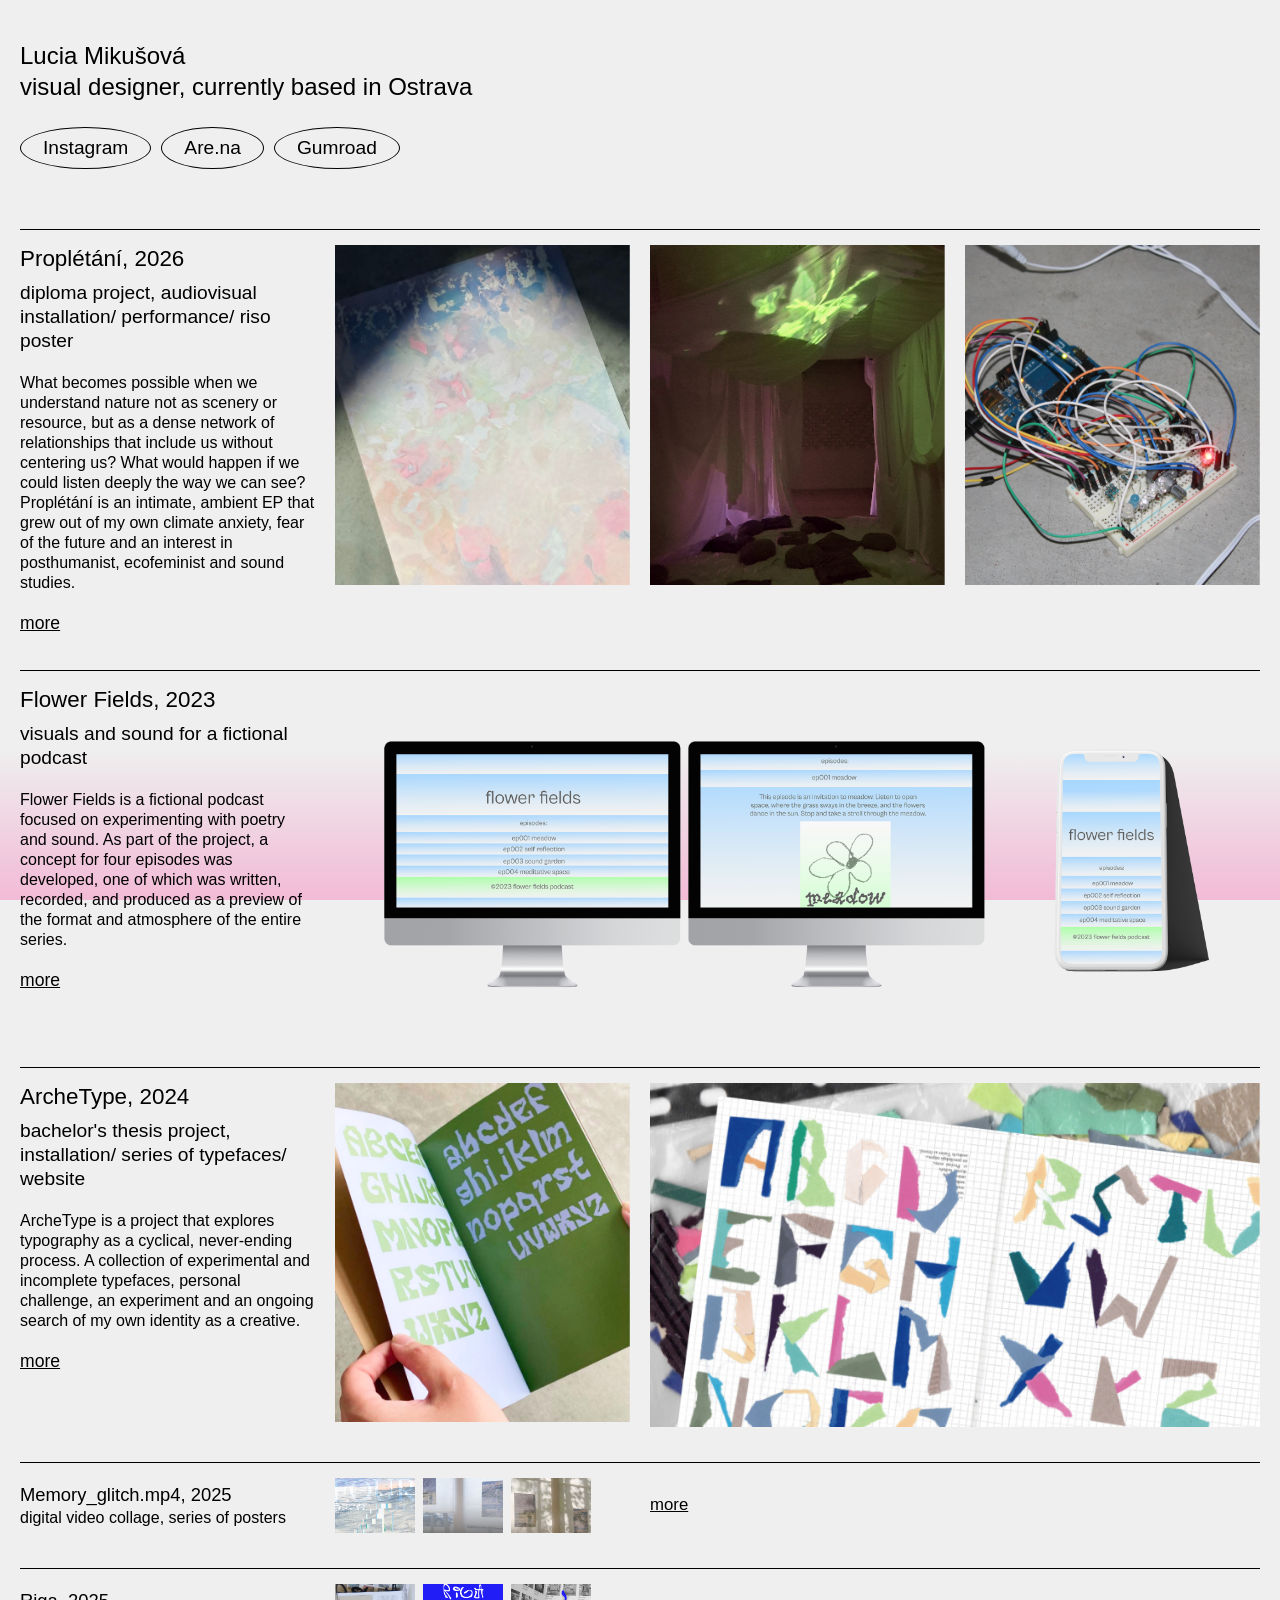
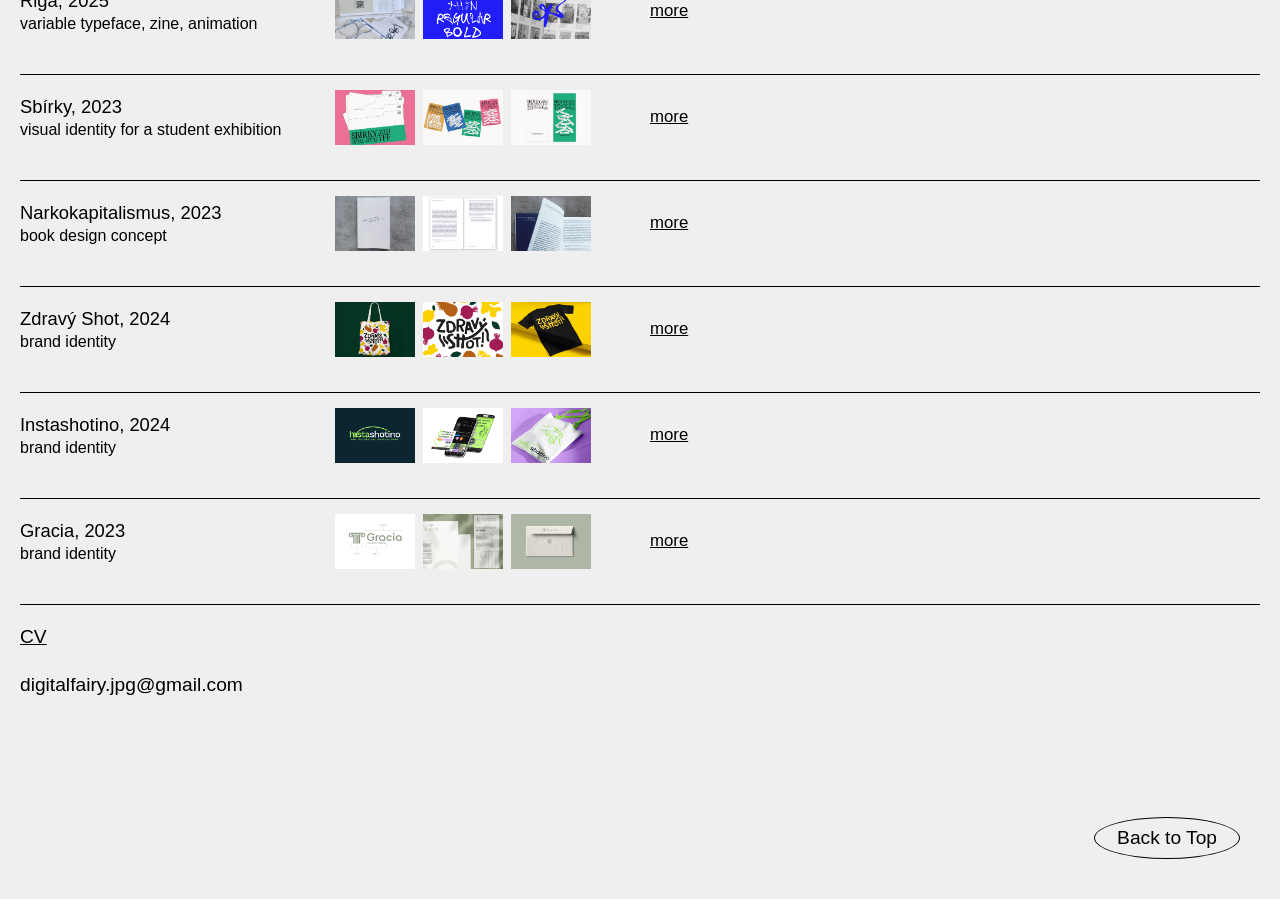
<file: index.html>
﻿<!DOCTYPE html>
<html lang="cs">
<head>
    <meta charset="UTF-8">
    <meta http-equiv="X-UA-Compatible" content="IE=edge">
    <meta name="viewport" content="width=device-width, initial-scale=1.0">
    <title>Lucia Mikušová</title>
    <link rel="stylesheet" href="style.css">

    <style>
        /* JEDNOBAREVNÝ AMBIENTNÍ PRUH NA SPODNÍ HRANĚ */
        .bottom-ambient-glow {
            position: fixed;
            bottom: 0;
            left: 0;
            width: 100%;
            height: 150px; /* Výška záře */
            pointer-events: none;
            z-index: -1;
            
            /* Pouze JEDNA barva, která se čistě vpíjí do šedého pozadí webu */
            background: linear-gradient(to top, 
                rgba(255, 0, 127, 0.22) 0%, 
                transparent 100%
            );
            
            /* Filtrování mění tuto jednu barvu (z růžové na modrou atd.) podle pozice scrollu */
            filter: hue-rotate(calc(var(--scroll, 0) * 360deg));
            transition: filter 0.1s linear;
        }
    </style>
</head>
<body>

    <!-- Jednobarevný zářící pruh -->
    <div class="bottom-ambient-glow"></div>

    <div class="wrapper" id="top">

        <div class="row bio-row">
            <div class="col-6 description">
                <p class="bio-text">
                    Lucia Mikušová 
                    <br />
                    visual designer, currently based in Ostrava
                    <br />
                </p>
                <p class="bio-links">
                    <a target="_blank" href="https://www.instagram.com/digitalfairy.jpg/?hl=en">Instagram</a>
                    <a target="_blank" href="https://www.are.na/lucia-mikusova/channels">Are.na</a>
                    <a href="https://digitalfairyjpg.gumroad.com/">Gumroad</a>
                </p>
            </div>
        </div>

        <hr class="grid-line" />
        <div class="row">
            <div class="col-3 description">
                <h1>Proplétání, 2026</h1>
                <p class="project-meta">
                    diploma project, audiovisual installation/ performance/ riso poster
                </p>
                <br />
                <p class="project-status">
                    What becomes possible when we understand nature not as scenery 
                    or resource, but as a dense network of relationships that include 
                    us without centering us? What would happen if we could listen deeply 
                    the way we can see?  Proplétání is an intimate, ambient EP that 
                    grew out of my own climate anxiety, fear of the future and an interest 
                    in posthumanist, ecofeminist and sound studies.
                </p>
                <br />
                <a href="propletani.html" target="_blank" class="project-link">more</a>
            </div>
            <div class="col-3 pics">
                <img src="Media/propletani_01.png" alt="Proplétání - Foto 1" />
            </div>
            <div class="col-3 pics">
                <img src="Media/propletani_02.png" alt="Proplétání - Foto 2" />
            </div>
            <div class="col-3 pics">
                <img src="Media/propletani_03.png" alt="Proplétání - Foto 3" />
            </div>
        </div>

        <hr class="grid-line" />
        <div class="row">
            <div class="col-3 description">
                <h1>Flower Fields, 2023</h1>
                <p class="project-meta">
                    visuals and sound for a fictional podcast
                </p>
                <br />
                <p class="project-status">
                    Flower Fields is a fictional podcast focused on experimenting 
                    with poetry and sound. As part of the project, a concept for four 
                    episodes was developed, one of which was written, recorded, 
                    and produced as a preview of the format and atmosphere 
                    of the entire series. 
                </p>
                <br />
                <a href="flowerfields.html" target="_blank" class="project-link">more</a>
            </div>
            <div class="col-9 pics">
                <img src="Media/flowerfields_01.png" alt="ArcheType - Velká fotka" />
            </div>
        </div>

        <hr class="grid-line" />
        <div class="row">
            <div class="col-3 description">
                <h1>ArcheType, 2024</h1>
                <p class="project-meta">
                    bachelor's thesis project, installation/ series of typefaces/ website
                </p>
                <br />
                <p class="project-status">
                   ArcheType is a project that explores typography as a cyclical, 
                    never-ending process. A collection of experimental and incomplete 
                    typefaces, personal challenge, an experiment and an ongoing search 
                    of my own identity as a creative.
                </p>
                <br />
                <a href="archetype.html" target="_blank" class="project-link">more</a>
            </div>
            <div class="col-3 pics">
                <img src="Media/archetype_01.png" alt="Flower Fields - Foto 1" />
            </div>
            <div class="col-6 pics">
                <img src="Media/archetype_02.png" alt="Flower Fields - Foto 2" />
            </div>
        </div>

    </div>

    <hr class="grid-line" />
    <div class="row archive-row">
        <div class="col-3 archive-meta">
            <h2>Memory_glitch.mp4, 2025</h2>
            <p class="project-meta">digital video collage, series of posters</p>
        </div>
        <div class="col-3 archive-pics">
            <img src="Media/four_01.png" alt="" />
            <img src="Media/four_02.png" alt="" />
            <img src="Media/four_03.png" alt="" />
        </div>
        <div class="col-3 archive-link">
            <a href="memoryglitch.html" target="_blank">more</a>
        </div>
    </div>

    <hr class="grid-line" />
    <div class="row archive-row">
        <div class="col-3 archive-meta">
            <h2>Riga, 2025</h2>
            <p class="project-meta">variable typeface, zine, animation </p>
        </div>
        <div class="col-3 archive-pics">
            <img src="Media/riga_01.png" alt="" />
            <img src="Media/riga_02.png" alt="" />
            <img src="Media/riga_09.png" alt="" />
        </div>
        <div class="col-3 archive-link">
            <a href="riga.html" target="_blank">more</a>
        </div>
    </div>

    <hr class="grid-line" />
    <div class="row archive-row">
        <div class="col-3 archive-meta">
            <h2>Sbírky, 2023</h2>
            <p class="project-meta">visual identity for a student exhibition</p>
        </div>
        <div class="col-3 archive-pics">
            <img src="Media/sbirky_01.png" alt="" />
            <img src="Media/sbirky_02.png" alt="" />
            <img src="Media/sbirky_03.png" alt="" />
        </div>
        <div class="col-3 archive-link">
            <a href="sbirky.html" target="_blank">more</a>
        </div>
    </div>

    <hr class="grid-line" />
    <div class="row archive-row">
        <div class="col-3 archive-meta">
            <h2>Narkokapitalismus, 2023</h2>
            <p class="project-meta">book design concept</p>
        </div>
        <div class="col-3 archive-pics">
            <img src="Media/narkokapitalismus_01.png" alt="" />
            <img src="Media/narkokapitalismus_05.png" alt="" />
            <img src="Media/narkokapitalismus_04.png" alt="" />
        </div>
        <div class="col-3 archive-link">
            <a href="narkokapitalismus.html" target="_blank">more</a>
        </div>
    </div>

    <hr class="grid-line" />
    <div class="row archive-row">
        <div class="col-3 archive-meta">
            <h2>Zdravý Shot, 2024</h2>
            <p class="project-meta">brand identity</p>
        </div>
        <div class="col-3 archive-pics">
            <img src="Media/zdravyshot_01.png" alt="" />
            <img src="Media/zdravyshot_02.png" alt="" />
            <img src="Media/zdravyshot_03.png" alt="" />
        </div>
        <div class="col-3 archive-link">
            <a href="zdravyshot.html" target="_blank">more</a>
        </div>
    </div>

    <hr class="grid-line" />
    <div class="row archive-row">
        <div class="col-3 archive-meta">
            <h2>Instashotino, 2024</h2>
            <p class="project-meta">brand identity</p>
        </div>
        <div class="col-3 archive-pics">
            <img src="Media/instashotino_01.png" alt="" />
            <img src="Media/instashotino_05.png" alt="" />
            <img src="Media/instashotino_07.png" alt="" />
        </div>
        <div class="col-3 archive-link">
            <a href="instashotino.html" target="_blank">more</a>
        </div>
    </div>

    <hr class="grid-line" />
    <div class="row archive-row">
        <div class="col-3 archive-meta">
            <h2>Gracia, 2023</h2>
            <p class="project-meta">brand identity</p>
        </div>
        <div class="col-3 archive-pics">
            <img src="Media/gracia_01.png" alt="" />
            <img src="Media/gracia_06.png" alt="" />
            <img src="Media/gracia_04.png" alt="" />
        </div>
        <div class="col-3 archive-link">
            <a href="gracia.html" target="_blank">more</a>
        </div>
    </div>

    <hr class="grid-line" />
    <div class="row cv-row">
        <div class="col-3 description">
            <p>
                <a href="CV.html" target="_blank" class="cv-link">CV</a>
                <br /><br />
                <span class="email-text">digitalfairy.jpg@gmail.com</span>
            </p>
        </div>
    </div>

    <div style="display: flex; justify-content: flex-end; padding: 40px 20px 20px 0; clear: both;">
        <a href="#top" class="back-to-top" style="position: static !important; float: none !important;">Back to Top</a>
    </div>

    <!-- JAVASCRIPT -->
    <script>
        window.addEventListener('scroll', () => {
            const maxScroll = document.documentElement.scrollHeight - window.innerHeight;
            if (maxScroll <= 0) return;
            const scrollPercent = window.scrollY / maxScroll;
            document.documentElement.style.setProperty('--scroll', scrollPercent);
        });
    </script>

</body>
</html>
</file>
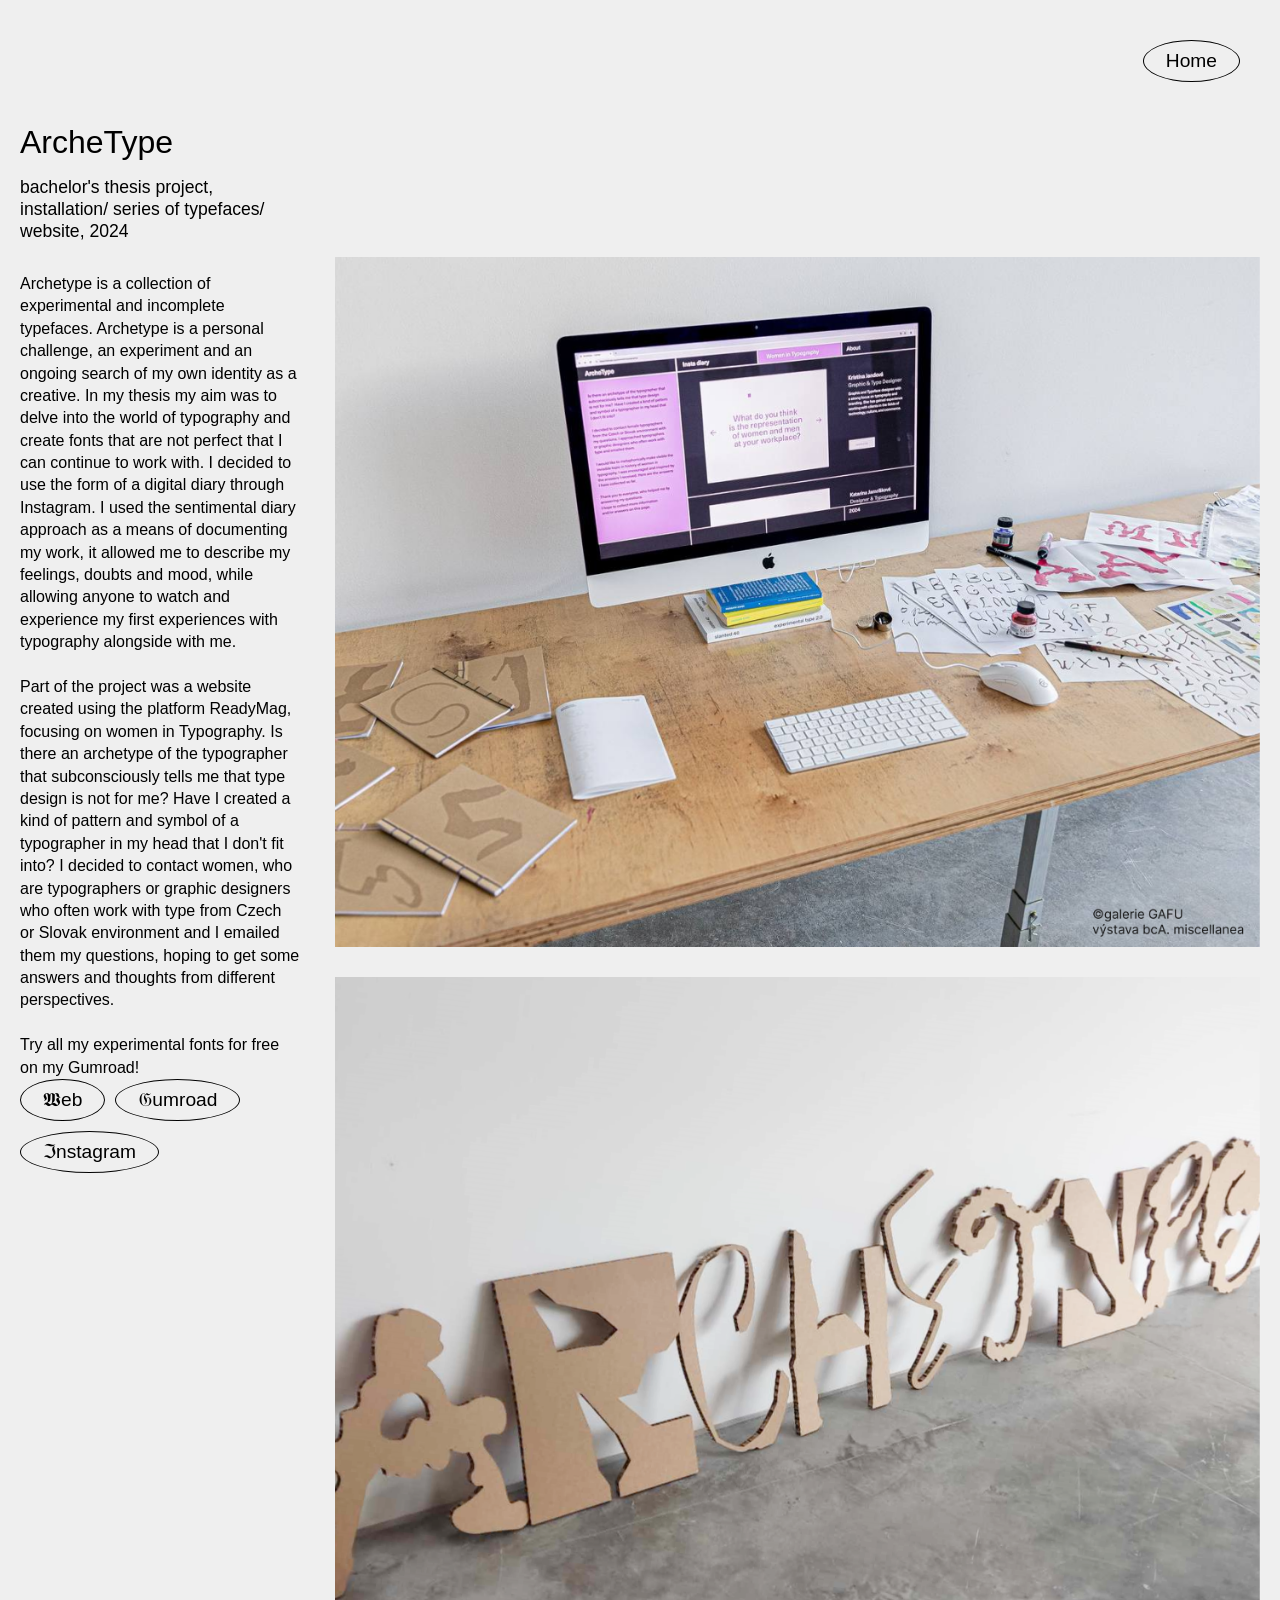
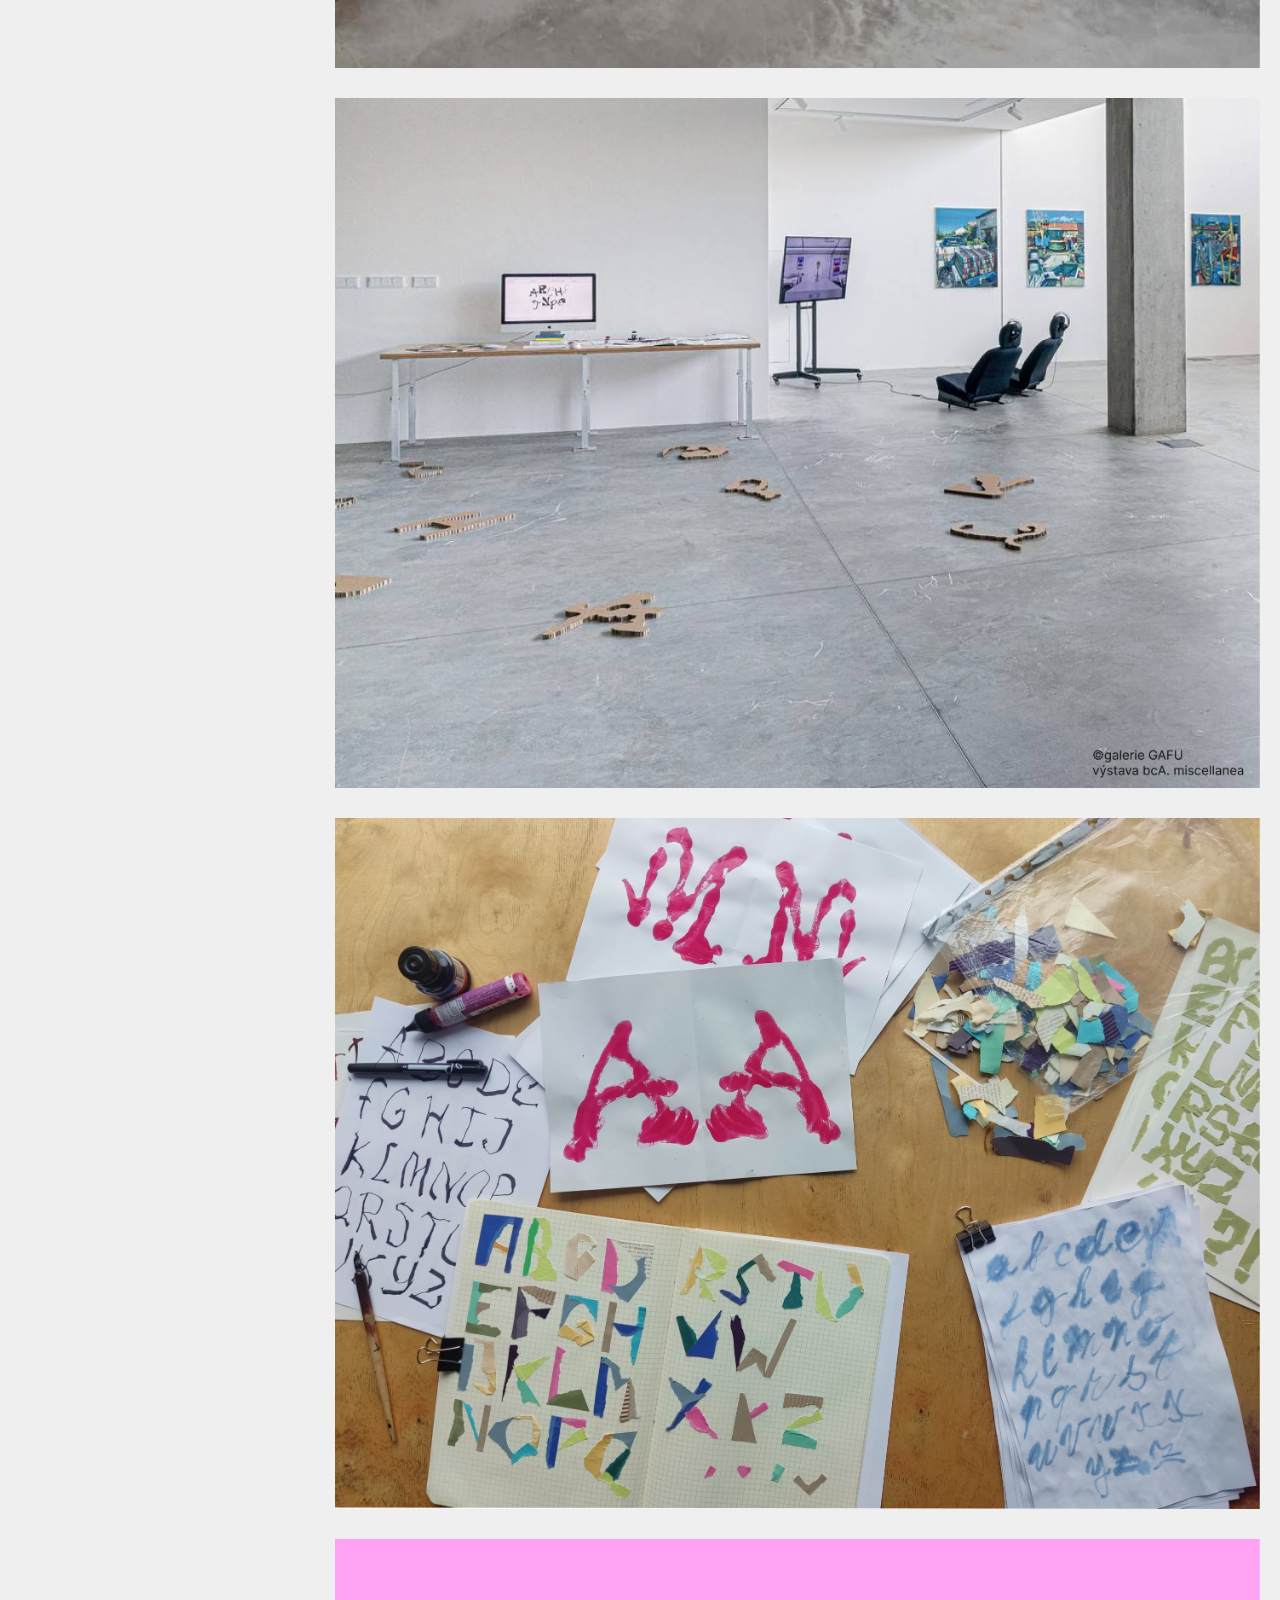
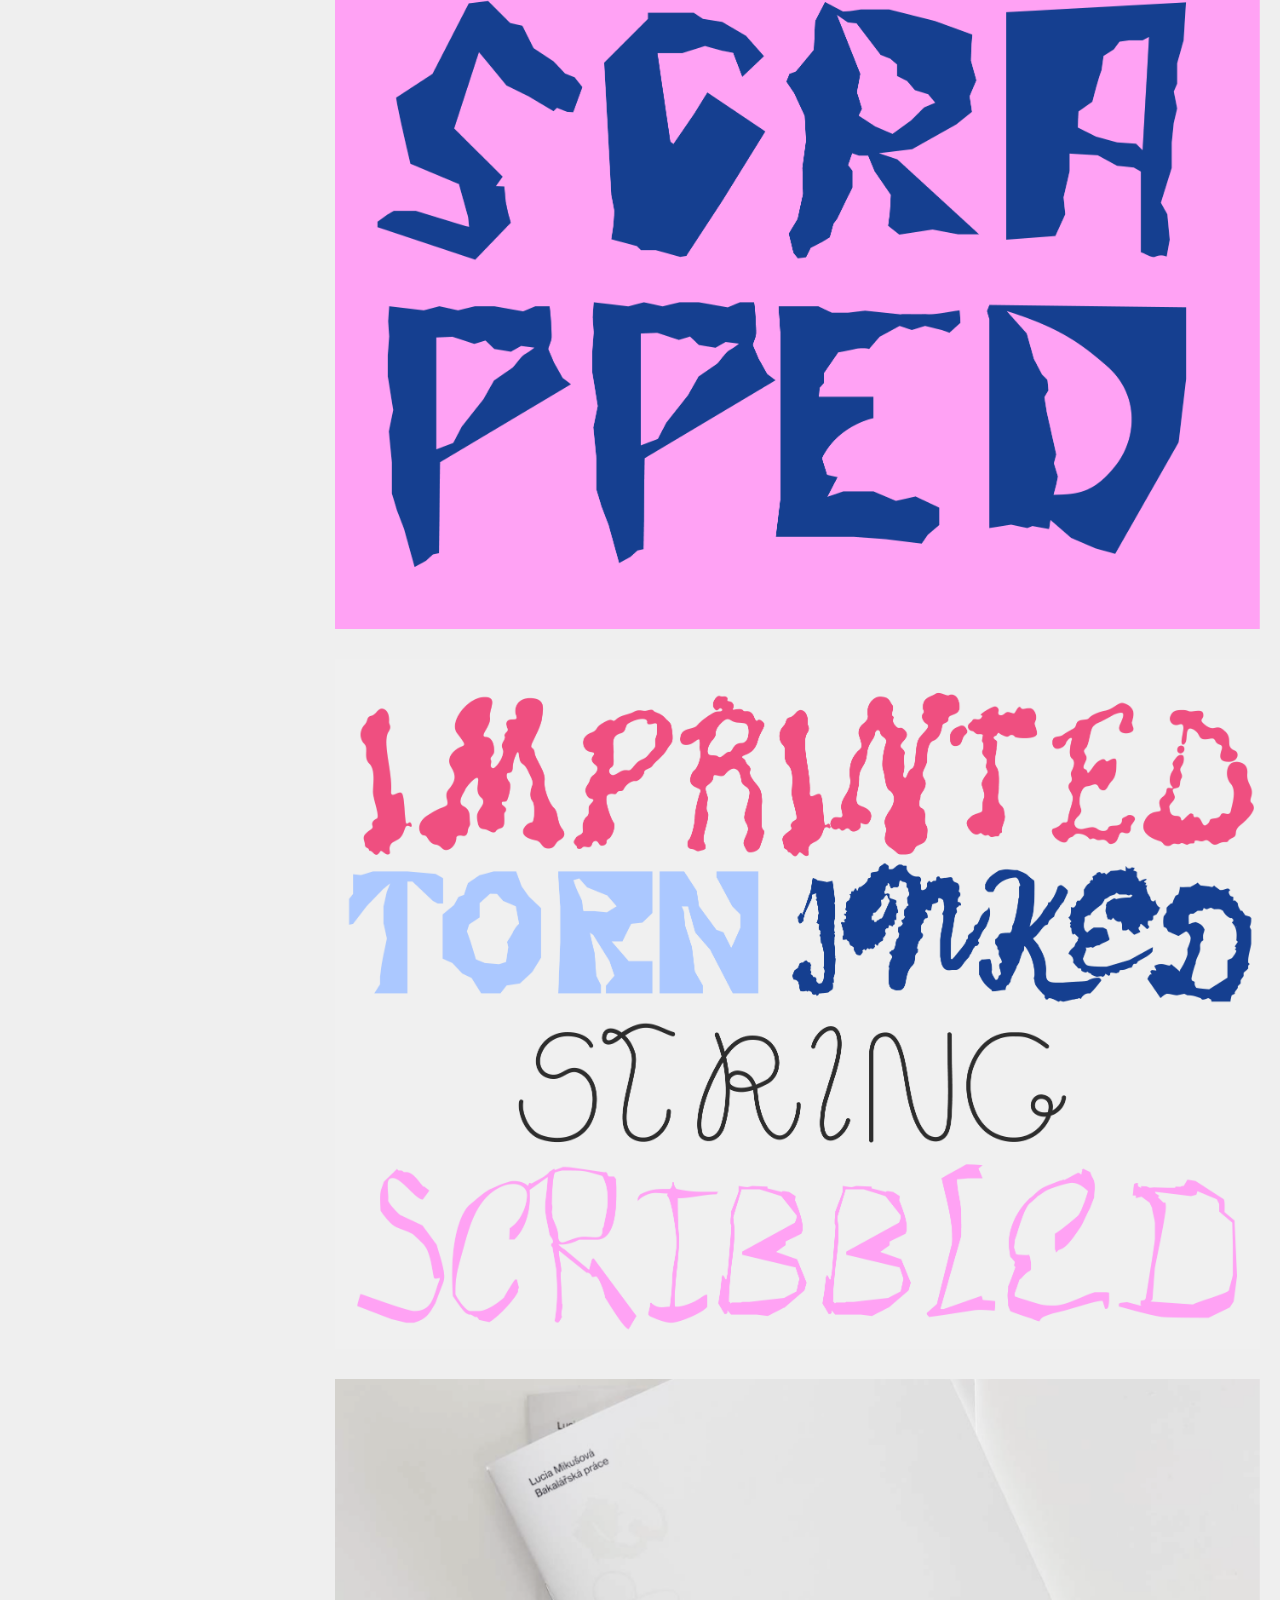
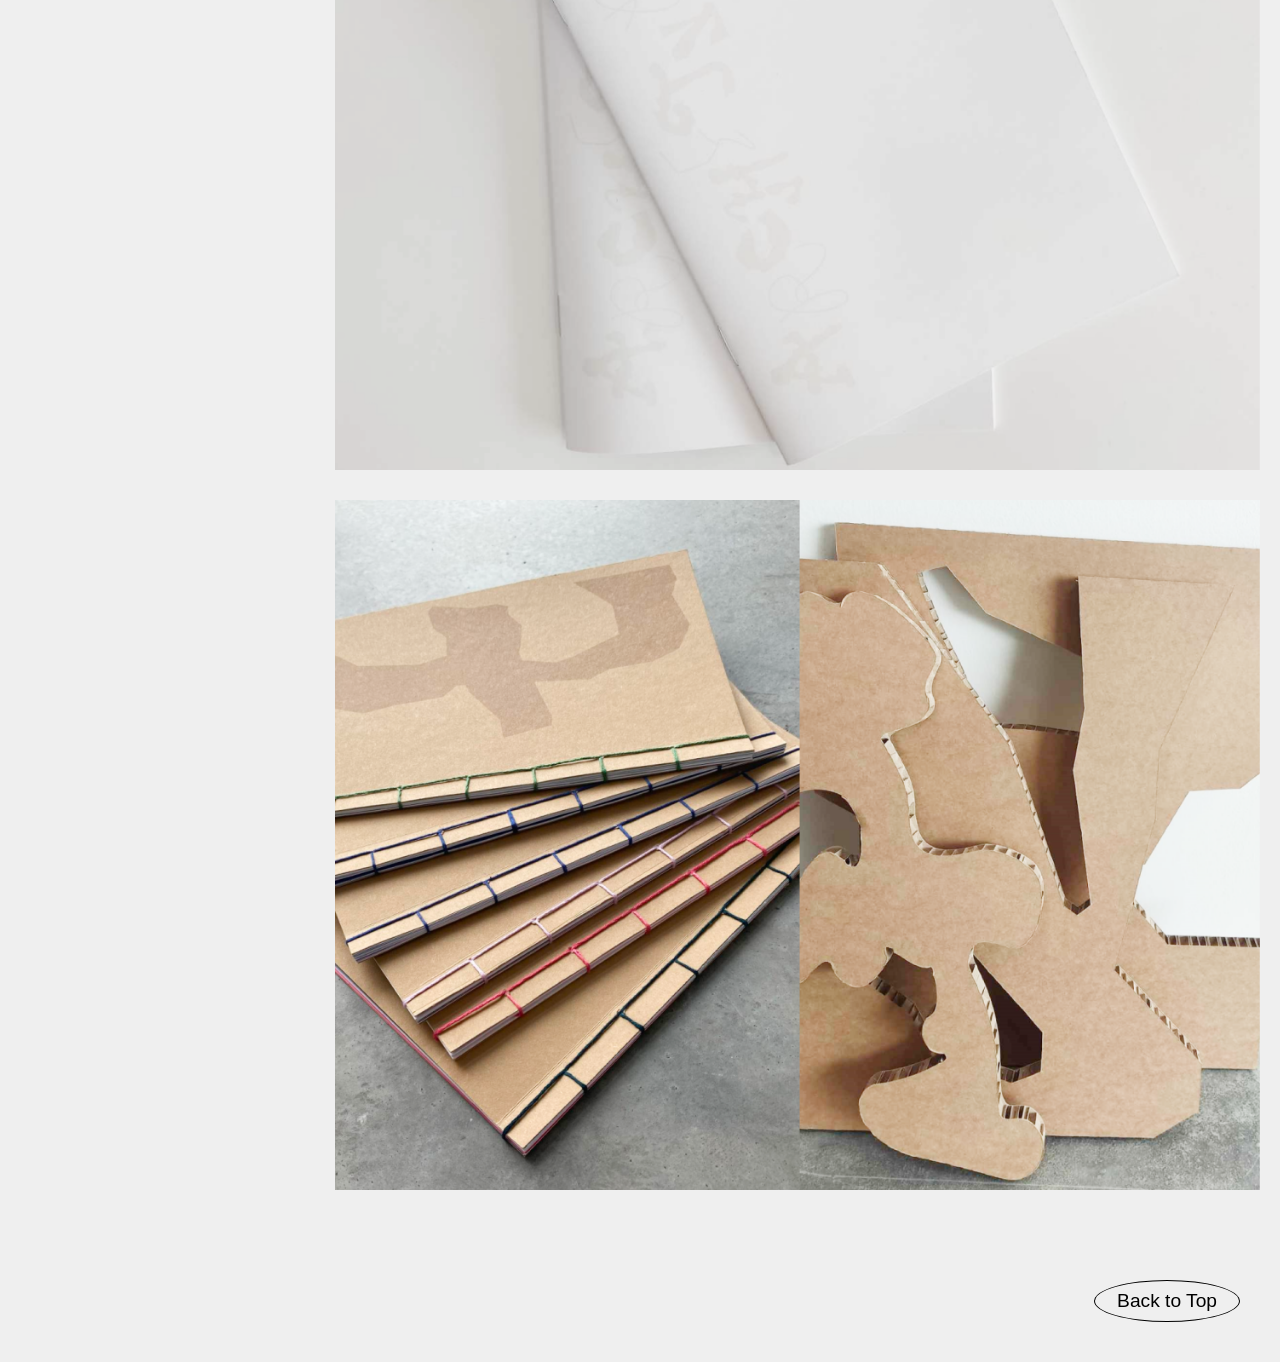
<file: archetype.html>
﻿<!DOCTYPE html>
<html lang="cs">
<head>
    <meta charset="UTF-8">
    <meta http-equiv="X-UA-Compatible" content="IE=edge">
    <meta name="viewport" content="width=device-width, initial-scale=1.0">
    <title>ArcheType — Detail Projektu</title>
    <link rel="stylesheet" href="style.css">

    <style>
        body {
            margin: 0;
        }

        /* MATEMATICKY PŘESNÉ ZAROVNÁNÍ S ODSTAVCEM */
        .subpage-pics {
            padding-top: 155px !important; /* Aktualizováno na 155px pro dokonalé lícování */
        }

        /* Na mobilech padá vše pod sebe, takže horní mezeru u fotek zrušíme */
        @media (max-width: 800px) {
            .subpage-pics {
                padding-top: 10px !important;
            }
        }
    </style>
</head>
<body>

    <div style="display: flex; justify-content: flex-end; padding: 20px 20px 0 0; clear: both;">
        <a href="index.html" class="back-to-top" style="position: static !important; float: none !important;">Home</a>
    </div>

    <div class="wrapper" id="top" style="padding-top: 20px;">

        <div class="row" style="align-items: flex-start;">

            <div class="col-3 description" style="padding-top: 20px; padding-right: 25px;">
                <h1 style="font-size: 2rem; margin-bottom: 15px; font-weight: normal;">ArcheType</h1>

                <p class="project-meta" style="font-size: 1.1rem; margin-bottom: 30px; color: #000000;">
                    bachelor's thesis project, installation/ series of typefaces/ website, 2024
                </p>

                <p class="project-status" style="font-size: 1.1rem; line-height: 1.4; color: #000000;">
                    Archetype is a collection of experimental and incomplete typefaces. 
                    Archetype is a personal challenge, an experiment and an ongoing 
                    search of my own identity as a creative. In my thesis my aim was
                    to delve into the world of typography and create fonts that are 
                    not perfect that I can continue to work with. I decided to use
                    the form of a digital diary through Instagram. I used the sentimental 
                    diary approach as a means of documenting my work, it allowed me to 
                    describe my feelings, doubts and mood, while allowing anyone to watch 
                    and experience my first experiences with typography alongside with me.
                    <br /><br />
                    Part of the project was a website created using the platform ReadyMag, 
                    focusing on women in Typography. Is there an archetype of the typographer 
                    that subconsciously tells me that type design is not for me?  Have I created 
                    a kind of pattern and symbol of a typographer in my head that I don't fit into? 
                    I decided to contact women, who are typographers or graphic designers who often work with type from 
                    Czech or Slovak environment and I emailed them my questions, hoping to get some answers and thoughts 
                    from different perspectives. 
                    <br /><br />
                    Try all my experimental fonts for free on my Gumroad!
                </p>

                <p class="bio-links">
                    <a target="_blank" href="https://readymag.website/luciamikusova/ArcheType/">𝖂eb</a>
                    <a target="_blank" href="https://digitalfairyjpg.gumroad.com/?section=WfBFa6hey_EYH9PYxFQn9Q%3D%3D">𝔊umroad</a>
                    <a target="_blank" href="https://www.instagram.com/exp.type/?hl=en">ℑnstagram</a>
                </p>
            </div>

            <div class="col-9 pics subpage-pics">
                <img src="Media/archetype_03.png" alt="Proplétání - Detail 1" style="aspect-ratio: 2894 / 2160; object-fit: cover; margin-bottom: 30px; width: 100%; height: auto;" />
                <img src="Media/archetype_04.png" alt="Proplétání - Detail 2" style="aspect-ratio: 2894 / 2160; object-fit: cover; margin-bottom: 30px; width: 100%; height: auto;" />
                <img src="Media/archetype_05.png" alt="Proplétání - Detail 3" style="aspect-ratio: 2894 / 2160; object-fit: cover; margin-bottom: 30px; width: 100%; height: auto;" />
                <img src="Media/archetype_06.png" alt="Proplétání - Detail 3" style="aspect-ratio: 2894 / 2160; object-fit: cover; margin-bottom: 30px; width: 100%; height: auto;" />
                <img src="Media/archetype_07.png" alt="Proplétání - Detail 3" style="aspect-ratio: 2894 / 2160; object-fit: cover; margin-bottom: 30px; width: 100%; height: auto;" />
                <img src="Media/archetype_08.png" alt="Proplétání - Detail 3" style="aspect-ratio: 2894 / 2160; object-fit: cover; margin-bottom: 30px; width: 100%; height: auto;" />
                <img src="Media/archetype_09.png" alt="Proplétání - Detail 3" style="aspect-ratio: 2894 / 2160; object-fit: cover; margin-bottom: 30px; width: 100%; height: auto;" />
                <img src="Media/archetype_10.png" alt="Proplétání - Detail 3" style="aspect-ratio: 2894 / 2160; object-fit: cover; margin-bottom: 30px; width: 100%; height: auto;" />
            </div>

        </div>

    </div>

    <div style="display: flex; justify-content: flex-end; padding: 40px 20px 20px 0; clear: both;">
        <a href="#top" class="back-to-top" style="position: static !important; float: none !important;">Back to Top</a>
    </div>

</body>
</html>
</file>
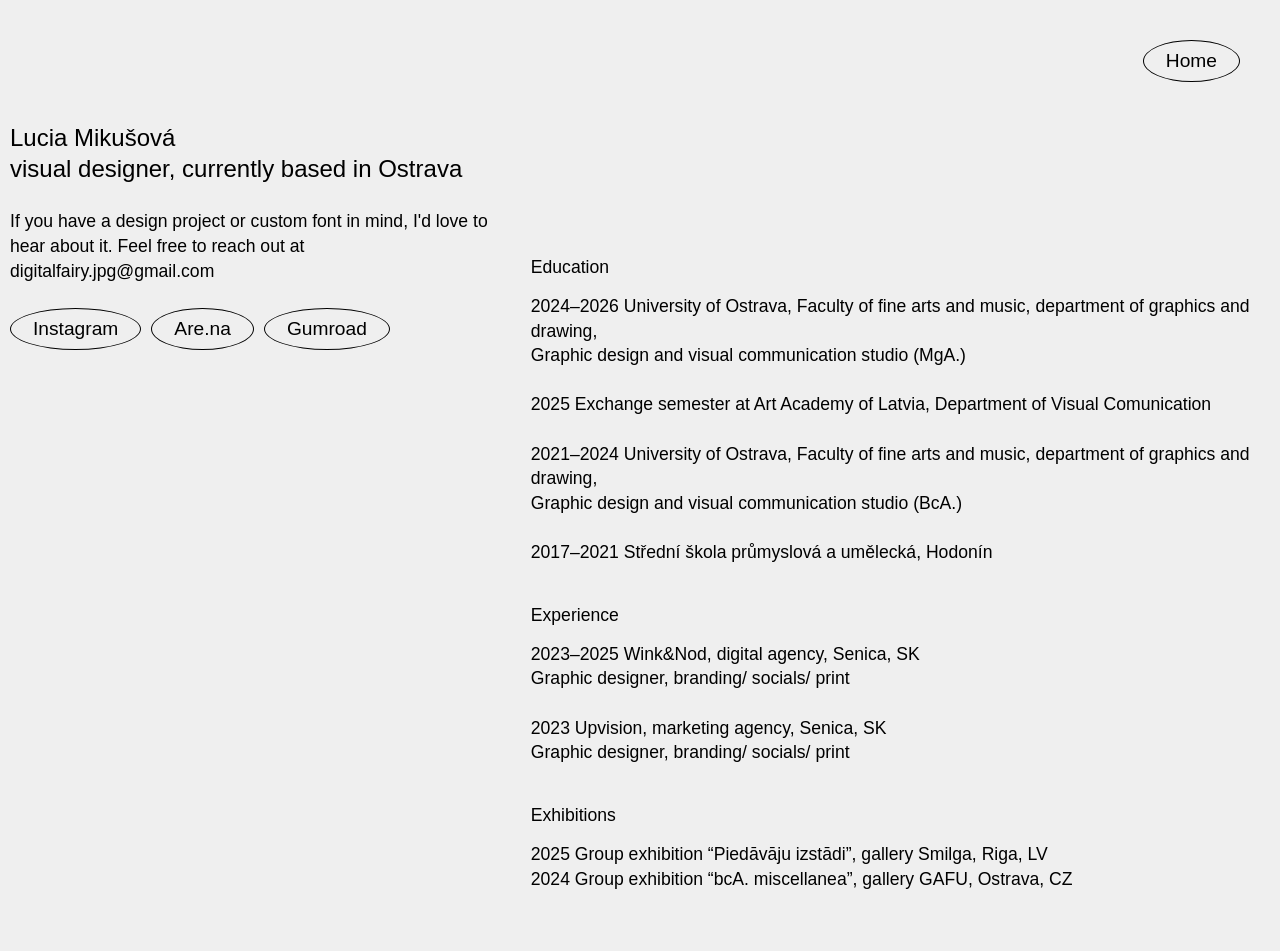
<file: CV.html>
﻿<!DOCTYPE html>
<html lang="cs">
<head>
    <meta charset="UTF-8">
    <meta http-equiv="X-UA-Compatible" content="IE=edge">
    <meta name="viewport" content="width=device-width, initial-scale=1.0">
    <title>Lucia Mikušová — CV</title>
    <link rel="stylesheet" href="style.css">

    <style>
        /* NASTAVENÍ PROSTORU PRO SLOUPCE PŘESNĚ PODLE OBRÁZKU */
        .col-left-cv {
            flex: 0 0 42% !important;
            max-width: 42% !important;
            padding-top: 20px;
            padding-right: 25px;
            text-align: left;
        }

        .col-right-cv {
            flex: 0 0 58% !important;
            max-width: 58% !important;
            padding-top: 155px !important; /* Přesný vertikální odskok textu dolů */
            text-align: left;
        }

        /* ŘÁDEK PRO ODKAZY - drží je striktně v jedné lince vedle sebe */
        .bio-links-inline {
            display: flex !important;
            gap: 10px !important;
            flex-wrap: nowrap !important; 
            margin-top: 25px;
        }

        /* RESPONSIVITA PRO MOBILY */
        @media (max-width: 800px) {
            .col-left-cv, .col-right-cv {
                flex: 0 0 100% !important;
                max-width: 100% !important;
            }
            .col-right-cv {
                padding-top: 40px !important;
            }
            .bio-links-inline {
                flex-wrap: wrap !important;
            }
        }
    </style>
</head>
<body>

    <!-- TLAČÍTKO HOME -->
    <div style="display: flex; justify-content: flex-end; padding: 20px 20px 0 20px; clear: both;">
        <a href="index.html" class="back-to-top" style="position: static !important;">Home</a>
    </div>

    <!-- WRAPPER -->
    <div class="wrapper" id="top" style="padding-top: 20px;">
        <div class="row" style="align-items: flex-start; display: flex; width: 100%;">

            <!-- LEVÝ PANEL (Jméno a bio převzato z indexu pro stejnou velikost) -->
            <div class="col-left-cv">
                
                <!-- Použití původní třídy z indexu pro identické zvětšení jména a popisku -->
                <p class="bio-text" style="color: #000000;">
                    Lucia Mikušová 
                    <br />
                    visual designer, currently based in Ostrava
                </p>

                <p style="font-size: 1.1rem; margin-top: 25px; margin-bottom: 0; color: #000000; line-height: 1.4;">
                   If you have a design project or custom font in mind, I'd love to hear about it. Feel free to reach out at digitalfairy.jpg@gmail.com
                </p>

                <!-- Tlačítka seřazená v jedné lince -->
                <div class="bio-links-inline bio-links">
                    <a target="_blank" href="https://www.instagram.com/digitalfairy.jpg/?hl=en">Instagram</a>
                    <a target="_blank" href="https://www.are.na/lucia-mikusova/channels">Are.na</a>
                    <a href="https://digitalfairyjpg.gumroad.com/">Gumroad</a>
                </div>
            </div>

            <!-- PRAVÝ PANEL (Obsah CV) -->
            <div class="col-right-cv">

                <div style="margin-bottom: 40px;">
                    <h2 style="font-size: 1.1rem; margin-bottom: 15px; font-weight: normal; color: #000000;">Education</h2>
                    <p style="font-size: 1.1rem; line-height: 1.4; color: #000000;">
                        2024–2026 University of Ostrava, Faculty of fine arts and music, department of graphics and drawing, 
                        <br />
                        Graphic design and visual communication studio (MgA.)
                        <br /><br />
                        2025 Exchange semester at Art Academy of Latvia, Department of Visual Comunication
                        <br /><br />
                        2021–2024 University of Ostrava, Faculty of fine arts and music, department of graphics and drawing, 
                        <br />
                        Graphic design and visual communication studio (BcA.)
                        <br /><br />
                        2017–2021 Střední škola průmyslová a umělecká, Hodonín
                    </p>
                </div>

                <div style="margin-bottom: 40px;">
                    <h2 style="font-size: 1.1rem; margin-bottom: 15px; font-weight: normal; color: #000000;">Experience</h2>
                    <p style="font-size: 1.1rem; line-height: 1.4; color: #000000;">
                        2023–2025 Wink&Nod, digital agency, Senica, SK
                        <br />
                        Graphic designer, branding/ socials/ print
                        <br /><br />
                        2023 Upvision, marketing agency, Senica, SK 
                        <br />
                        Graphic designer, branding/ socials/ print
                    </p>
                </div>

                <div style="margin-bottom: 40px;">
                    <h2 style="font-size: 1.1rem; margin-bottom: 15px; font-weight: normal; color: #000000;">Exhibitions</h2>
                    <p style="font-size: 1.1rem; line-height: 1.4; color: #000000;">
                        2025 Group exhibition “Piedāvāju izstādi”, gallery Smilga, Riga, LV
                        <br />
                        2024 Group exhibition “bcA. miscellanea”, gallery GAFU, Ostrava, CZ
                    </p>
                </div>

            </div> <!-- /col-right-cv -->
        </div> <!-- /row -->
    </div> <!-- /wrapper -->

</body>
</html>
</file>
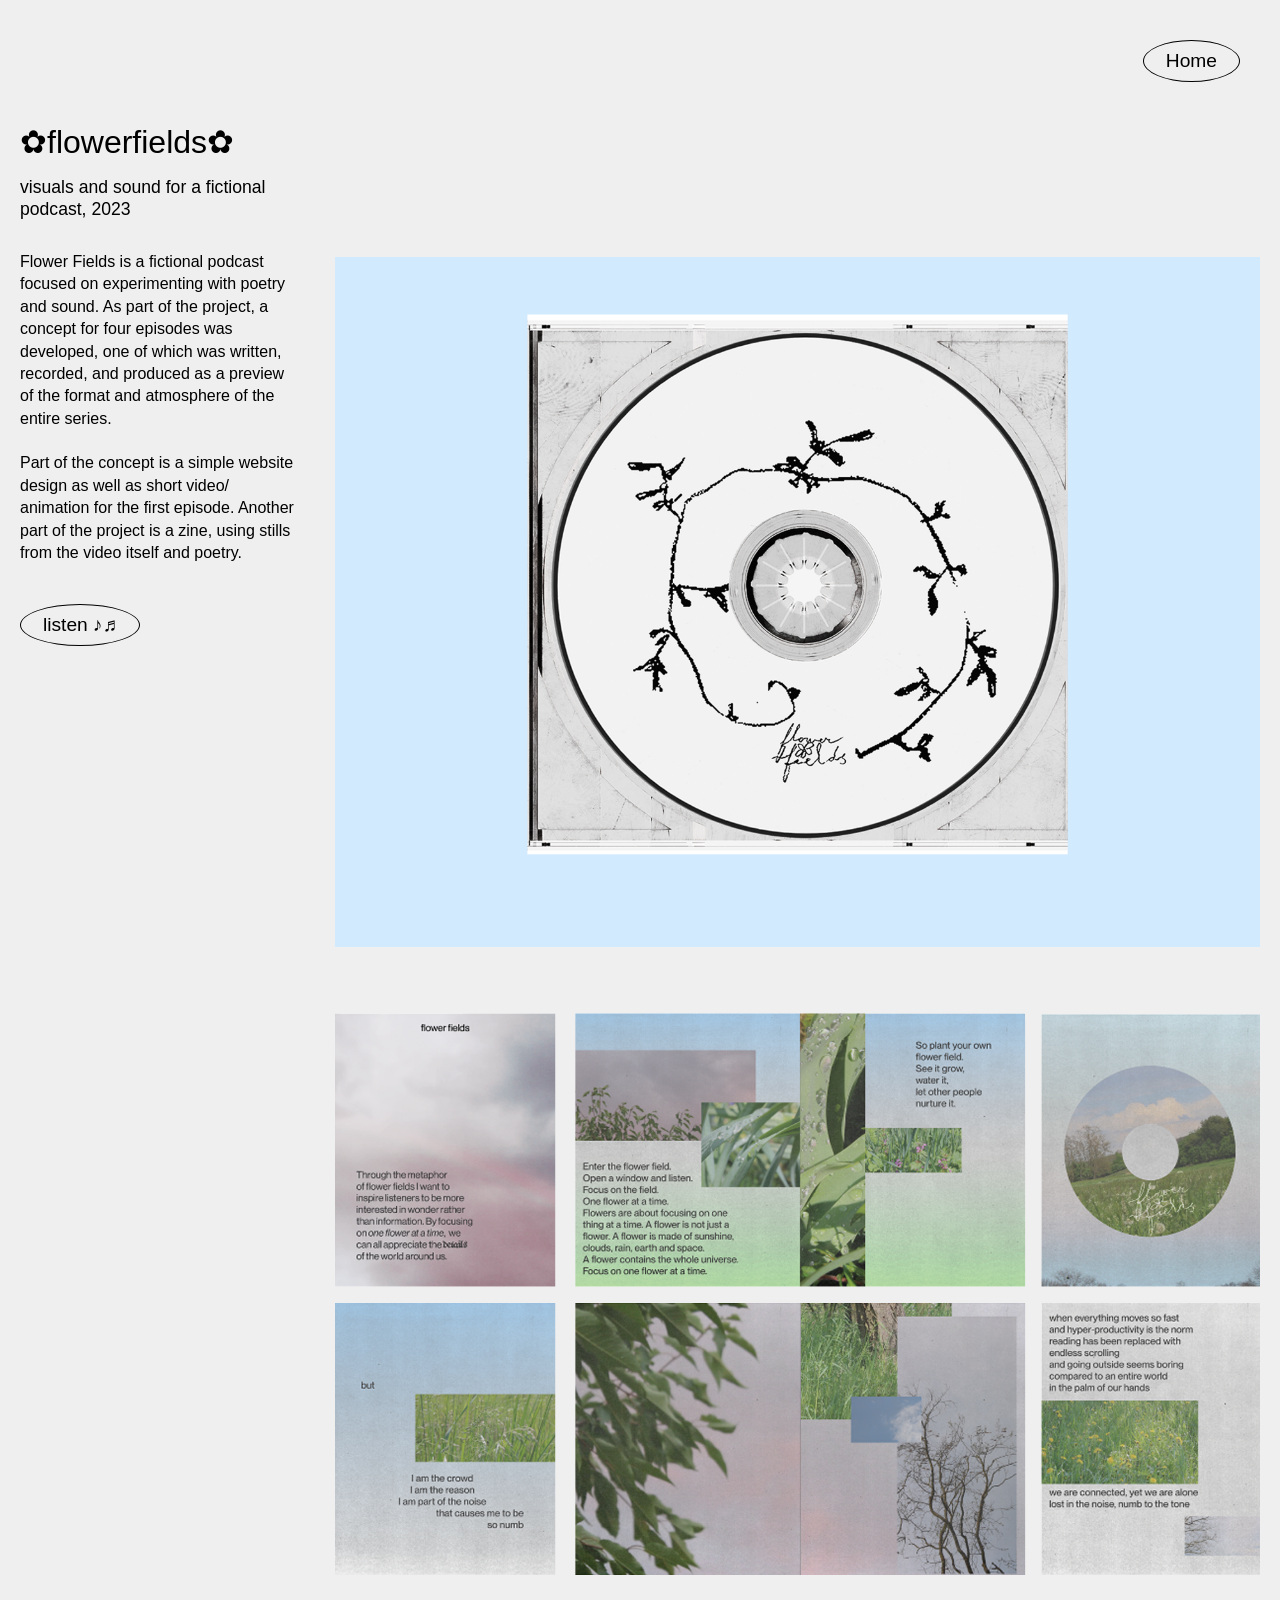
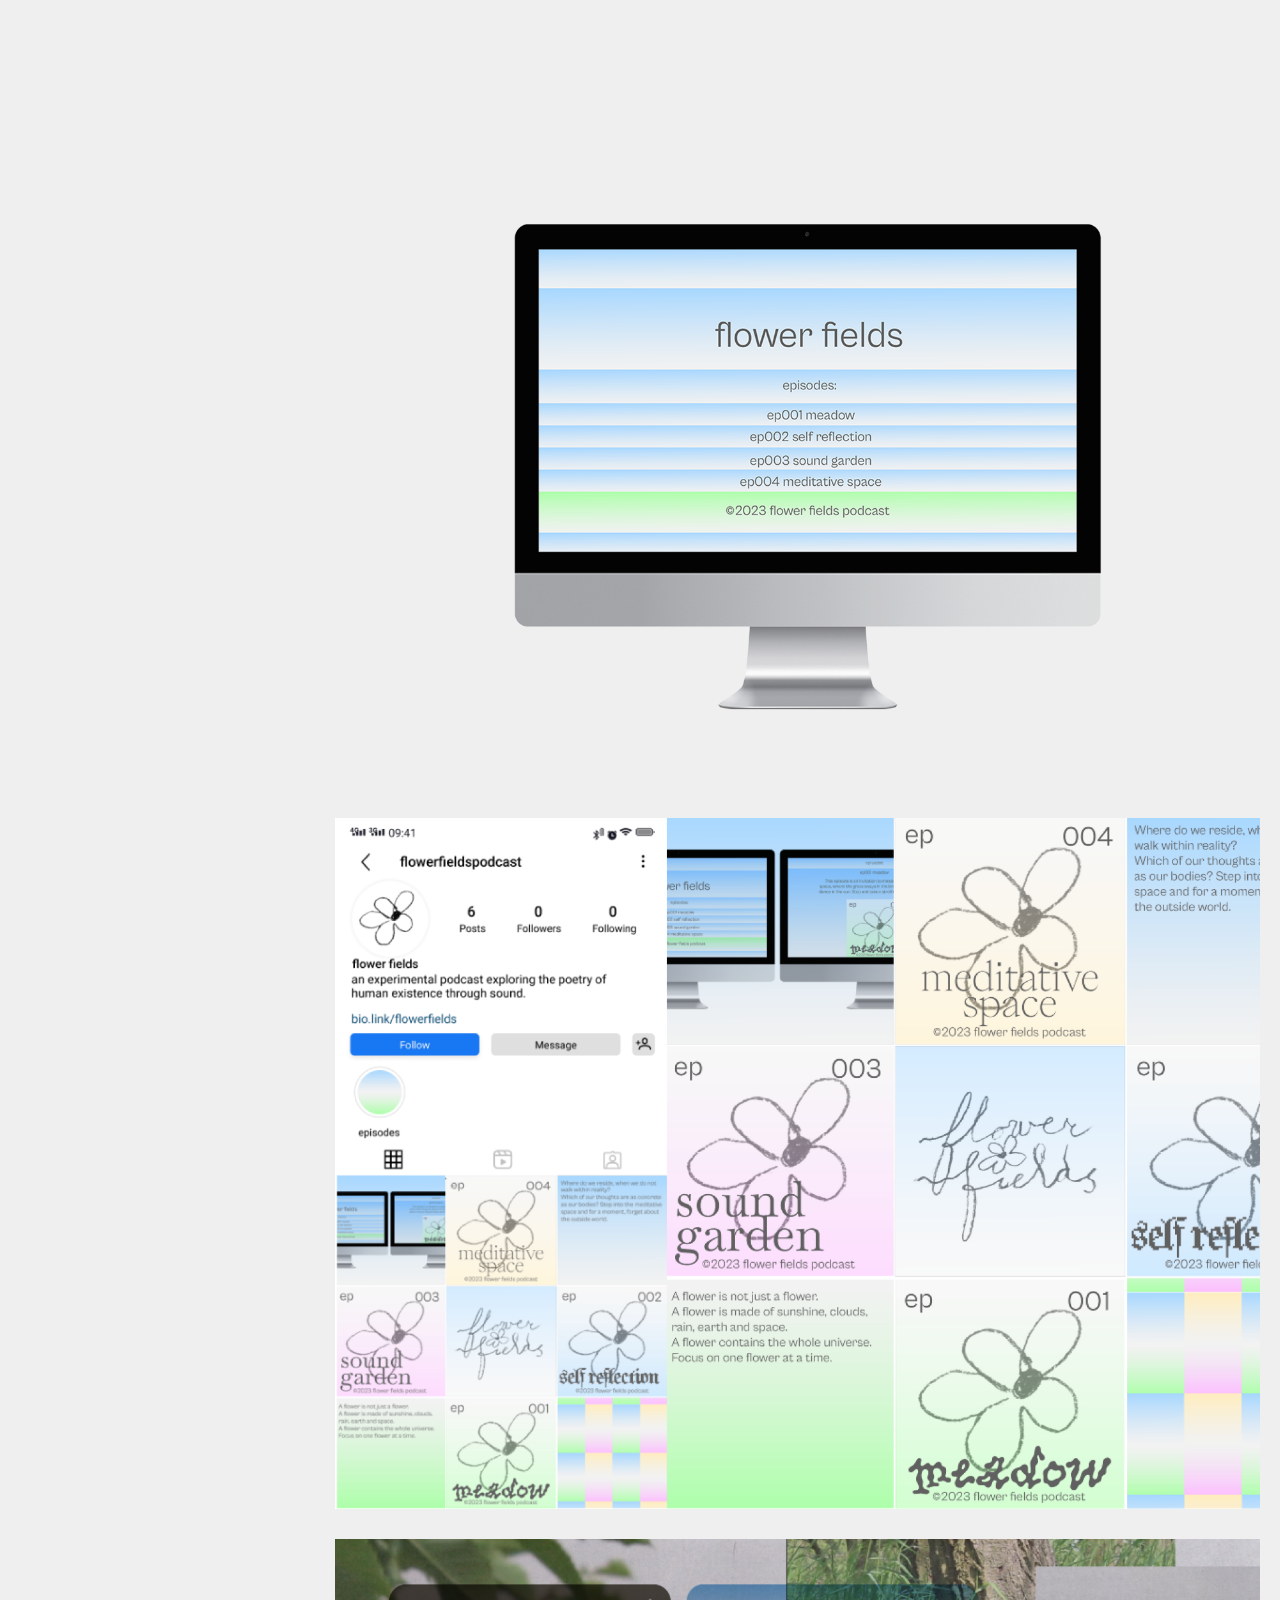
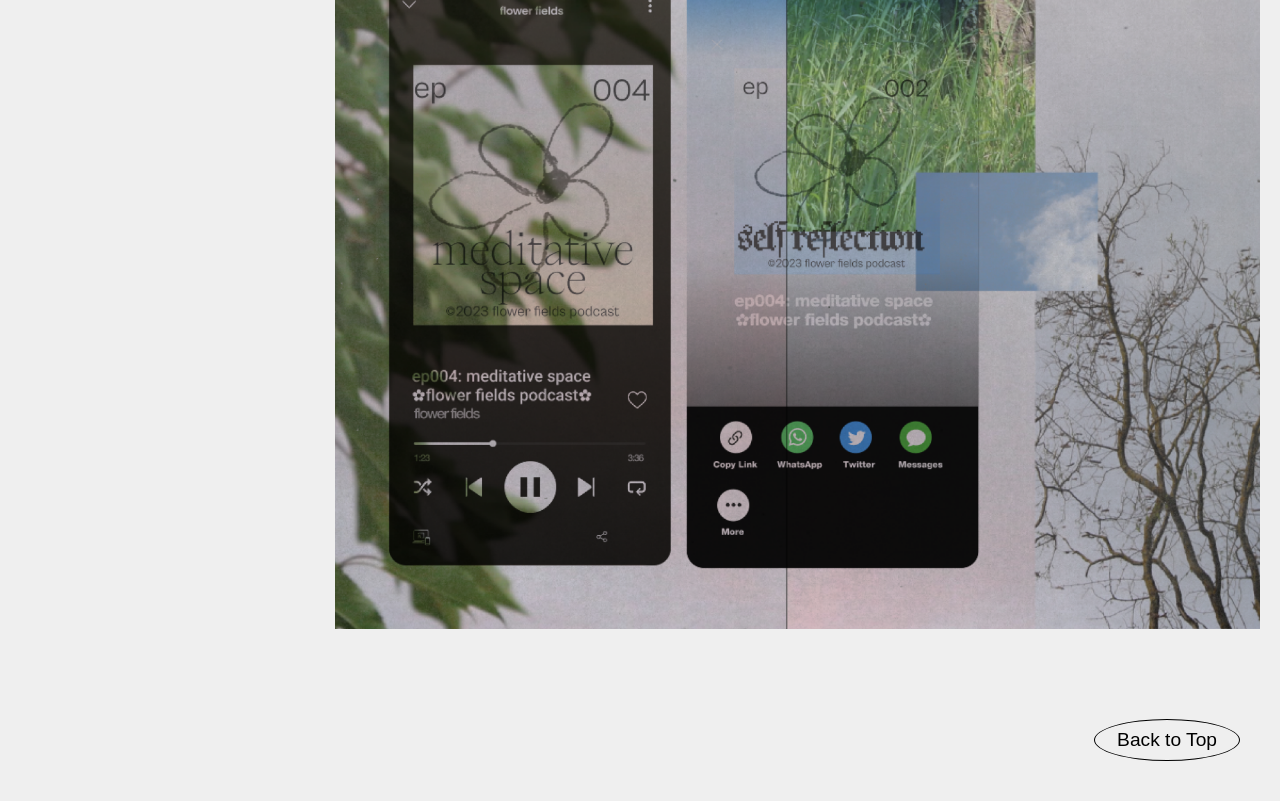
<file: flowerfields.html>
﻿<!DOCTYPE html>
<html lang="cs">
<head>
    <meta charset="UTF-8">
    <meta http-equiv="X-UA-Compatible" content="IE=edge">
    <meta name="viewport" content="width=device-width, initial-scale=1.0">
    <title>Flower Fields — Detail Projektu</title>
    <link rel="stylesheet" href="style.css">

    <style>
        body {
            margin: 0;
        }

        /* MATEMATICKY PŘESNÉ ZAROVNÁNÍ S ODSTAVCEM */
        .subpage-pics {
            padding-top: 155px !important; 
        }

        @media (max-width: 800px) {
            .subpage-pics {
                padding-top: 10px !important;
            }
        }
    </style>
</head>
<body>

    <div style="display: flex; justify-content: flex-end; padding: 20px 20px 0 0; clear: both;">
        <a href="index.html" class="back-to-top" style="position: static !important; float: none !important;">Home</a>
    </div>

    <div class="wrapper" id="top" style="padding-top: 20px;">

        <div class="row" style="align-items: flex-start;">

            <div class="col-3 description" style="padding-top: 20px; padding-right: 25px;">
                <h1 style="font-size: 2rem; margin-bottom: 15px; font-weight: normal;">✿flowerfields✿</h1>

                <p class="project-meta" style="font-size: 1.1rem; margin-bottom: 30px; color: #000000;">
                    visuals and sound for a fictional podcast, 2023
                </p>

                <p class="project-status" style="font-size: 1.1rem; line-height: 1.4; color: #000000;">
                    Flower Fields is a fictional podcast focused on experimenting 
                    with poetry and sound. As part of the project, a concept for four 
                    episodes was developed, one of which was written, recorded, 
                    and produced as a preview of the format and atmosphere 
                    of the entire series. 
                    <br /><br />
                    Part of the concept is a simple website design as well as short 
                    video/ animation for the first episode. Another part of the project
                    is a zine, using stills from the video itself and poetry.
                </p>
                <br /><br />

                <p class="bio-links">
                    <a target="_blank" href="https://www.youtube.com/watch?v=Ip647RpjulA">listen ♪♬</a>
                </p>
            </div>

            <div class="col-9 pics subpage-pics">
                <img src="Media/flowerfields_03.png" alt="Proplétání - Detail 1" style="aspect-ratio: 2894 / 2160; object-fit: cover; margin-bottom: 30px; width: 100%; height: auto;" />
                <img src="Media/flowerfields_02.png" alt="Proplétání - Detail 2" style="aspect-ratio: 2894 / 2160; object-fit: cover; margin-bottom: 30px; width: 100%; height: auto;" />
                <img src="Media/flowerfields_04.png" alt="Proplétání - Detail 3" style="aspect-ratio: 2894 / 2160; object-fit: cover; margin-bottom: 30px; width: 100%; height: auto;" />
                <img src="Media/flowerfields_05.png" alt="Proplétání - Detail 3" style="aspect-ratio: 2894 / 2160; object-fit: cover; margin-bottom: 30px; width: 100%; height: auto;" />
                <img src="Media/flowerfields_06.png" alt="Proplétání - Detail 3" style="aspect-ratio: 2894 / 2160; object-fit: cover; margin-bottom: 30px; width: 100%; height: auto;" />
            </div>

        </div>

    </div> 

    <div style="display: flex; justify-content: flex-end; padding: 40px 20px 20px 0; clear: both;">
        <a href="#top" class="back-to-top" style="position: static !important; float: none !important;">Back to Top</a>
    </div>

</body>
</html>
</file>
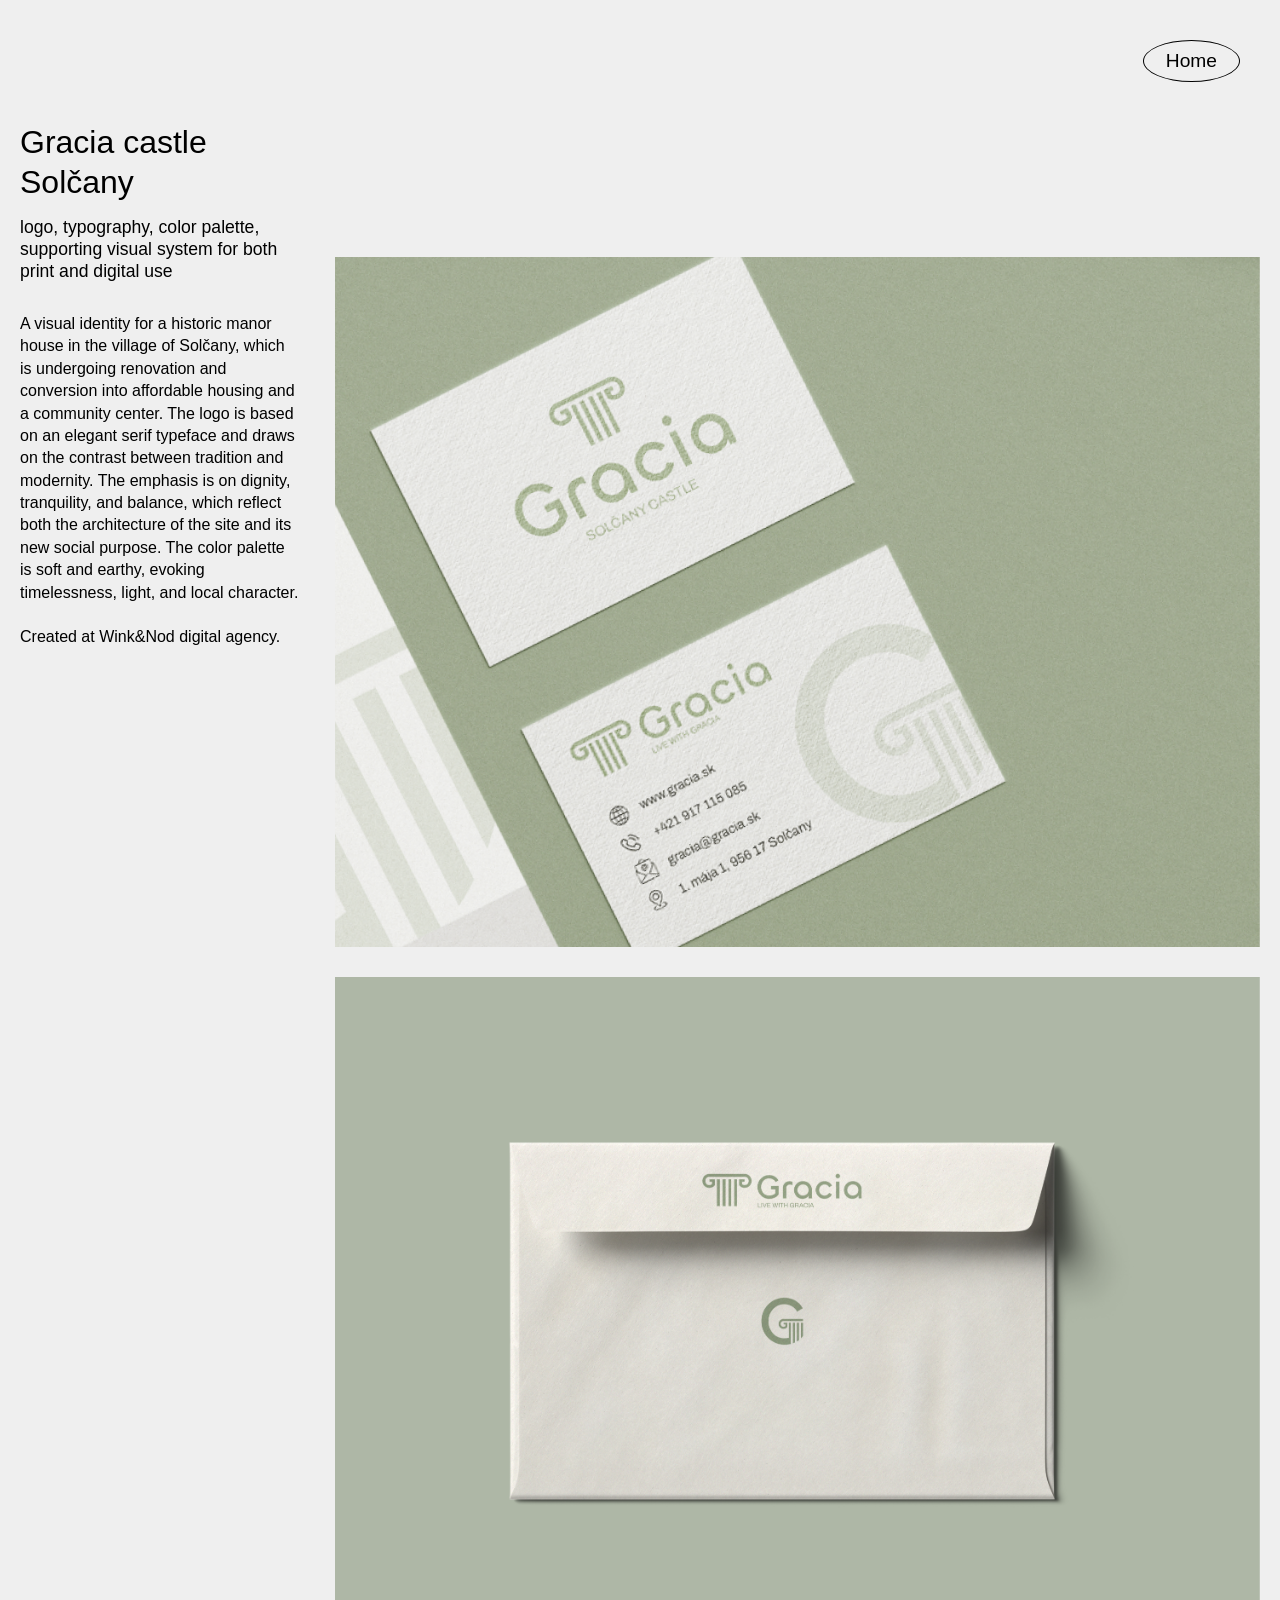
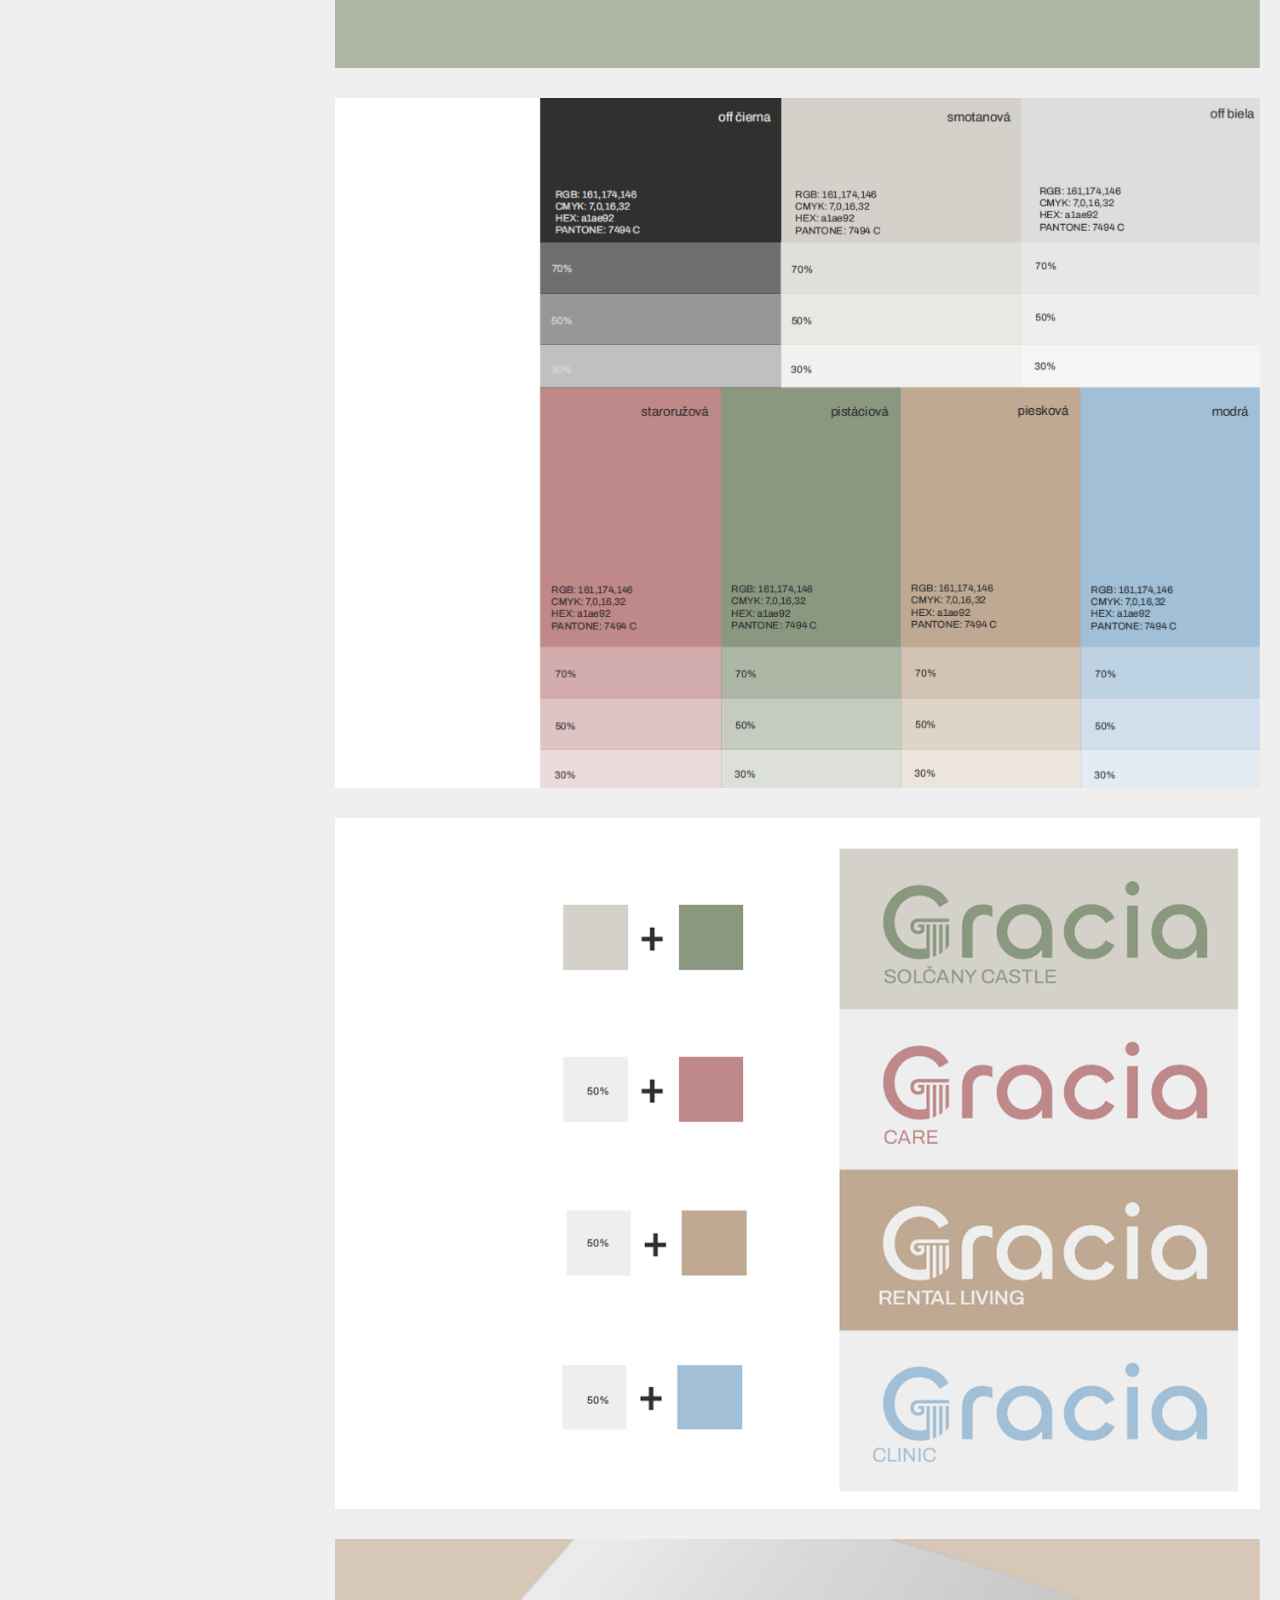
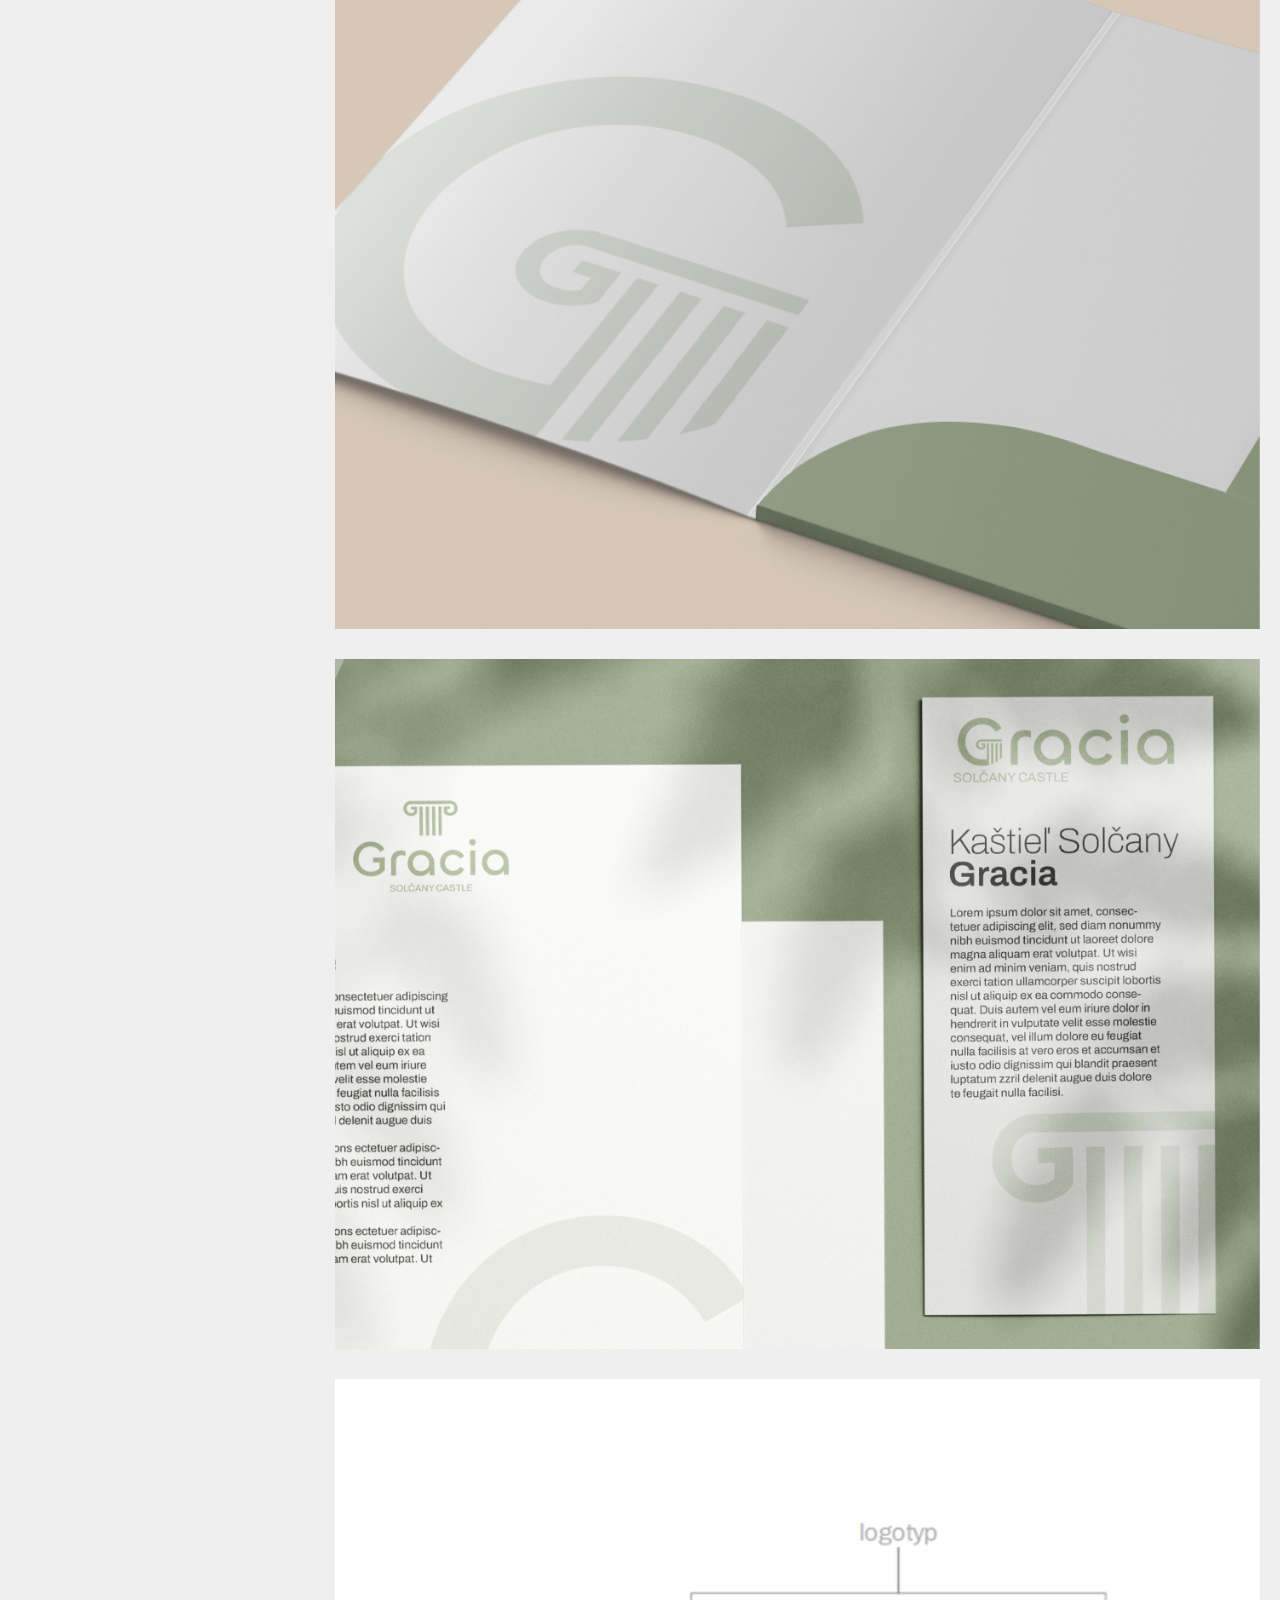
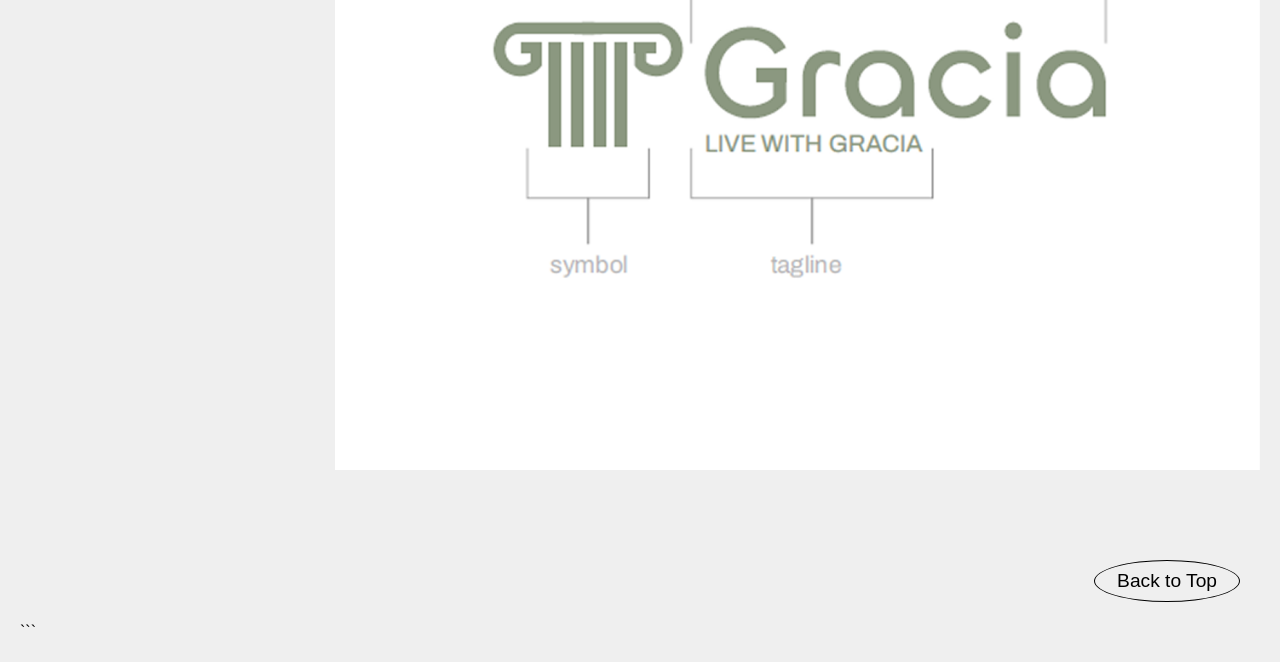
<file: gracia.html>
﻿
<!DOCTYPE html>
<html lang="cs">
<head>
    <meta charset="UTF-8">
    <meta http-equiv="X-UA-Compatible" content="IE=edge">
    <meta name="viewport" content="width=device-width, initial-scale=1.0">
    <title>Gracia castle Solčany — Detail Projektu</title>
    <link rel="stylesheet" href="style.css">

    <style>
        body {
            margin: 0;
        }

        /* MATEMATICKY PŘESNÉ ZAROVNÁNÍ S ODSTAVCEM */
        .subpage-pics {
            padding-top: 155px !important; /* Aktualizováno na 155px pro dokonalé lícování */
        }

        /* Na mobilech padá vše pod sebe, takže horní mezeru u fotek zrušíme */
        @media (max-width: 800px) {
            .subpage-pics {
                padding-top: 10px !important;
            }
        }
    </style>
</head>
<body>

    <!-- HOME TLAČÍTKO: Bezpečně vpravo nahoře bez levitace přes text -->
    <div style="display: flex; justify-content: flex-end; padding: 20px 20px 0 0; clear: both;">
        <a href="index.html" class="back-to-top" style="position: static !important; float: none !important;">Home</a>
    </div>

    <div class="wrapper" id="top" style="padding-top: 20px;">

        <div class="row" style="align-items: flex-start;">

            <div class="col-3 description" style="padding-top: 20px; padding-right: 25px;">
                <h1 style="font-size: 2rem; margin-bottom: 15px; font-weight: normal;">Gracia castle Solčany</h1>

                <p class="project-meta" style="font-size: 1.1rem; margin-bottom: 30px; color: #000000;">
                    logo, typography, color palette, supporting visual system for both print and digital use
                </p>

                <p class="project-status" style="font-size: 1.1rem; line-height: 1.4; color: #000000;">
                    A visual identity for a historic manor house in the village of Solčany, which is 
                    undergoing renovation and conversion into affordable housing and a community center.
                    The logo is based on an elegant serif typeface and draws on the contrast between tradition and modernity. 
                    The emphasis is on dignity, tranquility, and balance, which reflect both the architecture of 
                    the site and its new social purpose. The color palette is soft and earthy, evoking timelessness, light, and local character.
                    <br /><br />
                    Created at Wink&Nod digital agency.
                </p>
            </div>

            <div class="col-9 pics subpage-pics">
                <img src="Media/gracia_07.png" alt="Proplétání - Detail 1" style="aspect-ratio: 2894 / 2160; object-fit: cover; margin-bottom: 30px; width: 100%; height: auto;" />
                <img src="Media/gracia_04.png" alt="Proplétání - Detail 2" style="aspect-ratio: 2894 / 2160; object-fit: cover; margin-bottom: 30px; width: 100%; height: auto;" />
                <img src="Media/gracia_02.png" alt="Proplétání - Detail 3" style="aspect-ratio: 2894 / 2160; object-fit: cover; margin-bottom: 30px; width: 100%; height: auto;" />
                <img src="Media/gracia_03.png" alt="Proplétání - Detail 3" style="aspect-ratio: 2894 / 2160; object-fit: cover; margin-bottom: 30px; width: 100%; height: auto;" />
                <img src="Media/gracia_05.png" alt="Proplétání - Detail 3" style="aspect-ratio: 2894 / 2160; object-fit: cover; margin-bottom: 30px; width: 100%; height: auto;" />
                <img src="Media/gracia_06.png" alt="Proplétání - Detail 3" style="aspect-ratio: 2894 / 2160; object-fit: cover; margin-bottom: 30px; width: 100%; height: auto;" />
                <img src="Media/gracia_01.png" alt="Proplétání - Detail 3" style="aspect-ratio: 2894 / 2160; object-fit: cover; margin-bottom: 30px; width: 100%; height: auto;" />
            </div>

        </div>

    </div>

    <!-- BACK TO TOP TLAČÍTKO: Bezpečně až pod fotkami vpravo dole bez levitace -->
    <div style="display: flex; justify-content: flex-end; padding: 40px 20px 20px 0; clear: both;">
        <a href="#top" class="back-to-top" style="position: static !important; float: none !important;">Back to Top</a>
    </div>

</body>
</html>

```
</file>
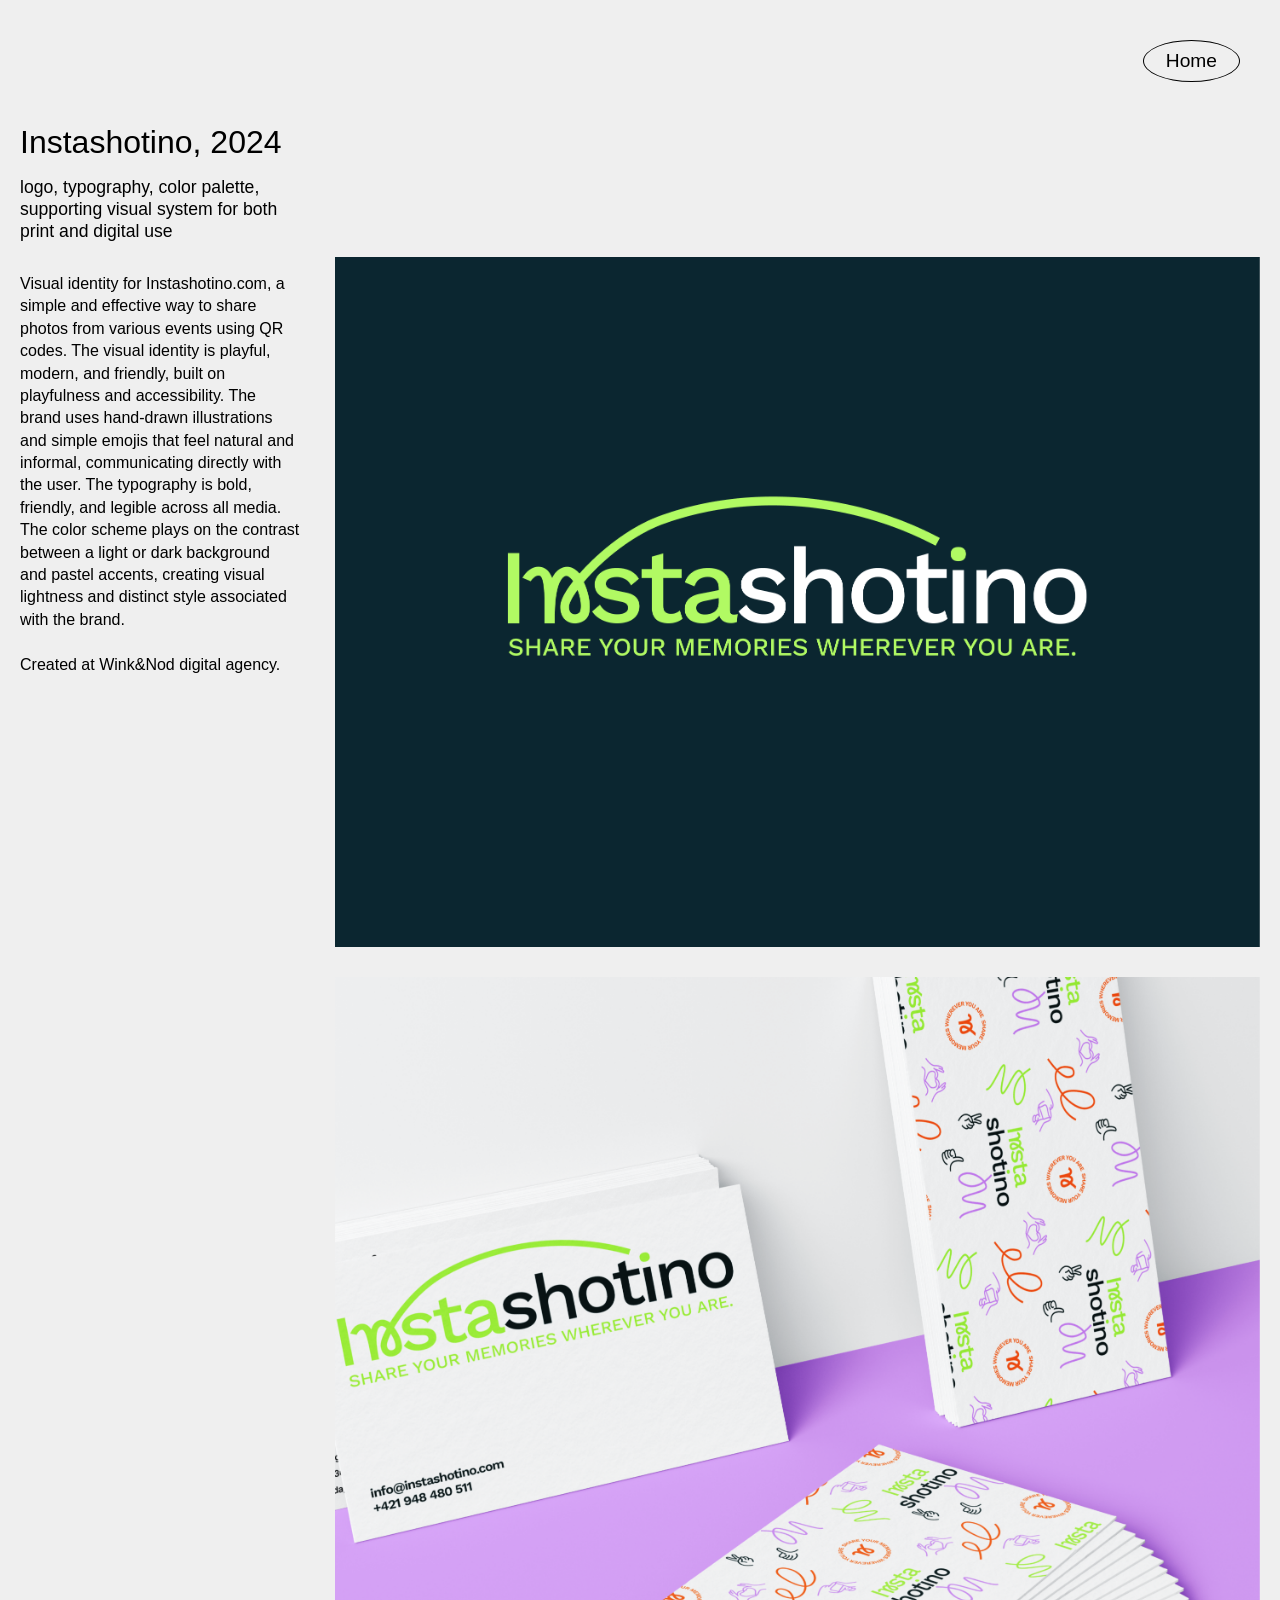
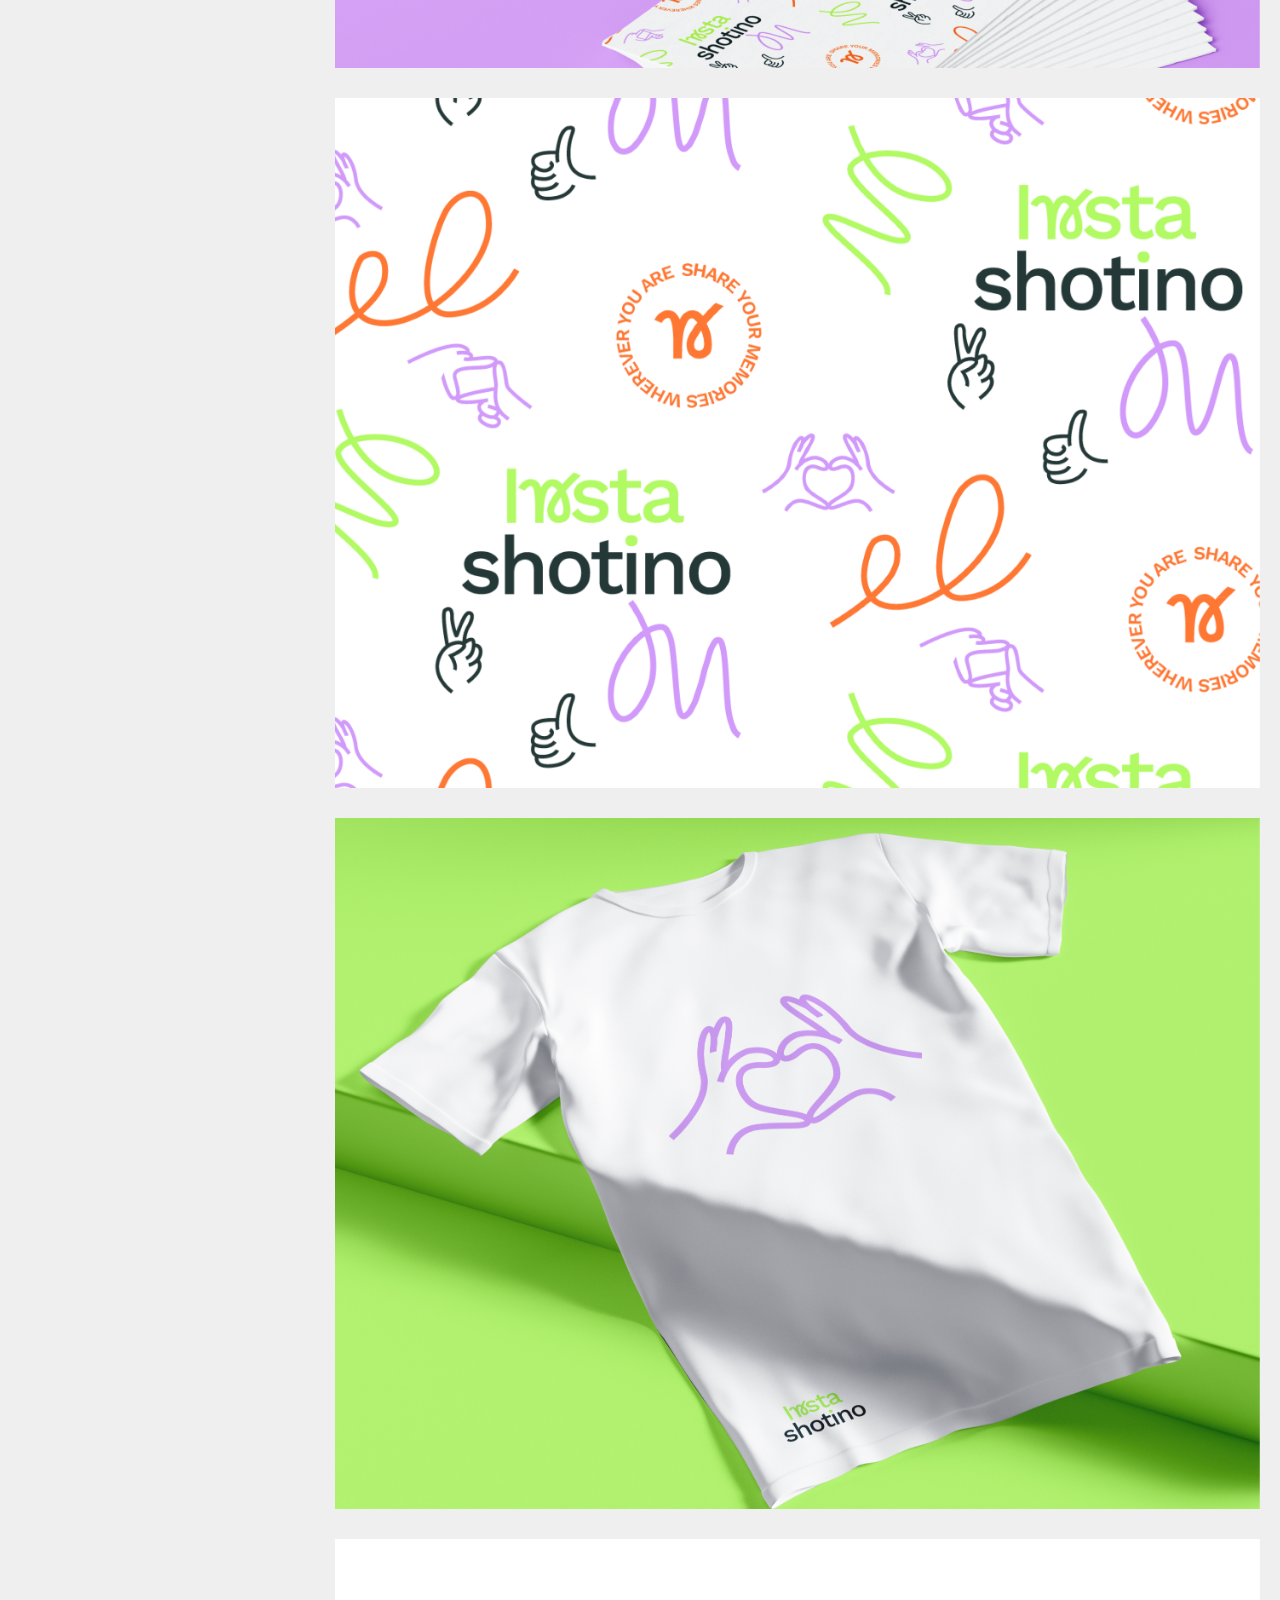
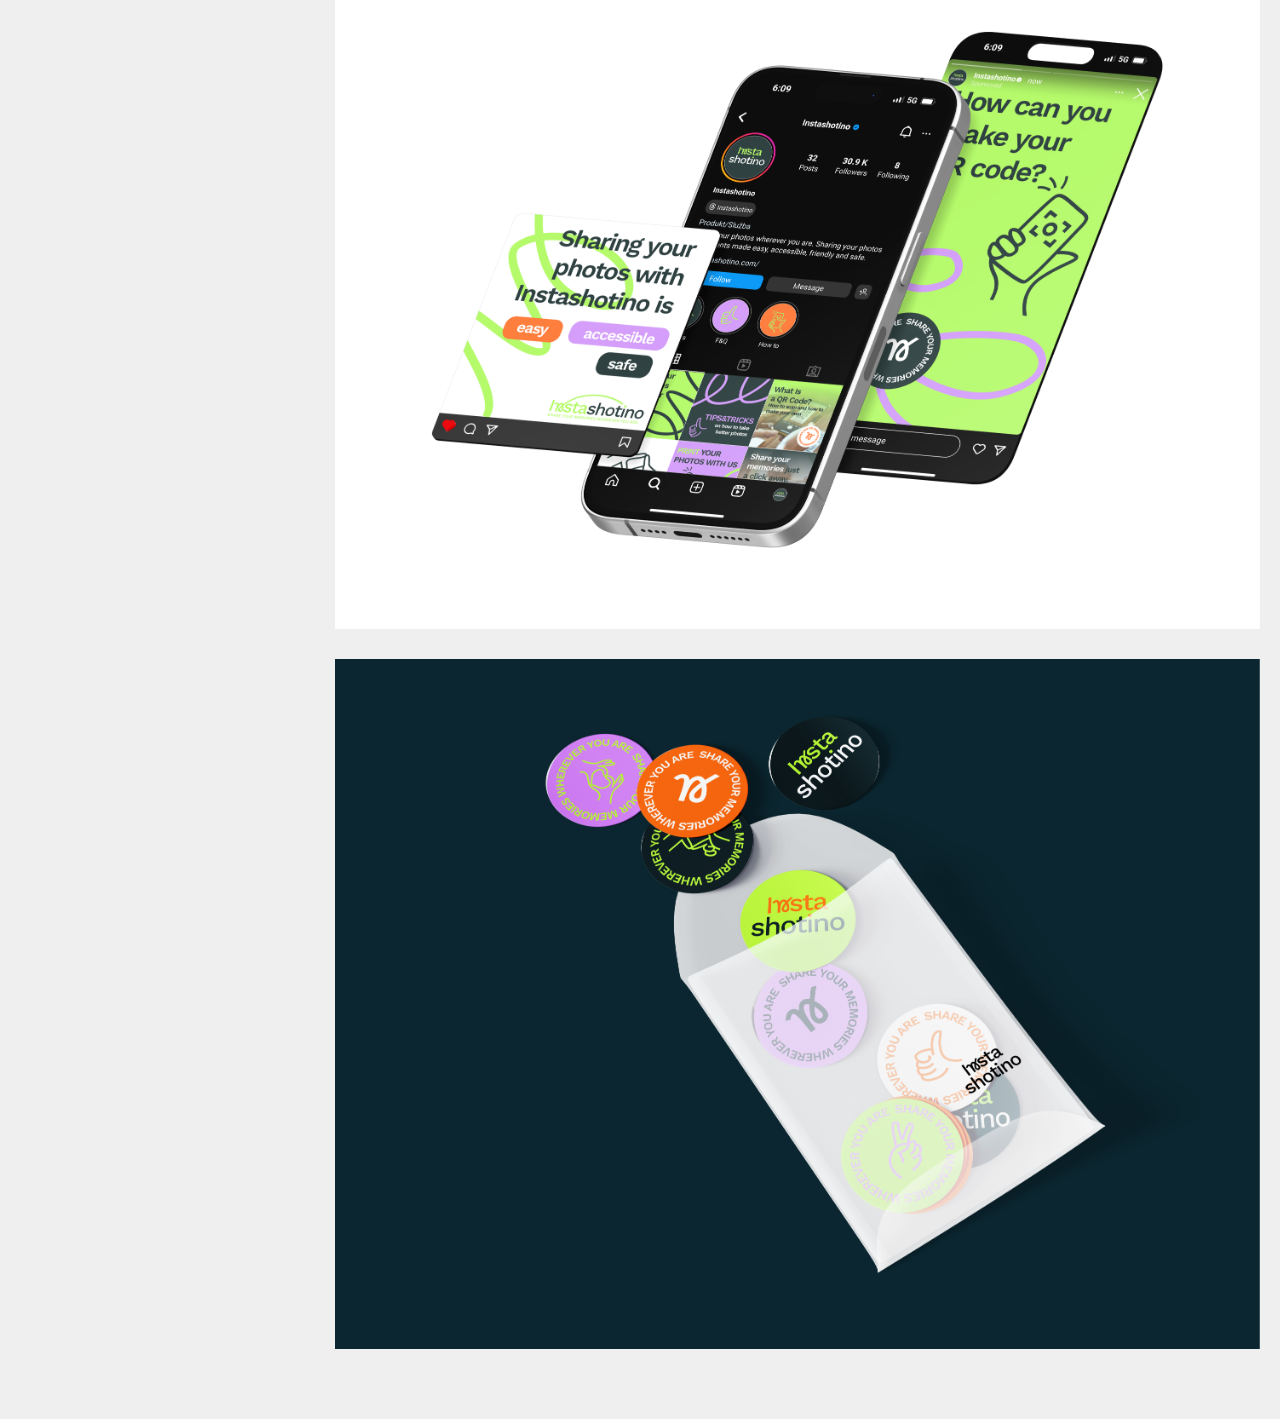
<file: instashotino.html>
﻿<!DOCTYPE html>
<html lang="cs">
<head>
    <meta charset="UTF-8">
    <meta http-equiv="X-UA-Compatible" content="IE=edge">
    <meta name="viewport" content="width=device-width, initial-scale=1.0">
    <title>Instashotino, 2024 — Detail Projektu</title>
    <link rel="stylesheet" href="style.css">

    <style>
        body {
            margin: 0;
        }

        /* MATEMATICKY PŘESNÉ ZAROVNÁNÍ S ODSTAVCEM */
        .subpage-pics {
            padding-top: 155px !important; /* Aktualizováno na 155px pro dokonalé lícování */
        }

        /* Na mobilech padá vše pod sebe, takže horní mezeru u fotek zrušíme */
        @media (max-width: 800px) {
            .subpage-pics {
                padding-top: 10px !important;
            }
        }
    </style>
</head>
<body>

    <div style="display: flex; justify-content: flex-end; padding: 20px 20px 0 0; clear: both;">
        <a href="index.html" class="back-to-top" style="position: static !important; float: none !important;">Home</a>
    </div>

    <div class="wrapper" id="top" style="padding-top: 20px;">

        <div class="row" style="align-items: flex-start;">

            <div class="col-3 description" style="padding-top: 20px; padding-right: 25px;">
                <h1 style="font-size: 2rem; margin-bottom: 15px; font-weight: normal;">Instashotino, 2024</h1>

                <p class="project-meta" style="font-size: 1.1rem; margin-bottom: 30px; color: #000000;">
                    logo, typography, color palette, supporting visual system for both print and digital use
                </p>

                <p class="project-status" style="font-size: 1.1rem; line-height: 1.4; color: #000000;">
                    Visual identity for Instashotino.com, a simple and effective way to share photos 
                    from various events using QR codes. The visual identity is playful, modern, and friendly, built on playfulness and accessibility.
                    The brand uses hand-drawn illustrations and simple emojis that feel natural and informal, communicating directly with the user. 
                    The typography is bold, friendly, and legible across all media. The color scheme plays on the contrast between a light or dark background and
                    pastel accents, creating visual lightness and distinct style associated with the brand.
                    <br /><br />
                    Created at Wink&Nod digital agency.
                </p>
            </div>

            <div class="col-9 pics subpage-pics">
                <img src="Media/instashotino_01.png" alt="Proplétání - Detail 1" style="aspect-ratio: 2894 / 2160; object-fit: cover; margin-bottom: 30px; width: 100%; height: auto;" />
                <img src="Media/instashotino_02.png" alt="Proplétání - Detail 2" style="aspect-ratio: 2894 / 2160; object-fit: cover; margin-bottom: 30px; width: 100%; height: auto;" />
                <img src="Media/instashotino_03.png" alt="Proplétání - Detail 3" style="aspect-ratio: 2894 / 2160; object-fit: cover; margin-bottom: 30px; width: 100%; height: auto;" />
                <img src="Media/instashotino_04.png" alt="Proplétání - Detail 3" style="aspect-ratio: 2894 / 2160; object-fit: cover; margin-bottom: 30px; width: 100%; height: auto;" />
                <img src="Media/instashotino_05.png" alt="Proplétání - Detail 3" style="aspect-ratio: 2894 / 2160; object-fit: cover; margin-bottom: 30px; width: 100%; height: auto;" />
                <img src="Media/instashotino_06.png" alt="Proplétání - Detail 3" style="aspect-ratio: 2894 / 2160; object-fit: cover; margin-bottom: 30px; width: 100%; height: auto;" />
                <img src="Media/instashotino_07.
</file>
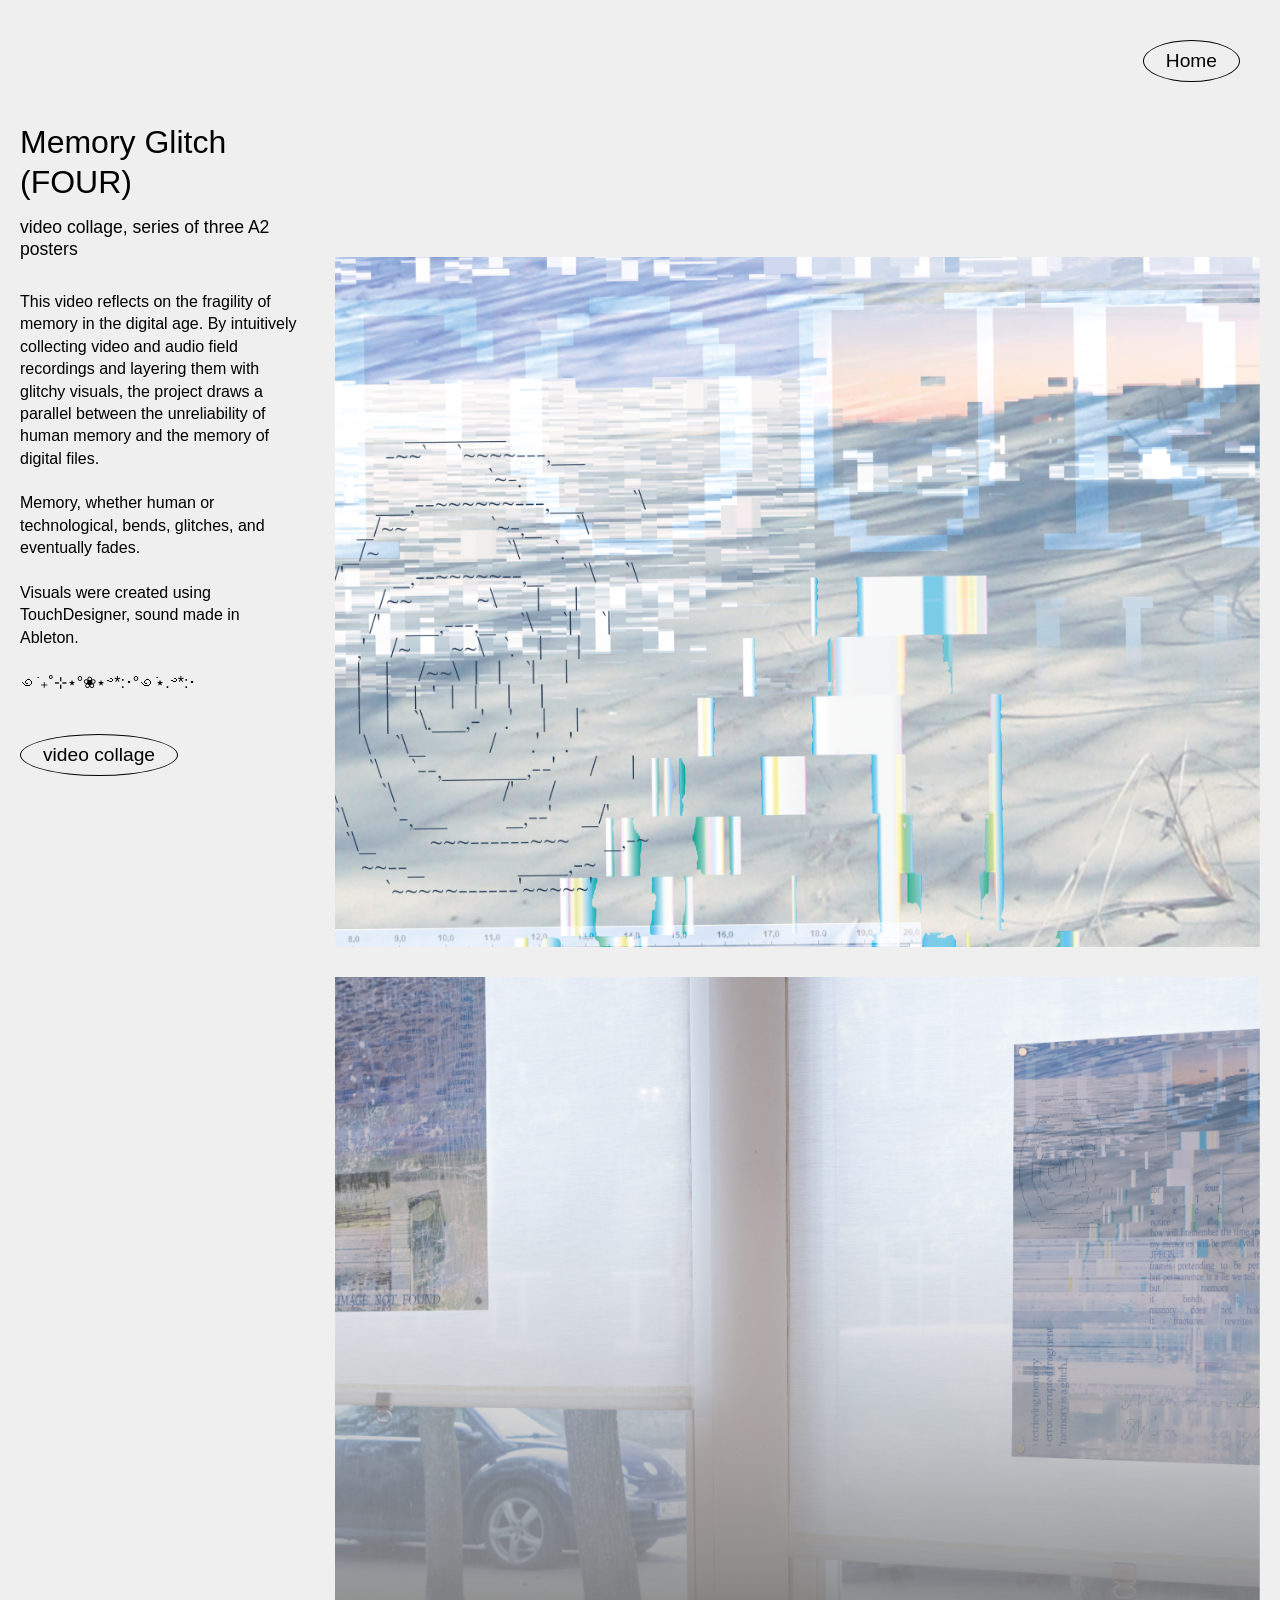
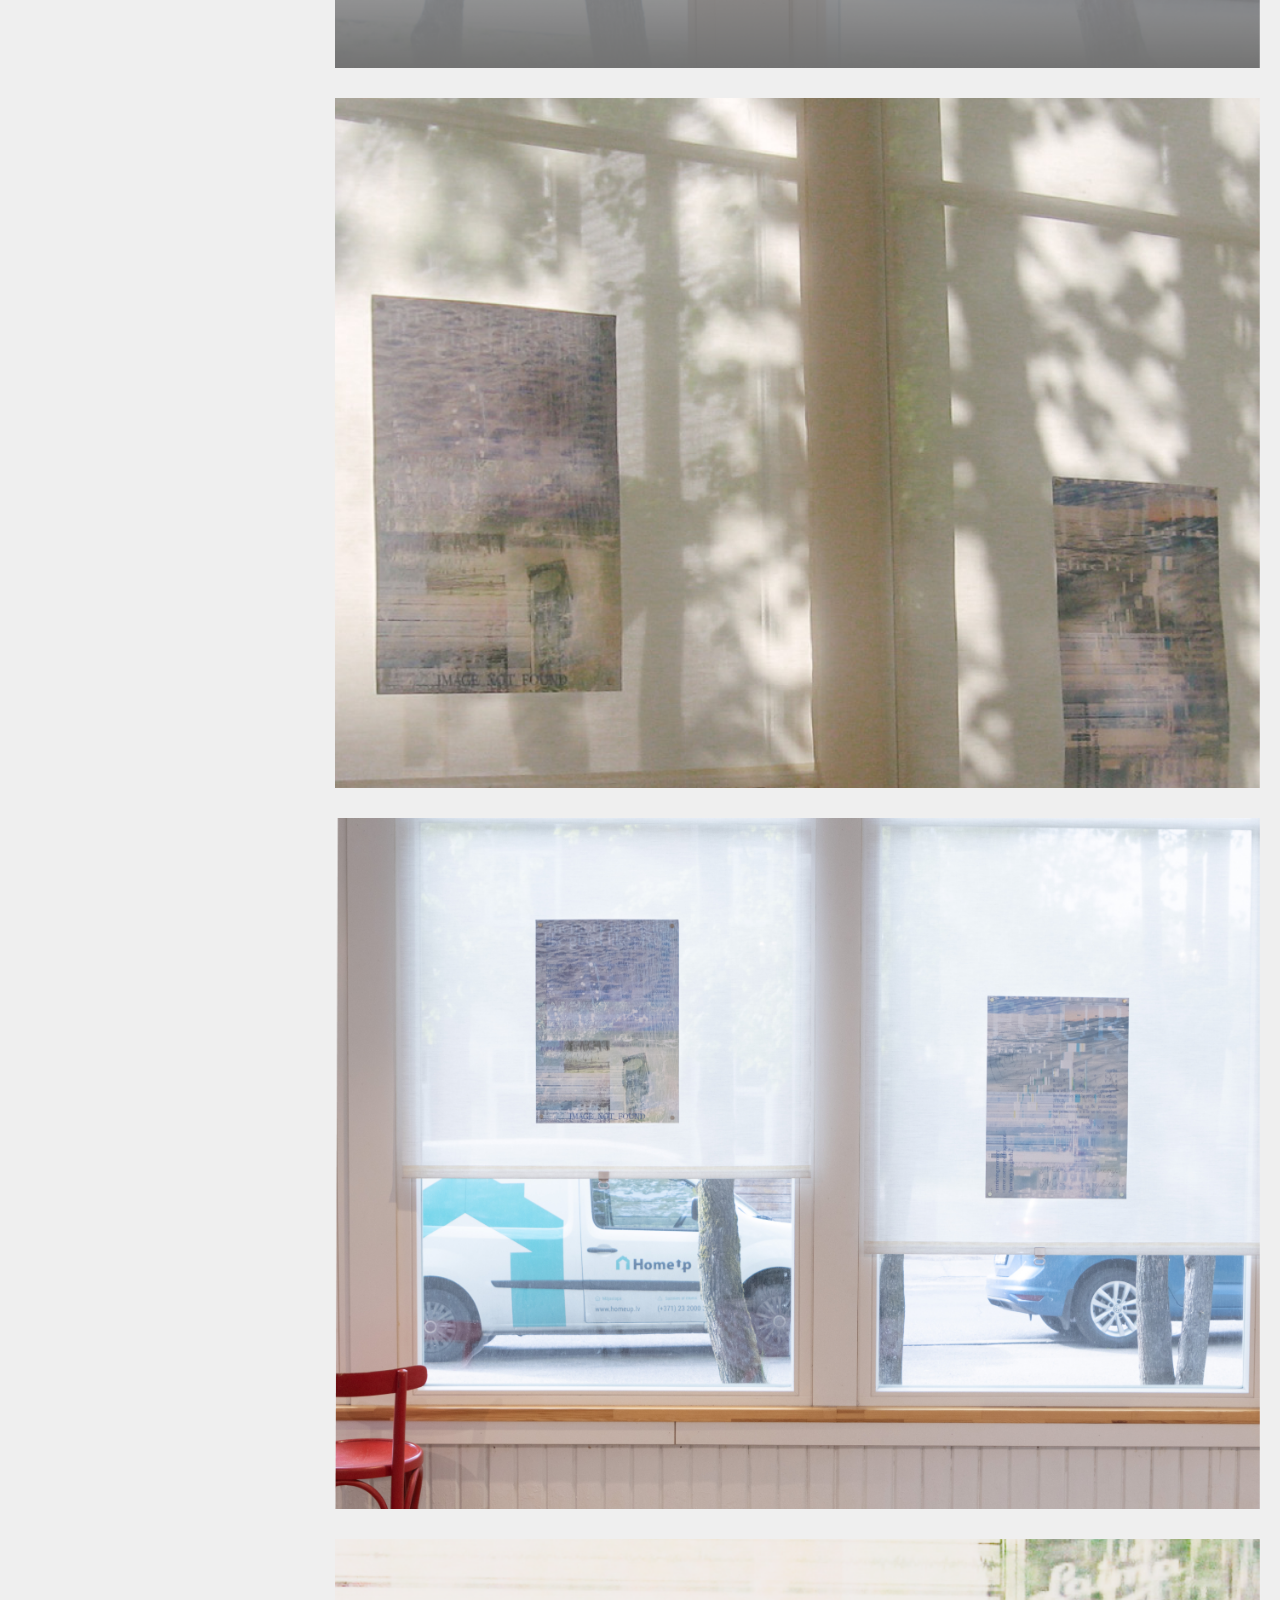
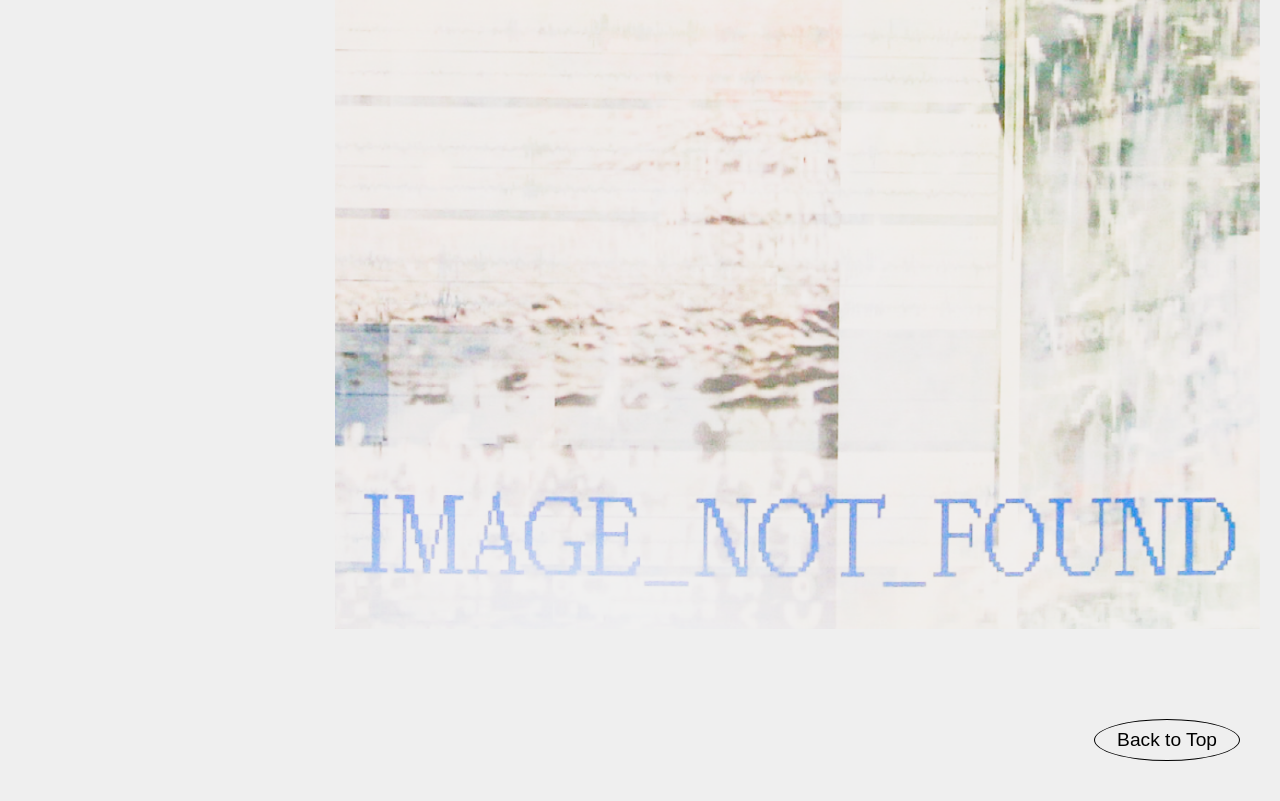
<file: memoryglitch.html>
﻿<!DOCTYPE html>
<html lang="cs">
<head>
    <meta charset="UTF-8">
    <meta http-equiv="X-UA-Compatible" content="IE=edge">
    <meta name="viewport" content="width=device-width, initial-scale=1.0">
    <title>Memory Glitch (FOUR) — Detail Projektu</title>
    <link rel="stylesheet" href="style.css">

    <style>
        body {
            margin: 0;
        }

        /* MATEMATICKY PŘESNÉ ZAROVNÁNÍ S ODSTAVCEM */
        .subpage-pics {
            padding-top: 155px !important; /* Aktualizováno na 155px pro dokonalé lícování */
        }

        /* Na mobilech padá vše pod sebe, takže horní mezeru u fotek zrušíme */
        @media (max-width: 800px) {
            .subpage-pics {
                padding-top: 10px !important;
            }
        }
    </style>
</head>
<body>

    <div style="display: flex; justify-content: flex-end; padding: 20px 20px 0 0; clear: both;">
        <a href="index.html" class="back-to-top" style="position: static !important; float: none !important;">Home</a>
    </div>

    <div class="wrapper" id="top" style="padding-top: 20px;">

        <div class="row" style="align-items: flex-start;">

            <div class="col-3 description" style="padding-top: 20px; padding-right: 25px;">
                <h1 style="font-size: 2rem; margin-bottom: 15px; font-weight: normal;">Memory Glitch (FOUR)</h1>

                <p class="project-meta" style="font-size: 1.1rem; margin-bottom: 30px; color: #000000;">
                    video collage, series of three A2 posters
                </p>

                <p class="project-status" style="font-size: 1.1rem; line-height: 1.4; color: #000000;">
                    This video reflects on the fragility of memory in the digital age. By intuitively collecting 
                    video and audio field recordings and layering them with glitchy visuals, the project draws 
                    a parallel between the unreliability of human memory and the memory of digital files.
                    <br /><br />
                    Memory, whether human or technological, bends, glitches, and eventually fades. 
                    <br /><br />
                    Visuals were created using TouchDesigner, sound made in Ableton. 
                    <br /><br />
                    ꩜ׂ ₊˚⊹⋆°❀⋆࿔*:･°꩜ׂ⋆.࿔*:･
                </p>
                <br /><br />

                <p class="bio-links">
                    <a target="_blank" href="https://www.youtube.com/watch?v=gibLfg5H9-U&t=1s">video collage</a>
                </p>
            </div>

            <div class="col-9 pics subpage-pics">
                <img src="Media/four_01.png" alt="four_01" style="aspect-ratio: 2894 / 2160; object-fit: cover; margin-bottom: 30px; width: 100%; height: auto;" />
                <img src="Media/four_02.png" alt="four_02" style="aspect-ratio: 2894 / 2160; object-fit: cover; margin-bottom: 30px; width: 100%; height: auto;" />
                <img src="Media/four_03.png" alt="four_03" style="aspect-ratio: 2894 / 2160; object-fit: cover; margin-bottom: 30px; width: 100%; height: auto;" />
                <img src="Media/four_04.png" alt="four_04" style="aspect-ratio: 2894 / 2160; object-fit: cover; margin-bottom: 30px; width: 100%; height: auto;" />
                <img src="Media/four_05.png" alt="four_05" style="aspect-ratio: 2894 / 2160; object-fit: cover; margin-bottom: 30px; width: 100%; height: auto;" />
            </div>

        </div>

    </div>

    <div style="display: flex; justify-content: flex-end; padding: 40px 20px 20px 0; clear: both;">
        <a href="#top" class="back-to-top" style="position: static !important; float: none !important;">Back to Top</a>
    </div>

</body>
</html>
</file>
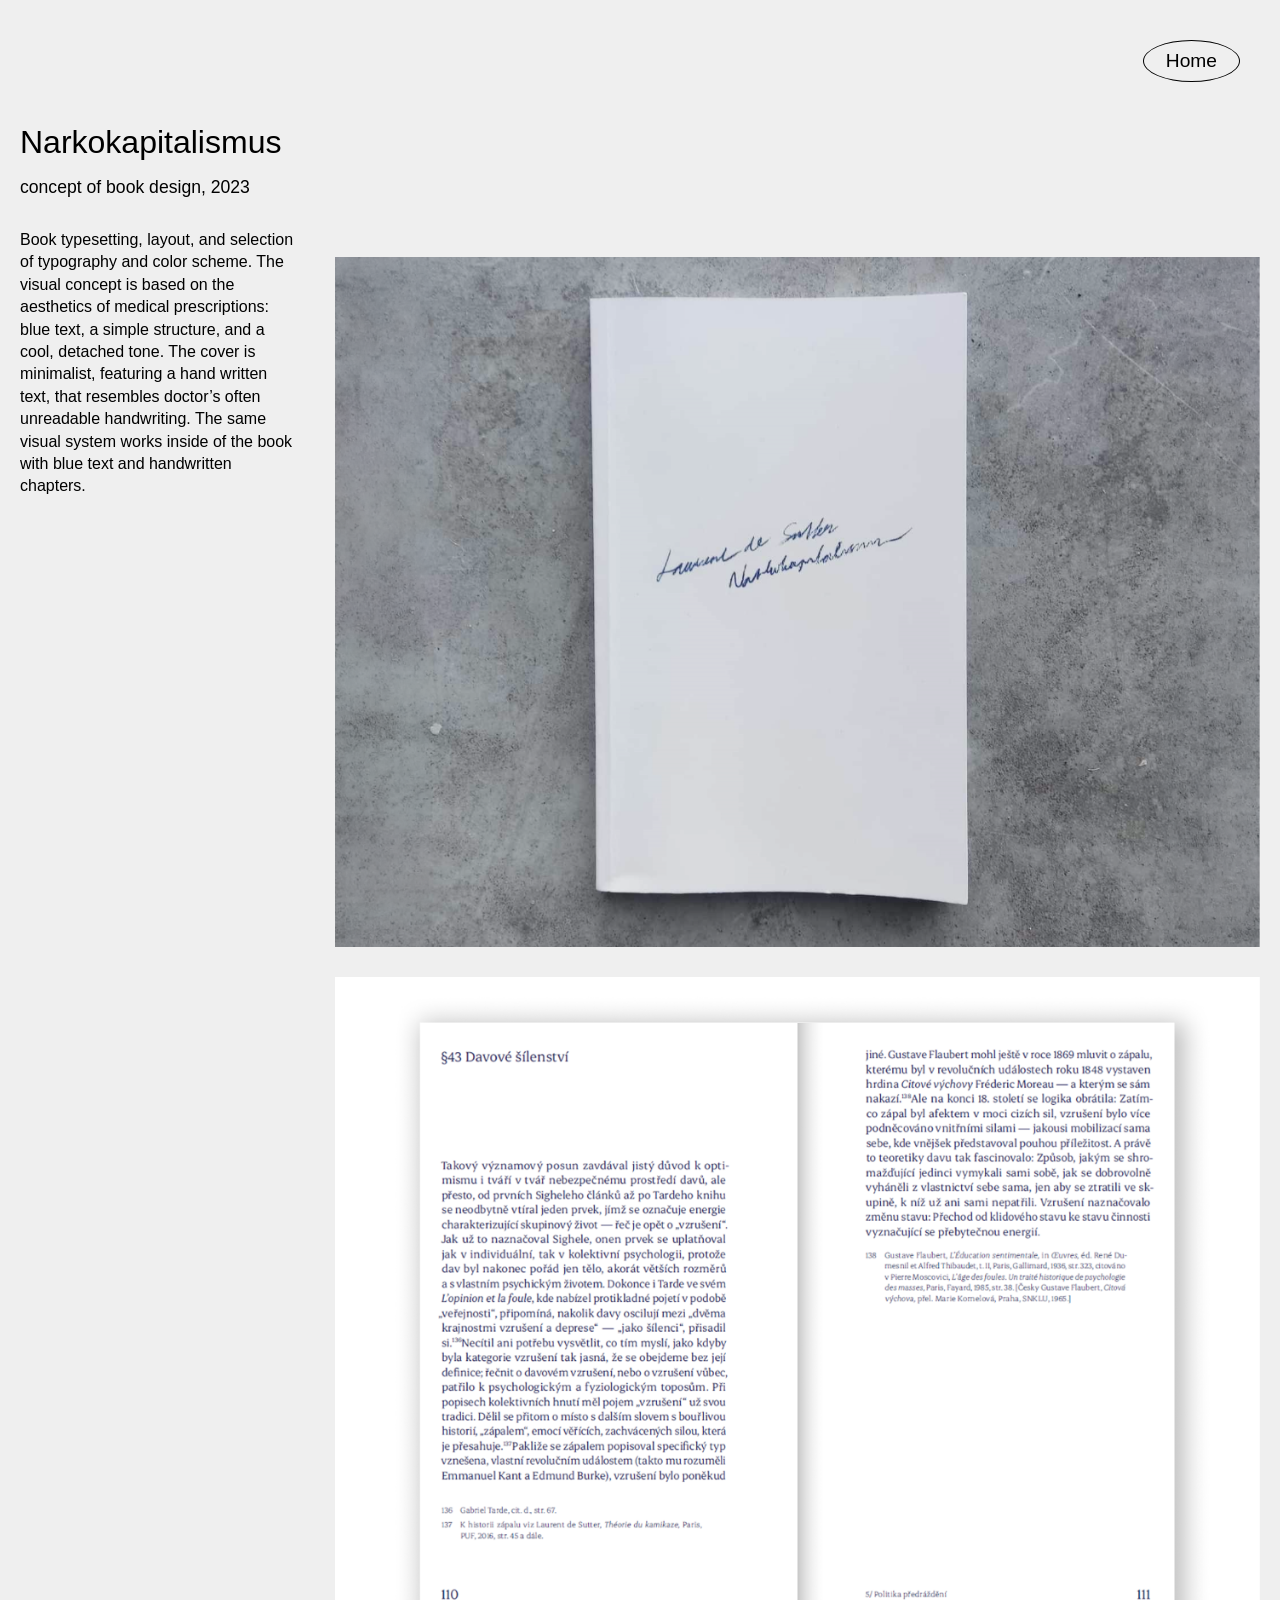
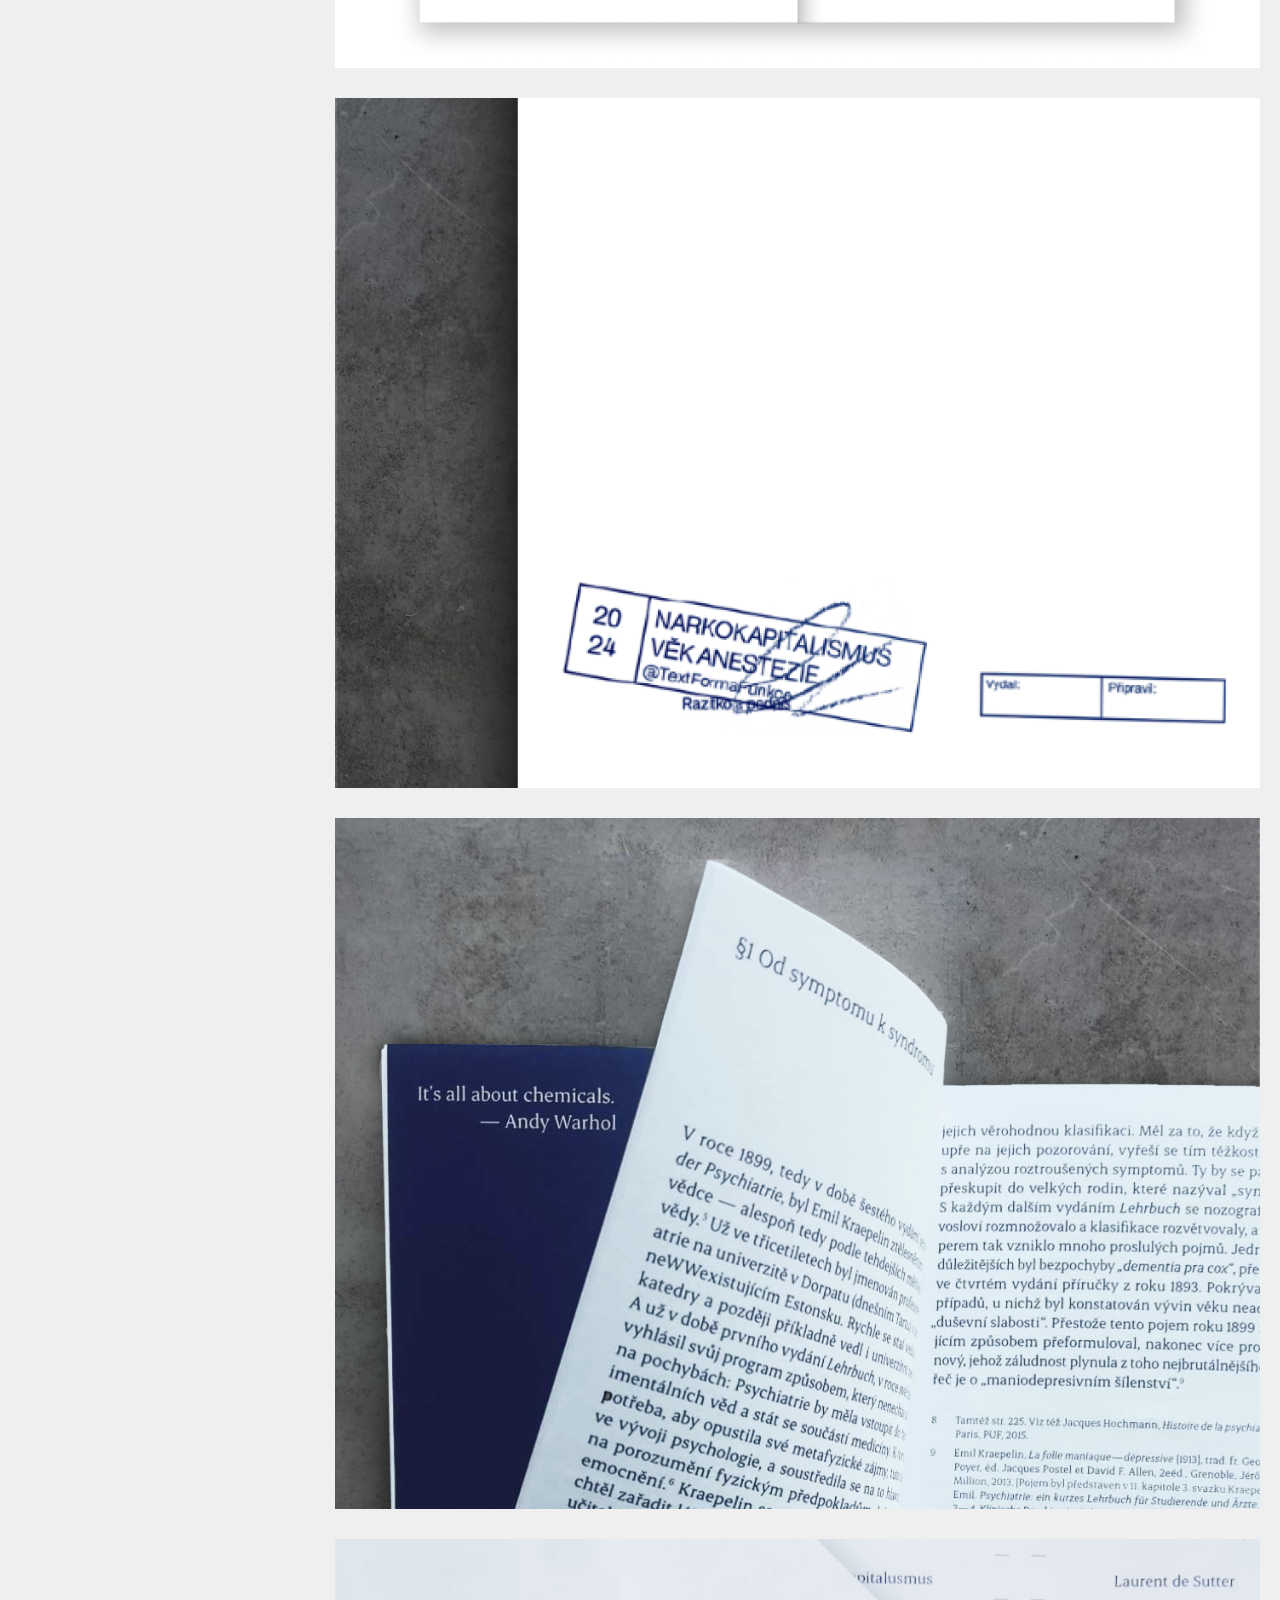
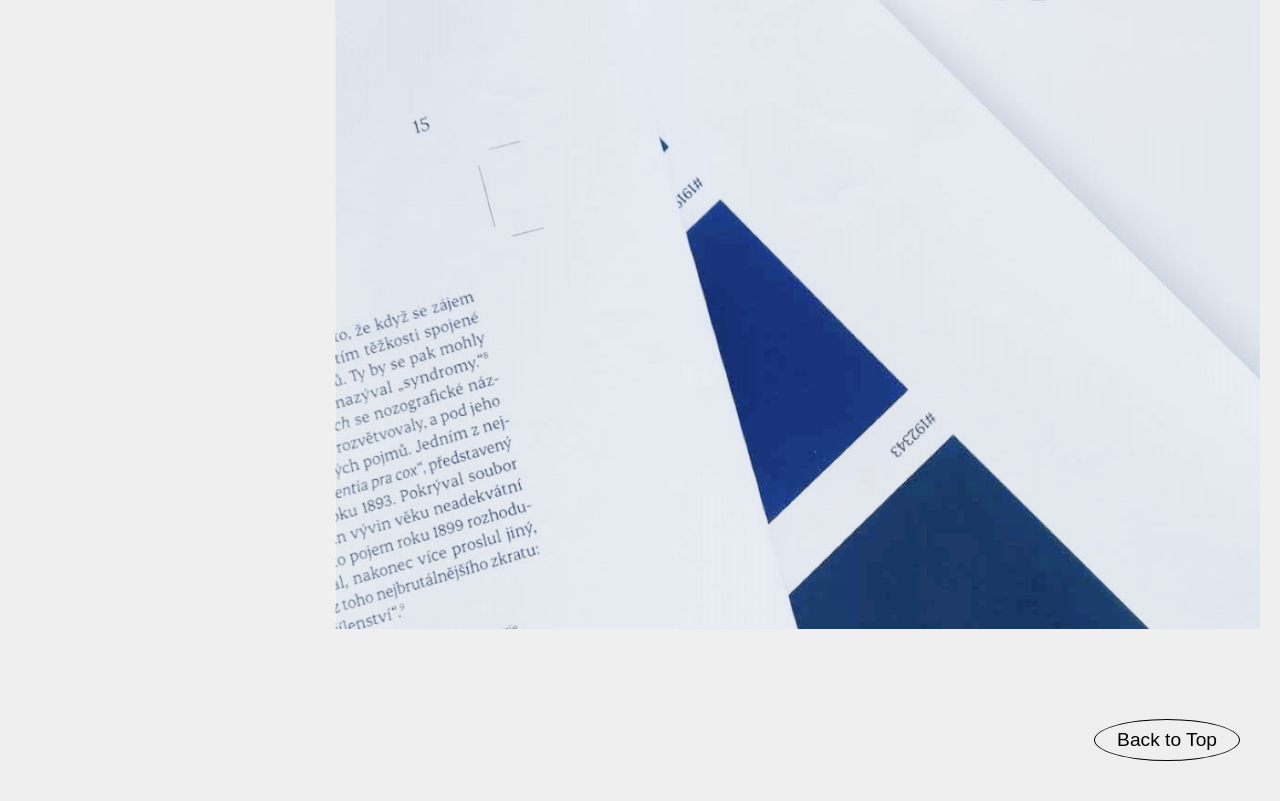
<file: narkokapitalismus.html>
﻿<!DOCTYPE html>
<html lang="cs">
<head>
    <meta charset="UTF-8">
    <meta http-equiv="X-UA-Compatible" content="IE=edge">
    <meta name="viewport" content="width=device-width, initial-scale=1.0">
    <title>Narkokapitalismus — Detail Projektu</title>
    <link rel="stylesheet" href="style.css">

    <style>
        body {
            margin: 0;
        }

        /* MATEMATICKY PŘESNÉ ZAROVNÁNÍ S ODSTAVCEM */
        .subpage-pics {
            padding-top: 155px !important; /* Aktualizováno na 155px pro dokonalé lícování */
        }

        /* Na mobilech padá vše pod sebe, takže horní mezeru u fotek zrušíme */
        @media (max-width: 800px) {
            .subpage-pics {
                padding-top: 10px !important;
            }
        }
    </style>
</head>
<body>

    <!-- HOME TLAČÍTKO: Bezpečně vpravo nahoře bez levitace přes text -->
    <div style="display: flex; justify-content: flex-end; padding: 20px 20px 0 0; clear: both;">
        <a href="index.html" class="back-to-top" style="position: static !important; float: none !important;">Home</a>
    </div>

    <div class="wrapper" id="top" style="padding-top: 20px;">

        <div class="row" style="align-items: flex-start;">

            <div class="col-3 description" style="padding-top: 20px; padding-right: 25px;">
                <h1 style="font-size: 2rem; margin-bottom: 15px; font-weight: normal;">Narkokapitalismus</h1>

                <p class="project-meta" style="font-size: 1.1rem; margin-bottom: 30px; color: #000000;">
                    concept of book design, 2023
                </p>

                <p class="project-status" style="font-size: 1.1rem; line-height: 1.4; color: #000000;">
                    Book typesetting, layout, and selection of typography and color scheme.
                    The visual concept is based on the aesthetics of medical prescriptions: blue text, a simple structure, 
                    and a cool, detached tone. The cover is minimalist, featuring a hand written text, that resembles doctor’s often unreadable handwriting. 
                    The same visual system works inside of the book with blue text and handwritten chapters. 
                </p>
            </div>

            <div class="col-9 pics subpage-pics">
                <img src="Media/narkokapitalismus_01.png" alt="Proplétání - Detail 1" style="aspect-ratio: 2894 / 2160; object-fit: cover; margin-bottom: 30px; width: 100%; height: auto;" />
                <img src="Media/narkokapitalismus_05.png" alt="Proplétání - Detail 2" style="aspect-ratio: 2894 / 2160; object-fit: cover; margin-bottom: 30px; width: 100%; height: auto;" />
                <img src="Media/narkokapitalismus_03.png" alt="Proplétání - Detail 3" style="aspect-ratio: 2894 / 2160; object-fit: cover; margin-bottom: 30px; width: 100%; height: auto;" />
                <img src="Media/narkokapitalismus_04.png" alt="Proplétání - Detail 3" style="aspect-ratio: 2894 / 2160; object-fit: cover; margin-bottom: 30px; width: 100%; height: auto;" />
                <img src="Media/narkokapitalismus_02.png" alt="Proplétání - Detail 3" style="aspect-ratio: 2894 / 2160; object-fit: cover; margin-bottom: 30px; width: 100%; height: auto;" />
            </div>

        </div>

    </div>

    <!-- BACK TO TOP TLAČÍTKO: Bezpečně až pod fotkami vpravo dole bez levitace -->
    <div style="display: flex; justify-content: flex-end; padding: 40px 20px 20px 0; clear: both;">
        <a href="#top" class="back-to-top" style="position: static !important; float: none !important;">Back to Top</a>
    </div>

</body>
</html>
</file>
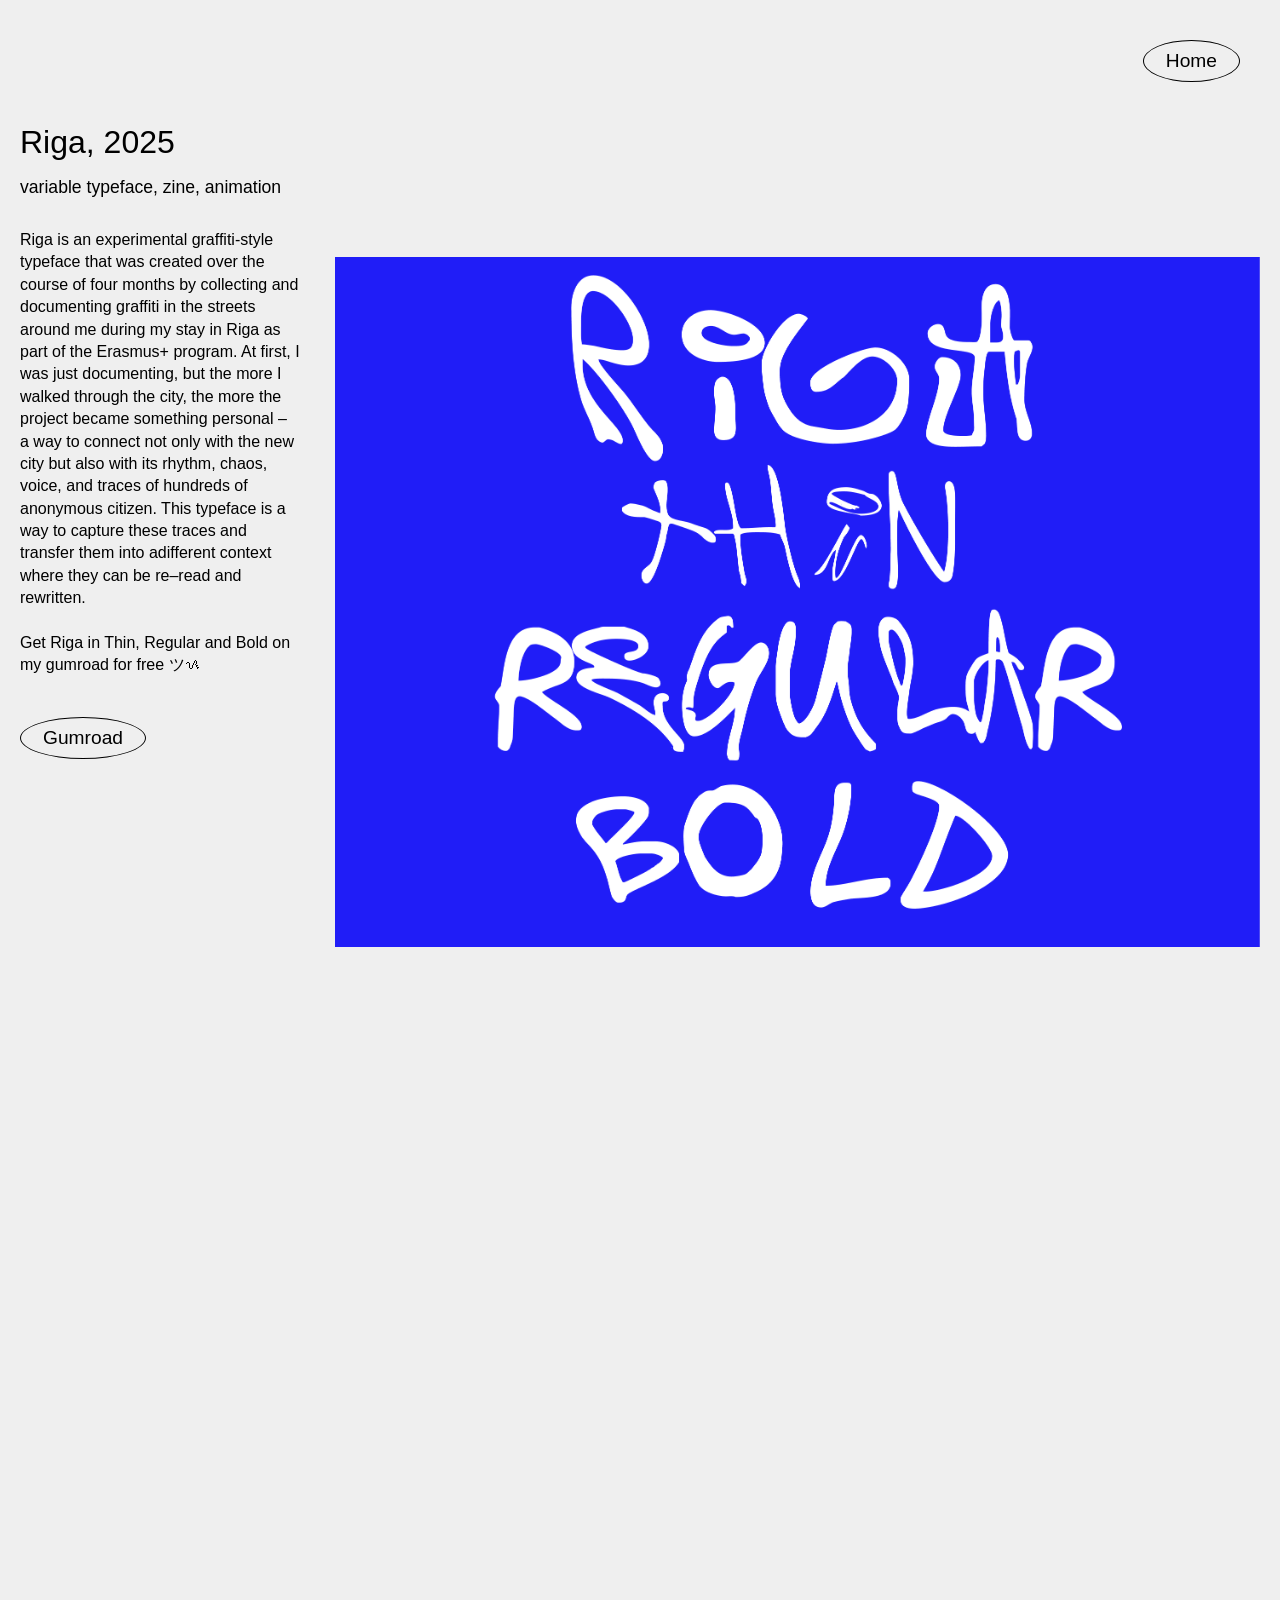
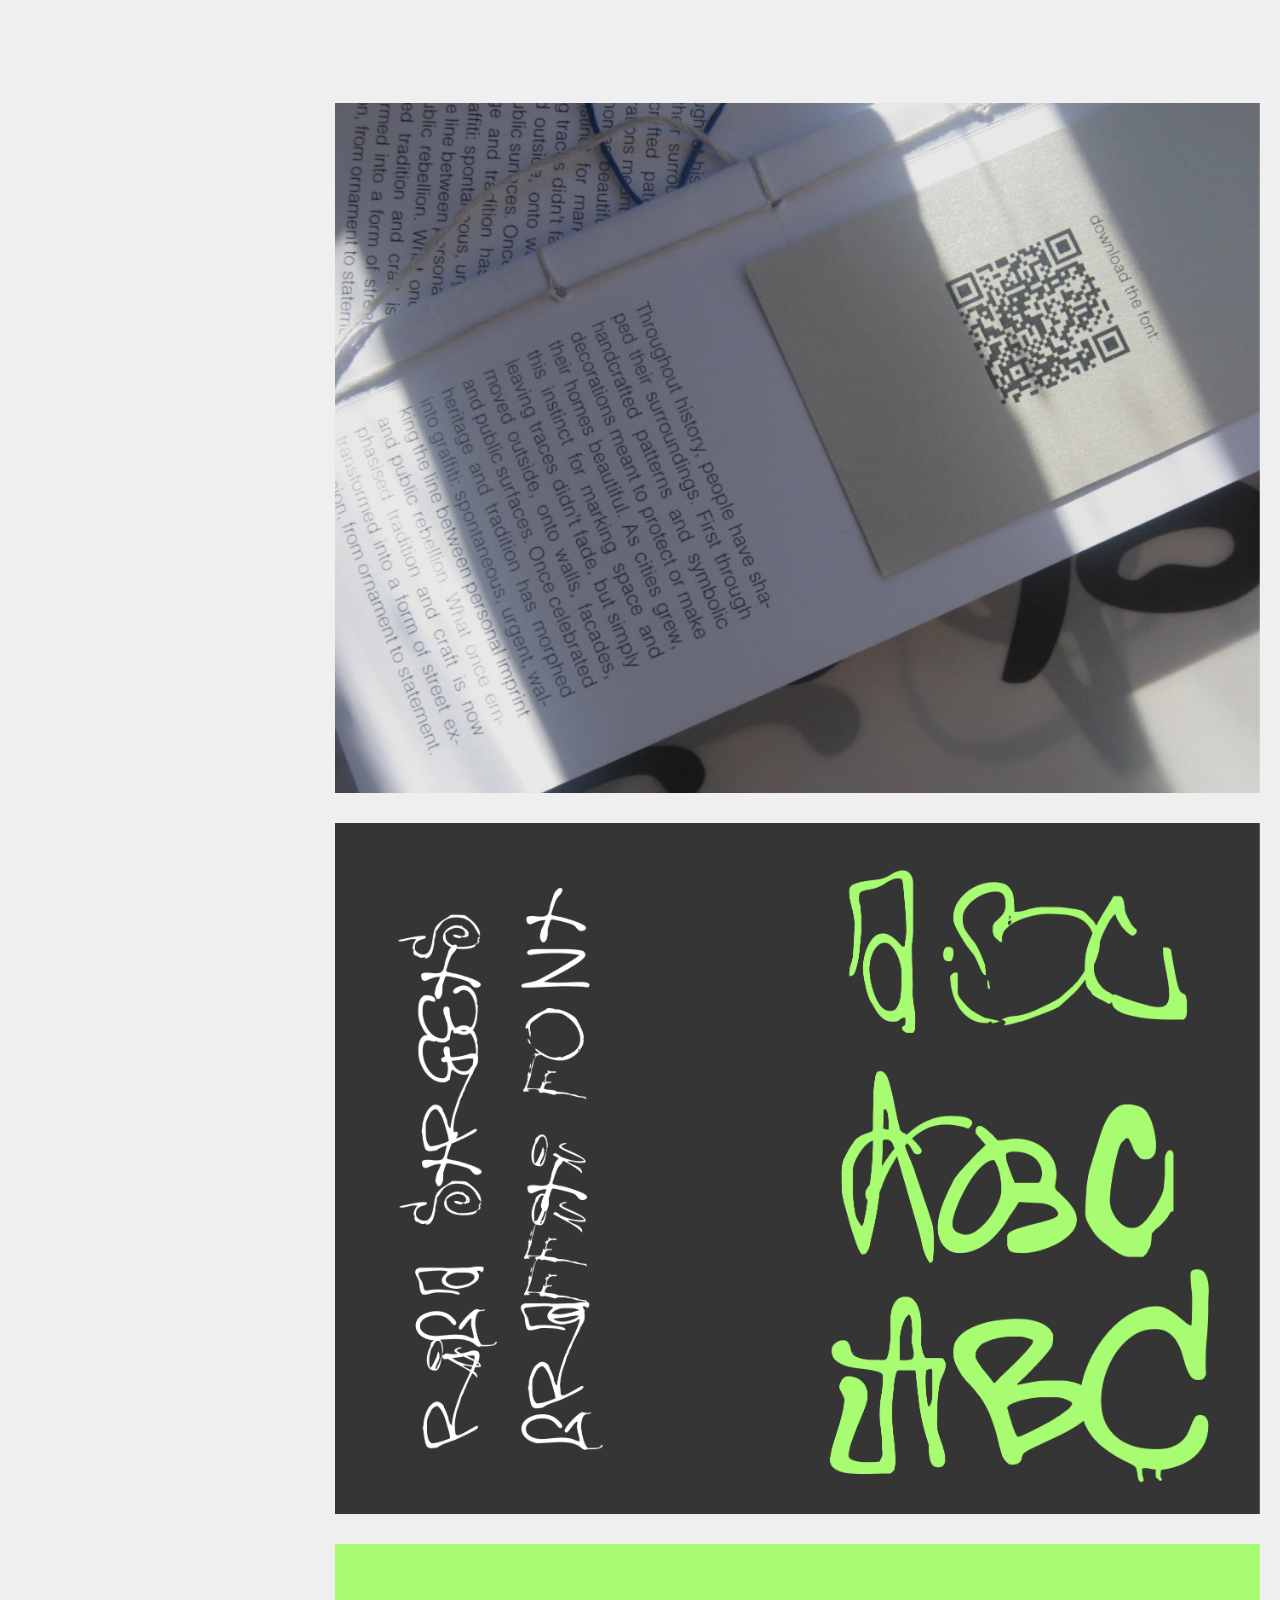
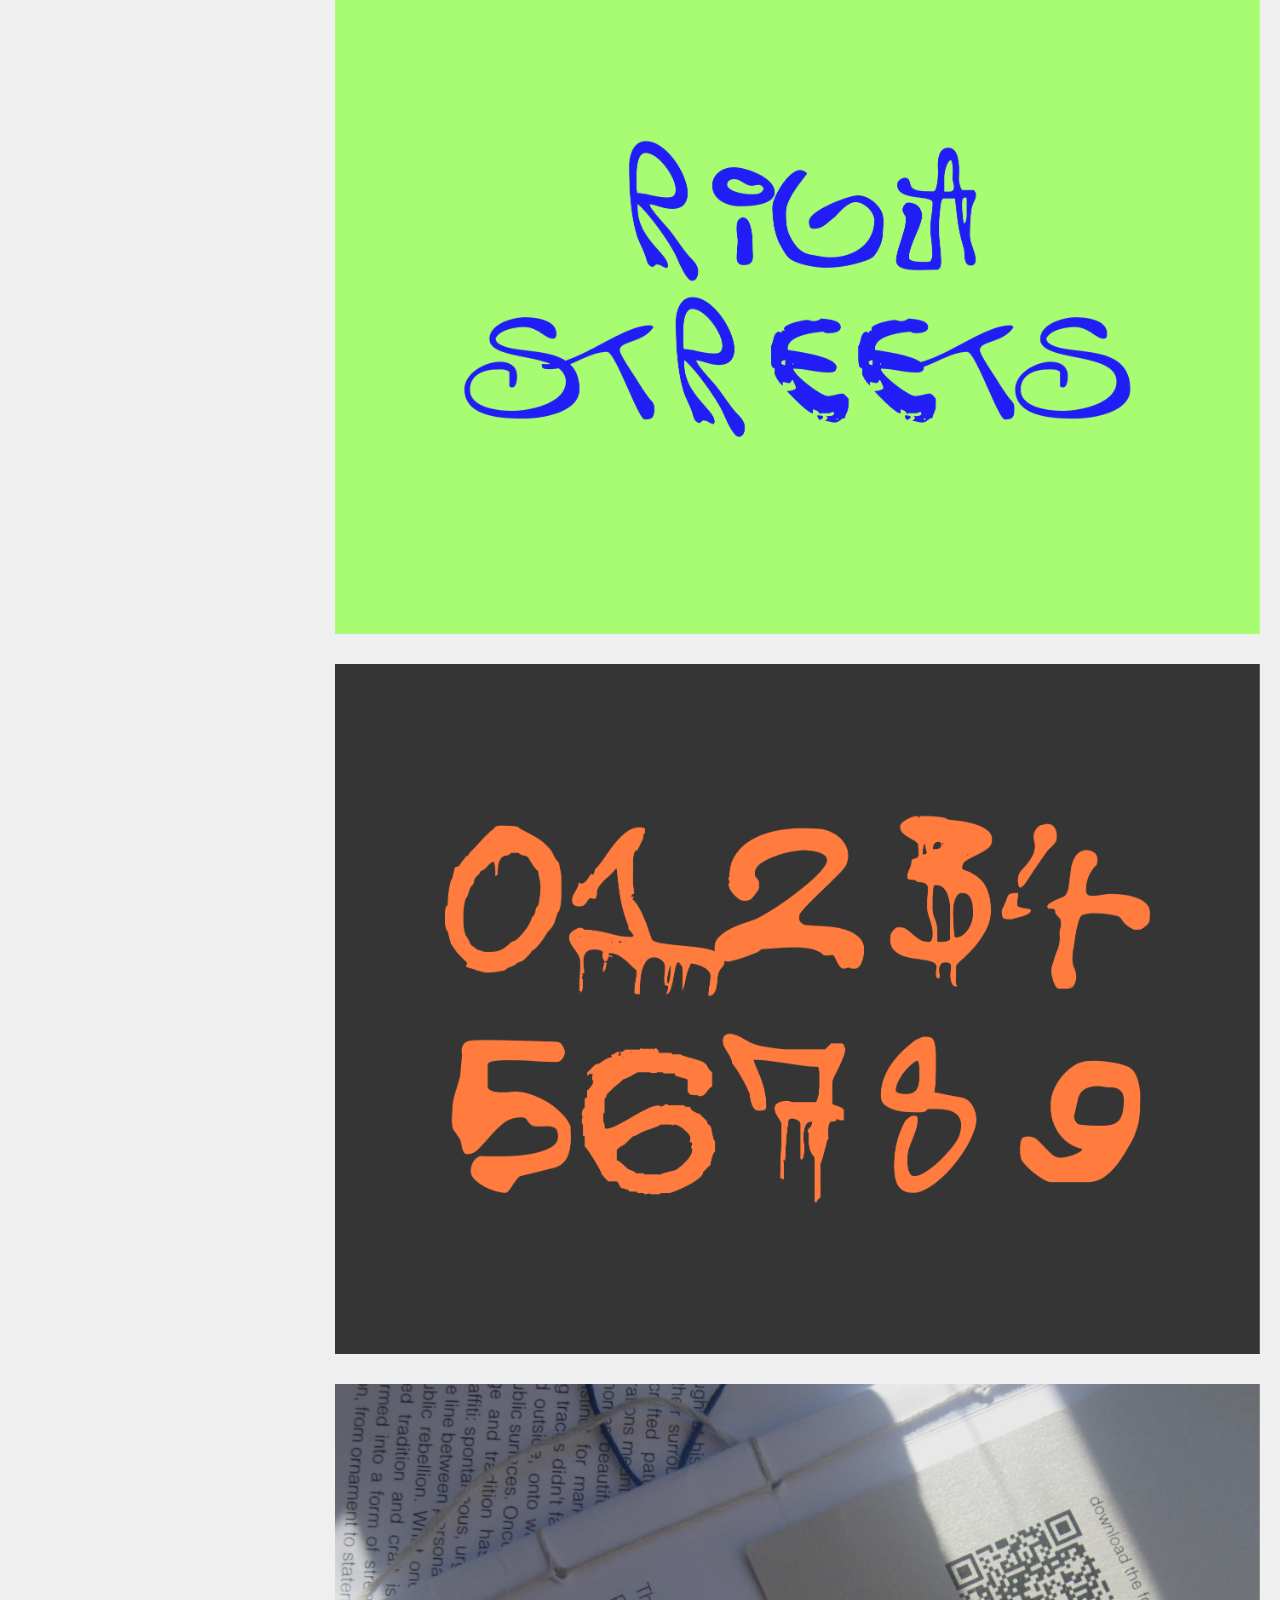
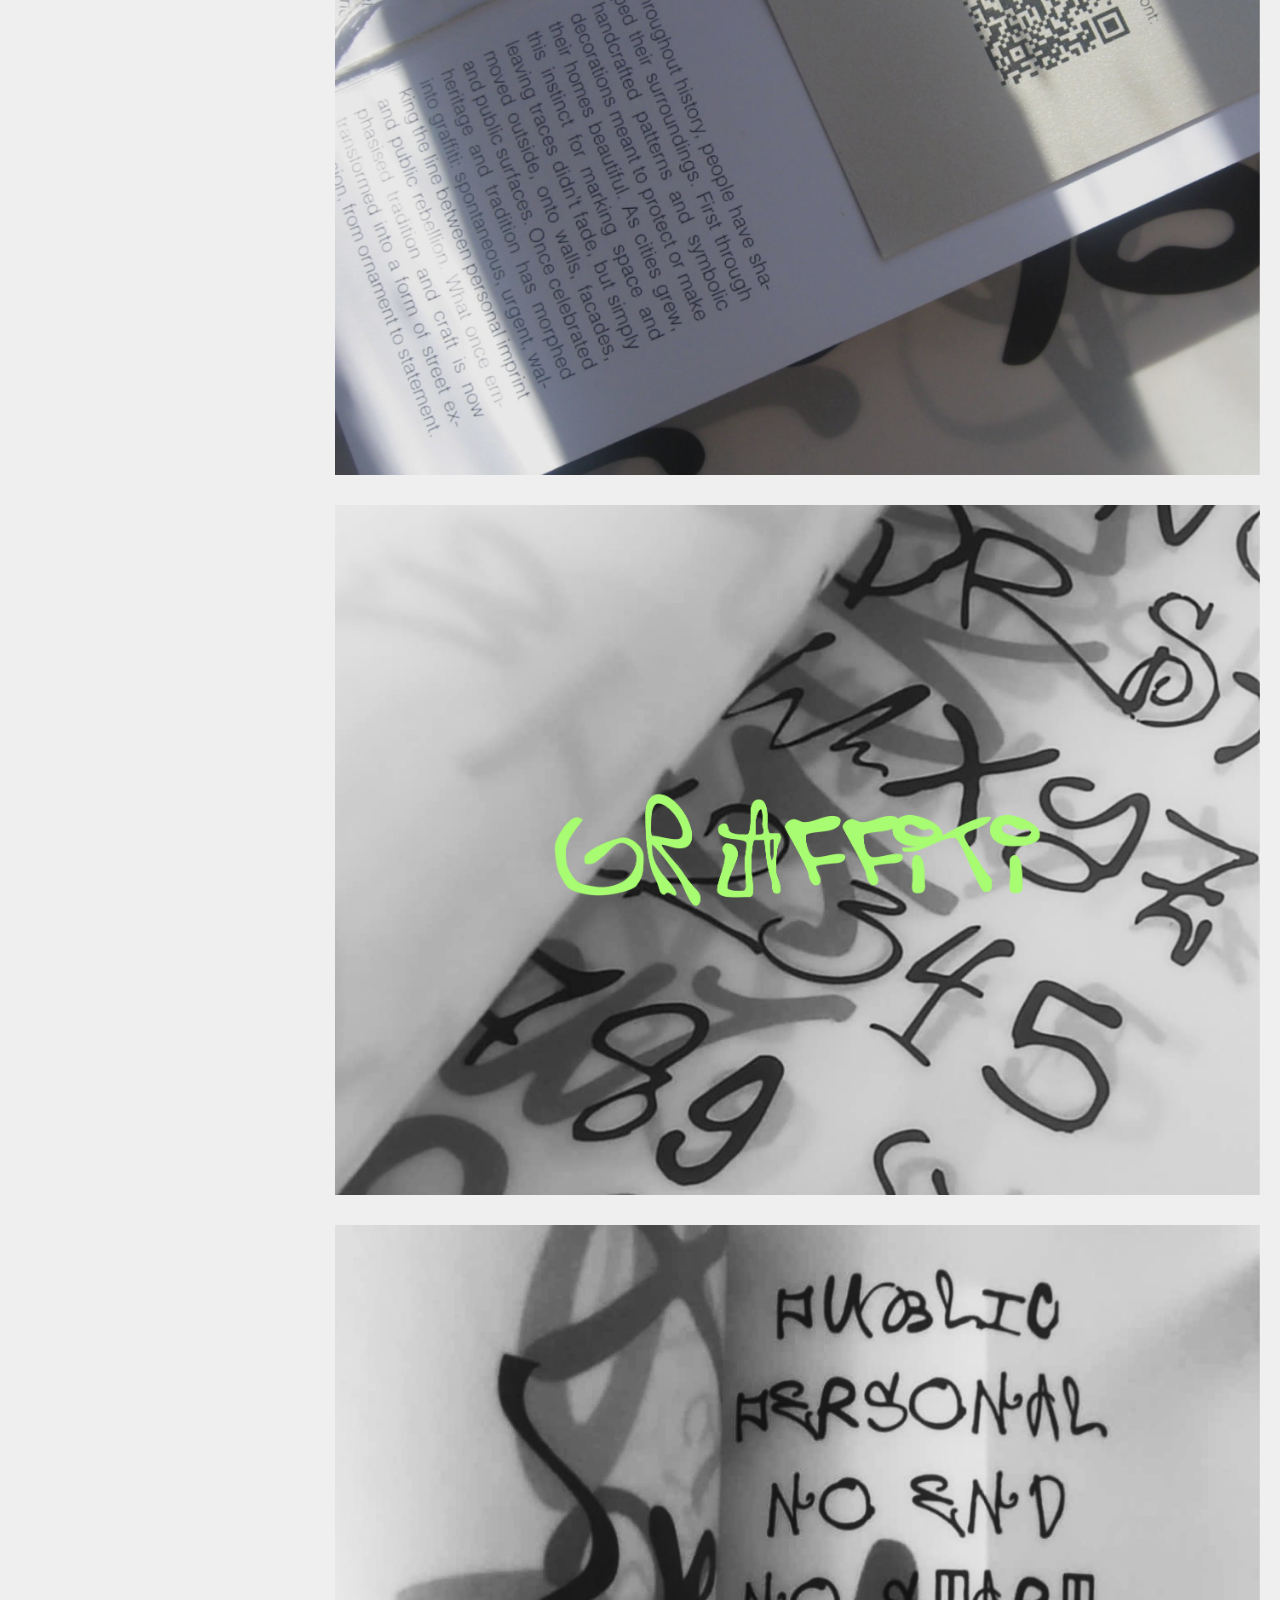
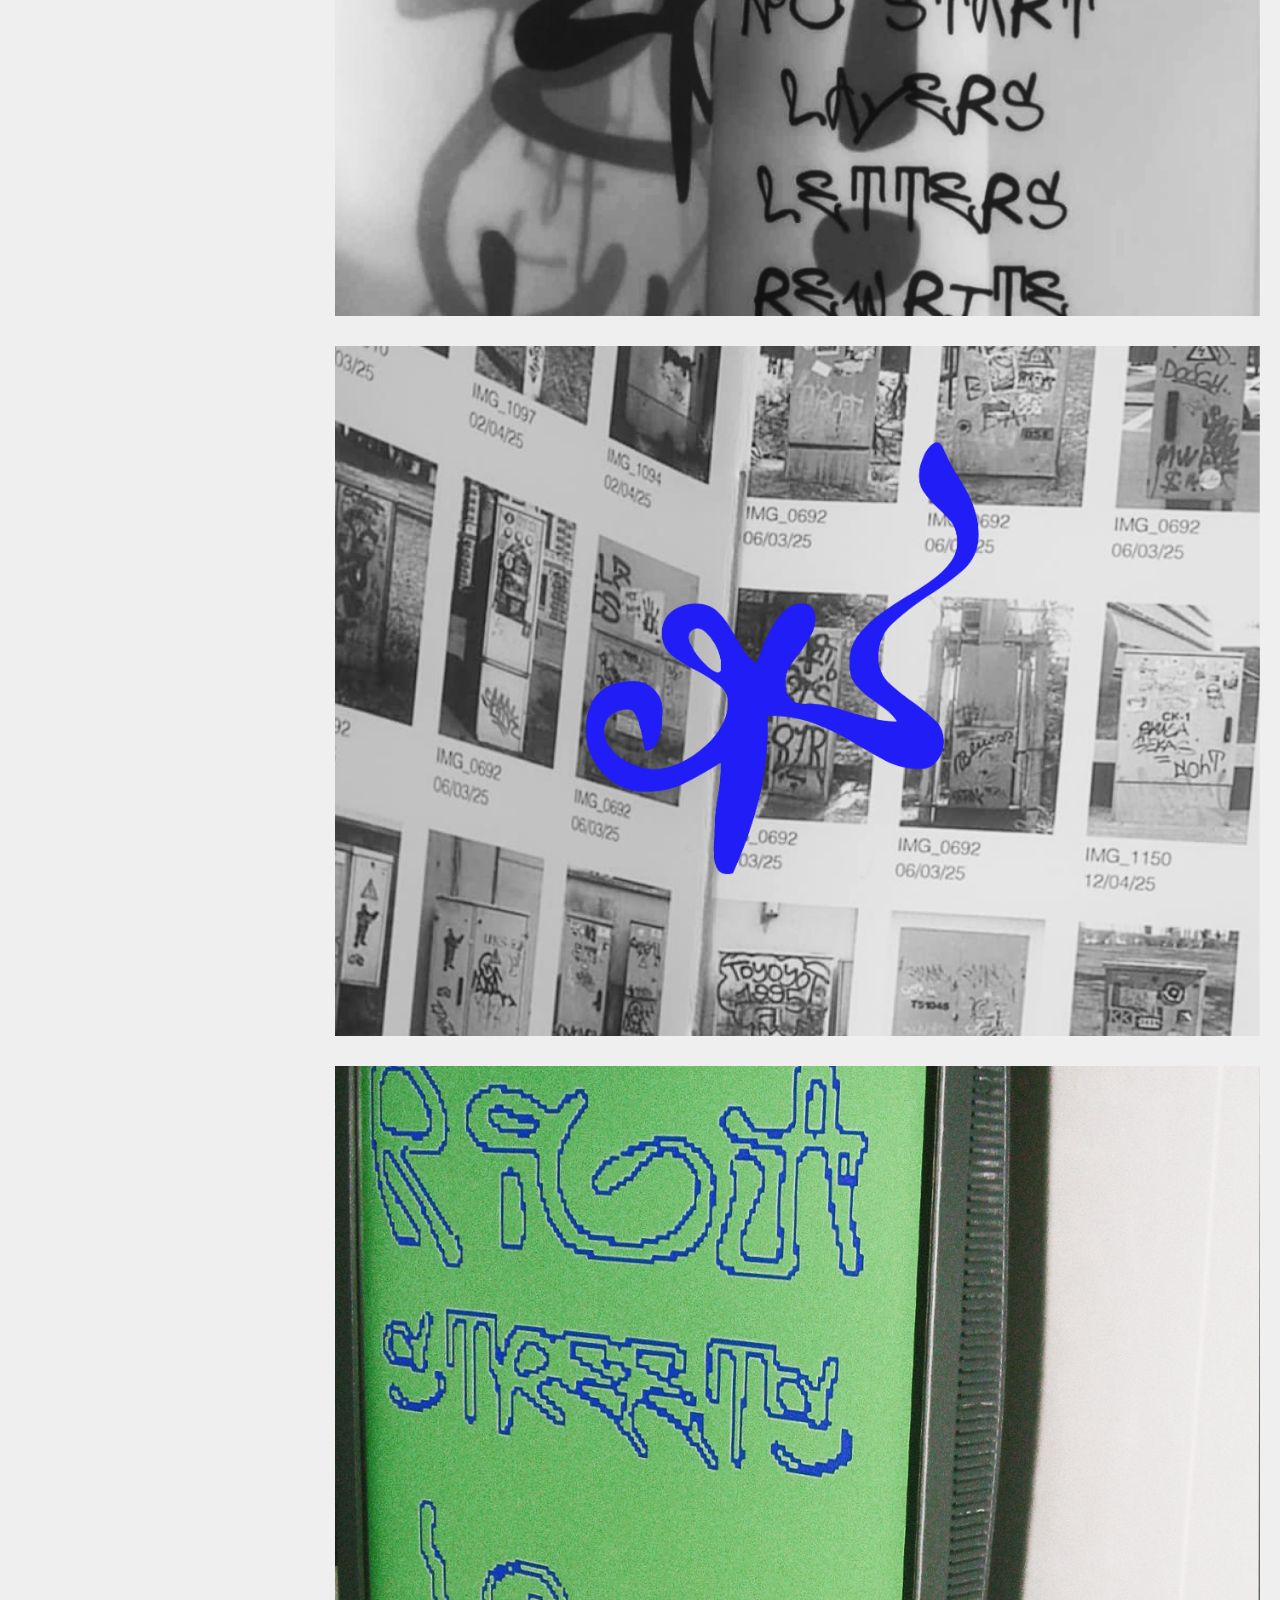
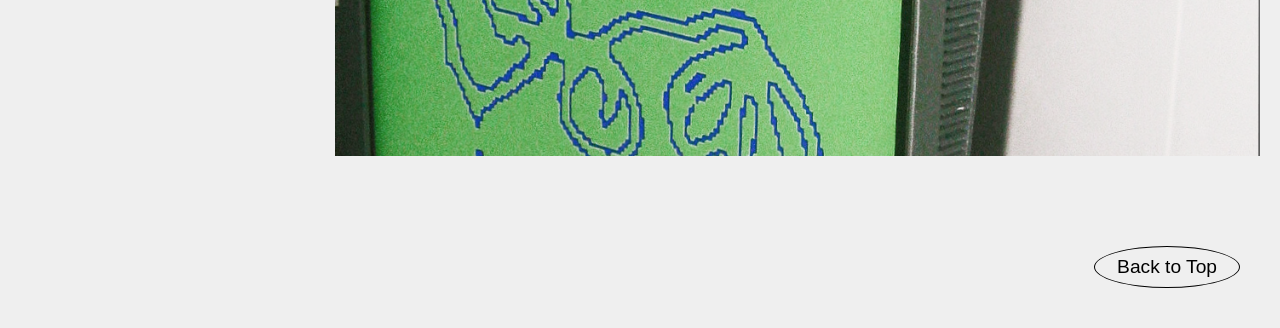
<file: riga.html>
﻿<!DOCTYPE html>
<html lang="cs">
<head>
    <meta charset="UTF-8">
    <meta http-equiv="X-UA-Compatible" content="IE=edge">
    <meta name="viewport" content="width=device-width, initial-scale=1.0">
    <title>Riga, 2025 — Detail Projektu</title>
    <link rel="stylesheet" href="style.css">

    <style>
        body {
            margin: 0;
        }

        /* MATEMATICKY PŘESNÉ ZAROVNÁNÍ S ODSTAVCEM */
        .subpage-pics {
            padding-top: 155px !important; /* Aktualizováno na 155px pro dokonalé lícování */
        }

        /* Na mobilech padá vše pod sebe, takže horní mezeru u fotek zrušíme */
        @media (max-width: 800px) {
            .subpage-pics {
                padding-top: 10px !important;
            }
        }
    </style>
</head>
<body>

    <div style="display: flex; justify-content: flex-end; padding: 20px 20px 0 0; clear: both;">
        <a href="index.html" class="back-to-top" style="position: static !important; float: none !important;">Home</a>
    </div>

    <div class="wrapper" id="top" style="padding-top: 20px;">

        <div class="row" style="align-items: flex-start;">

            <div class="col-3 description" style="padding-top: 20px; padding-right: 25px;">
                <h1 style="font-size: 2rem; margin-bottom: 15px; font-weight: normal;">Riga, 2025</h1>

                <p class="project-meta" style="font-size: 1.1rem; margin-bottom: 30px; color: #000000;">
                    variable typeface, zine, animation
                </p>

                <p class="project-status" style="font-size: 1.1rem; line-height: 1.4; color: #000000;">
                    Riga is an experimental graffiti-style typeface that was created over the course of 
                    four months by collecting and documenting graffiti in the streets around me during 
                    my stay in Riga as part of the Erasmus+ program. At first, I was just documenting, 
                    but the more I walked through the city, the more the project became something 
                    personal – a way to connect not only with the new city but also with its rhythm, chaos, voice, and 
                    traces of hundreds of anonymous citizen. This typeface is a way to capture these traces and transfer them into adifferent context
                    where they can be re–read and rewritten.
                    <br /><br />
                    Get Riga in Thin, Regular and Bold on my gumroad for free ツᝰ 
                </p>
                <br /><br />
                <p class="bio-links">
                    <a href="https://digitalfairyjpg.gumroad.com/">Gumroad</a>
                </p>
            </div>

            <div class="col-9 pics subpage-pics">
                <img src="Media/riga_02.png" alt="Proplétání - Detail 3" style="aspect-ratio: 2894 / 2160; object-fit: cover; margin-bottom: 30px; width: 100%; height: auto;" />

                <video src="Media/riga.mp4" autoplay loop muted playsinline style="aspect-ratio: 2894 / 2160; object-fit: cover; margin-bottom: 30px; width: 100%; height: auto;"></video>

                <img src="Media/riga_03.png" alt="Proplétání - Detail 3" style="aspect-ratio: 2894 / 2160; object-fit: cover; margin-bottom: 30px; width: 100%; height: auto;" />
                <img src="Media/riga_04.png" alt="Proplétání - Detail 3" style="aspect-ratio: 2894 / 2160; object-fit: cover; margin-bottom: 30px; width: 100%; height: auto;" />
                <img src="Media/riga_05.png" alt="Proplétání - Detail 3" style="aspect-ratio: 2894 / 2160; object-fit: cover; margin-bottom: 30px; width: 100%; height: auto;" />
                <img src="Media/riga_06.png" alt="Proplétání - Detail 3" style="aspect-ratio: 2894 / 2160; object-fit: cover; margin-bottom: 30px; width: 100%; height: auto;" />
                <img src="Media/riga_03.png" alt="Proplétání - Detail 3" style="aspect-ratio: 2894 / 2160; object-fit: cover; margin-bottom: 30px; width: 100%; height: auto;" />
                <img src="Media/riga_07.png" alt="Proplétání - Detail 3" style="aspect-ratio: 2894 / 2160; object-fit: cover; margin-bottom: 30px; width: 100%; height: auto;" />
                <img src="Media/riga_08.png" alt="Proplétání - Detail 3" style="aspect-ratio: 2894 / 2160; object-fit: cover; margin-bottom: 30px; width: 100%; height: auto;" />
                <img src="Media/riga_09.png" alt="Proplétání - Detail 3" style="aspect-ratio: 2894 / 2160; object-fit: cover; margin-bottom: 30px; width: 100%; height: auto;" />
                <img src="Media/riga_10.png" alt="Proplétání - Detail 3" style="aspect-ratio: 2894 / 2160; object-fit: cover; margin-bottom: 30px; width: 100%; height: auto;" />
            </div>

        </div>

    </div>

    <div style="display: flex; justify-content: flex-end; padding: 40px 20px 20px 0; clear: both;">
        <a href="#top" class="back-to-top" style="position: static !important; float: none !important;">Back to Top</a>
    </div>

</body>
</html>
</file>
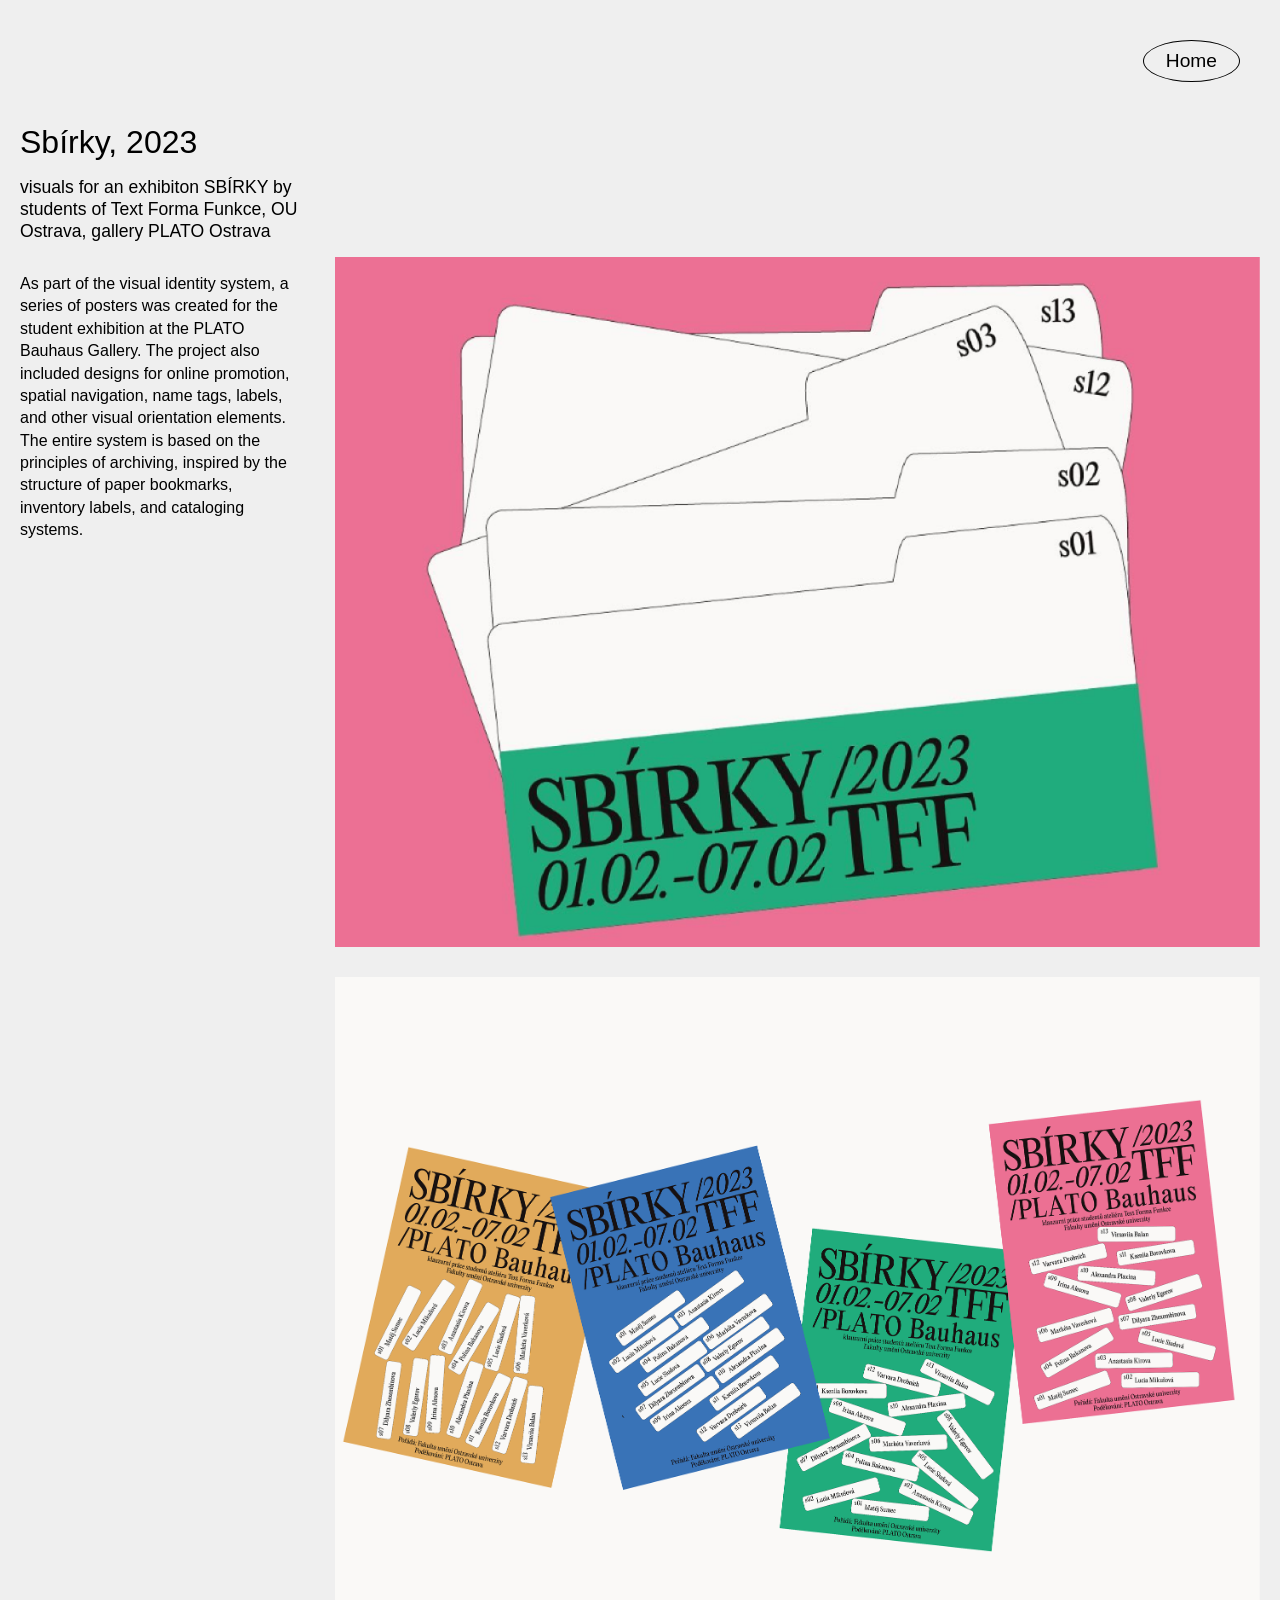
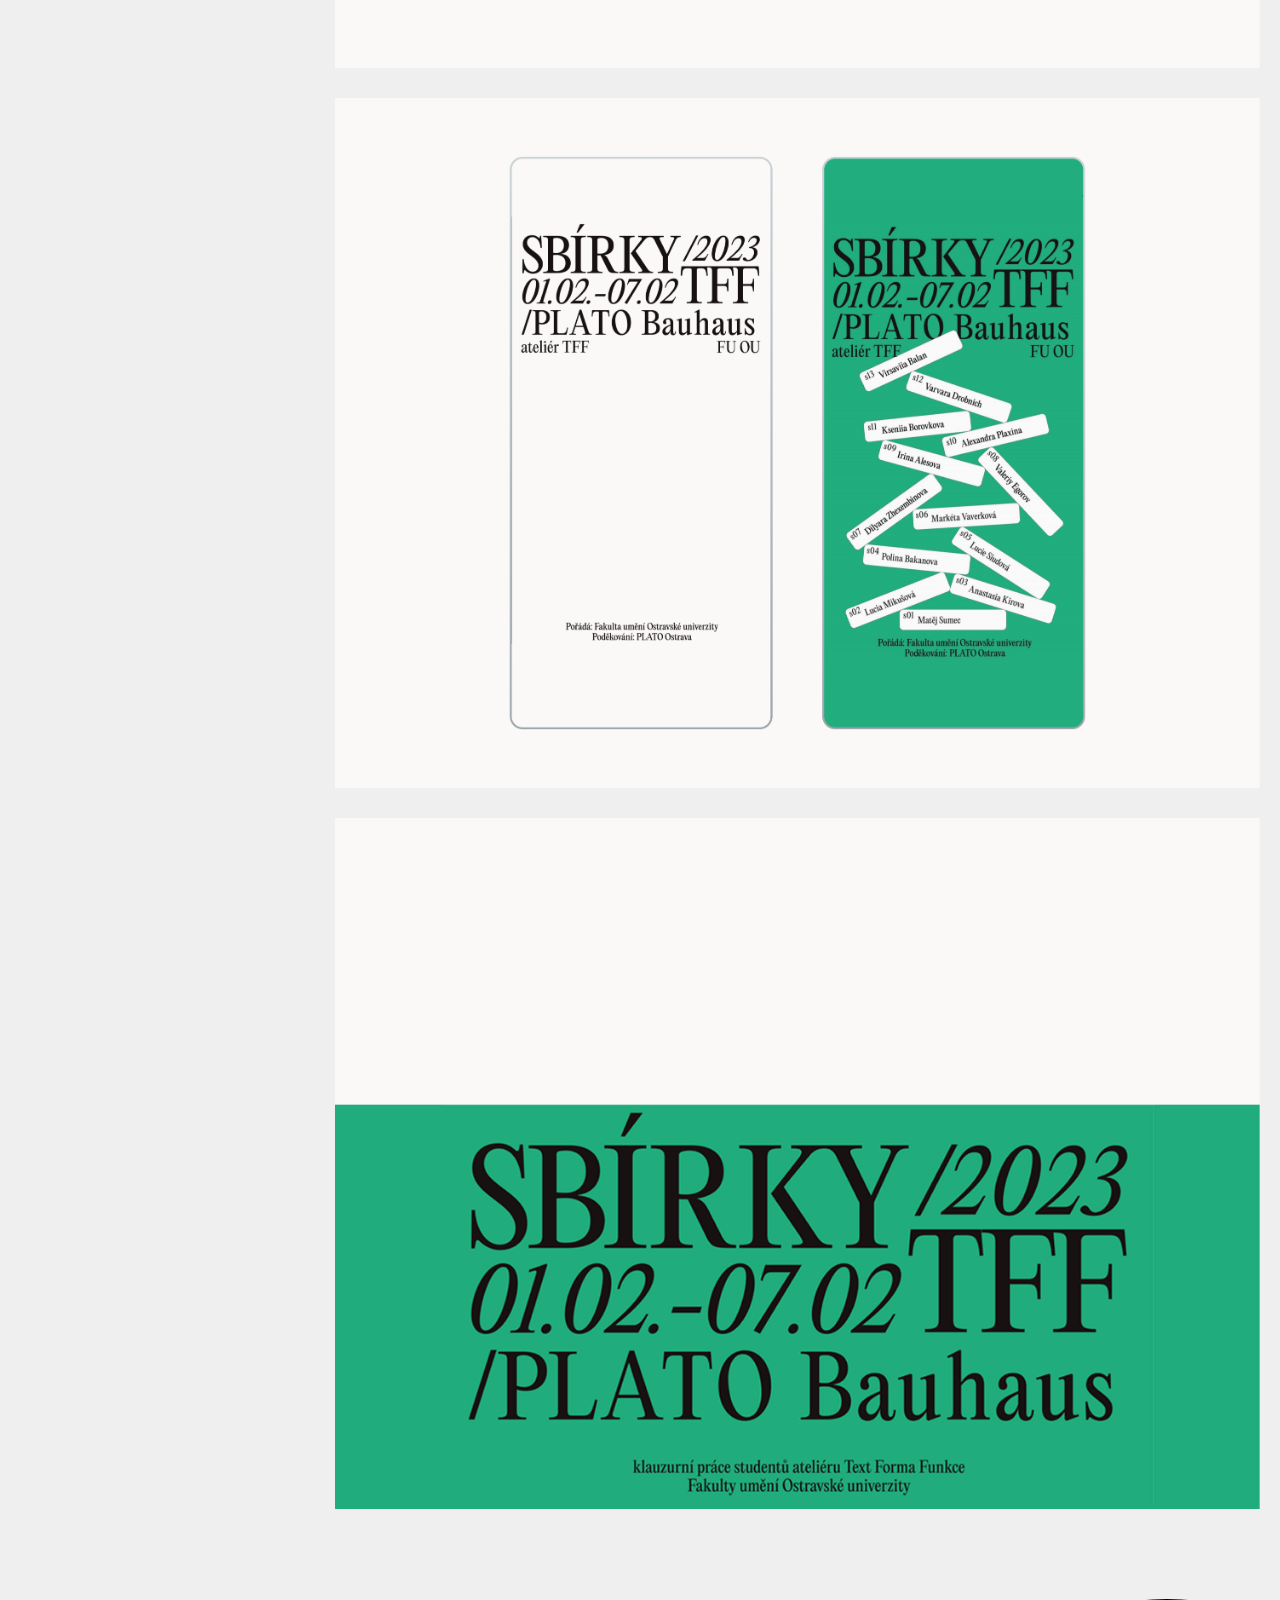
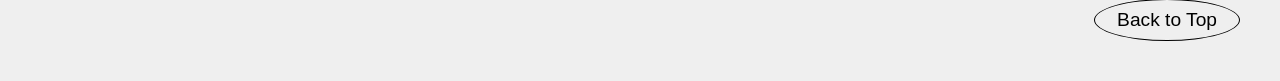
<file: sbirky.html>
﻿<!DOCTYPE html>
<html lang="cs">
<head>
    <meta charset="UTF-8">
    <meta http-equiv="X-UA-Compatible" content="IE=edge">
    <meta name="viewport" content="width=device-width, initial-scale=1.0">
    <title>Sbírky, 2023 — Detail Projektu</title>
    <link rel="stylesheet" href="style.css">

    <style>
        body {
            margin: 0;
        }

        /* MATEMATICKY PŘESNÉ ZAROVNÁNÍ S ODSTAVCEM */
        .subpage-pics {
            padding-top: 155px !important; /* Aktualizováno na 155px pro dokonalé lícování */
        }

        /* Na mobilech padá vše pod sebe, takže horní mezeru u fotek zrušíme */
        @media (max-width: 800px) {
            .subpage-pics {
                padding-top: 10px !important;
            }
        }
    </style>
</head>
<body>

    <div style="display: flex; justify-content: flex-end; padding: 20px 20px 0 0; clear: both;">
        <a href="index.html" class="back-to-top" style="position: static !important; float: none !important;">Home</a>
    </div>

    <div class="wrapper" id="top" style="padding-top: 20px;">

        <div class="row" style="align-items: flex-start;">

            <div class="col-3 description" style="padding-top: 20px; padding-right: 25px;">
                <h1 style="font-size: 2rem; margin-bottom: 15px; font-weight: normal;">Sbírky, 2023</h1>

                <p class="project-meta" style="font-size: 1.1rem; margin-bottom: 30px; color: #000000;">
                    visuals for an exhibiton SBÍRKY by students of Text Forma Funkce, OU Ostrava, gallery PLATO Ostrava
                </p>

                <p class="project-status" style="font-size: 1.1rem; line-height: 1.4; color: #000000;">
                    As part of the visual identity system, a series of posters was created for the student 
                    exhibition at the PLATO Bauhaus Gallery. The project also included designs for online promotion, 
                    spatial navigation, name tags, labels, and other visual orientation elements. 
                    The entire system is based on the principles of archiving, inspired by the structure 
                    of paper bookmarks, inventory labels, and cataloging systems.
                </p>
            </div>

            <div class="col-9 pics subpage-pics">
                <img src="Media/sbirky_01.png" alt="Proplétání - Detail 1" style="aspect-ratio: 2894 / 2160; object-fit: cover; margin-bottom: 30px; width: 100%; height: auto;" />
                <img src="Media/sbirky_02.png" alt="Proplétání - Detail 2" style="aspect-ratio: 2894 / 2160; object-fit: cover; margin-bottom: 30px; width: 100%; height: auto;" />
                <img src="Media/sbirky_03.png" alt="Proplétání - Detail 3" style="aspect-ratio: 2894 / 2160; object-fit: cover; margin-bottom: 30px; width: 100%; height: auto;" />
                <img src="Media/sbirky_04.png" alt="Proplétání - Detail 3" style="aspect-ratio: 2894 / 2160; object-fit: cover; margin-bottom: 30px; width: 100%; height: auto;" />
            </div>

        </div>

    </div>

    <div style="display: flex; justify-content: flex-end; padding: 40px 20px 20px 0; clear: both;">
        <a href="#top" class="back-to-top" style="position: static !important; float: none !important;">Back to Top</a>
    </div>

</body>
</html>
</file>
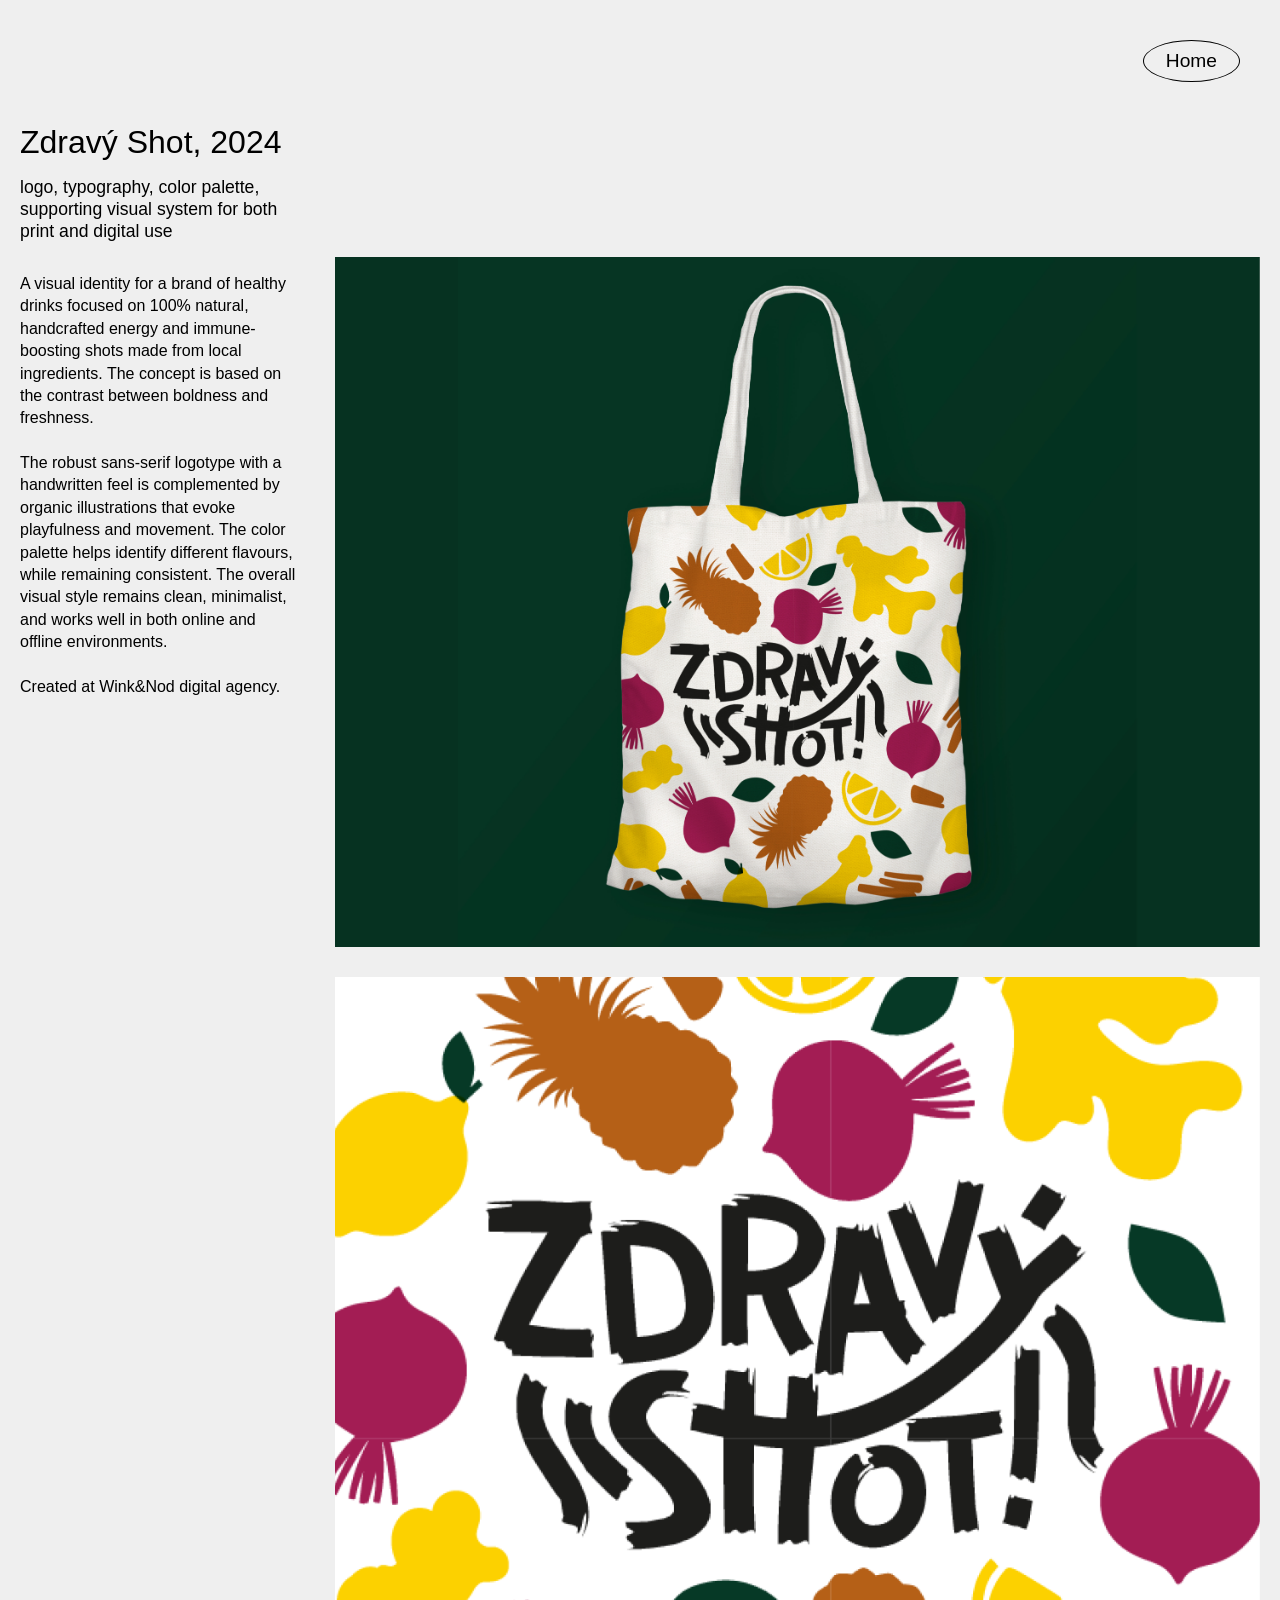
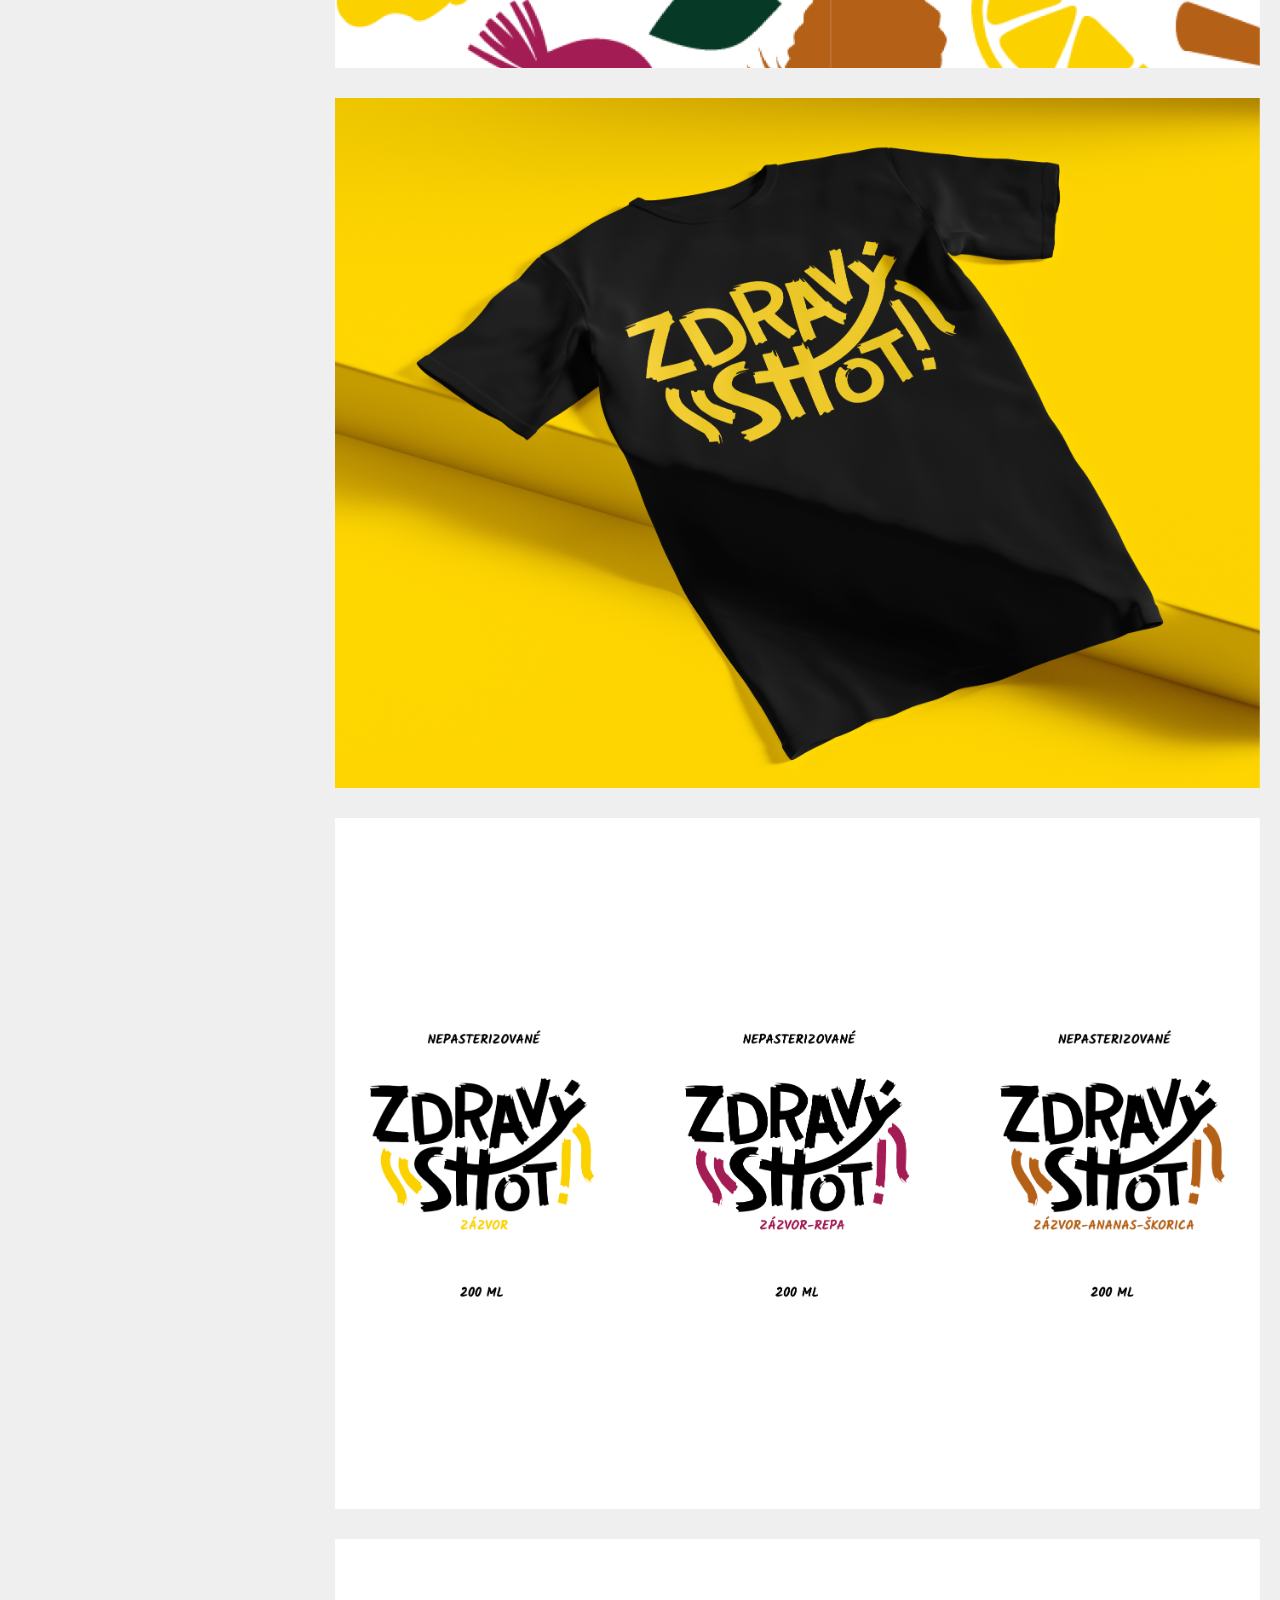
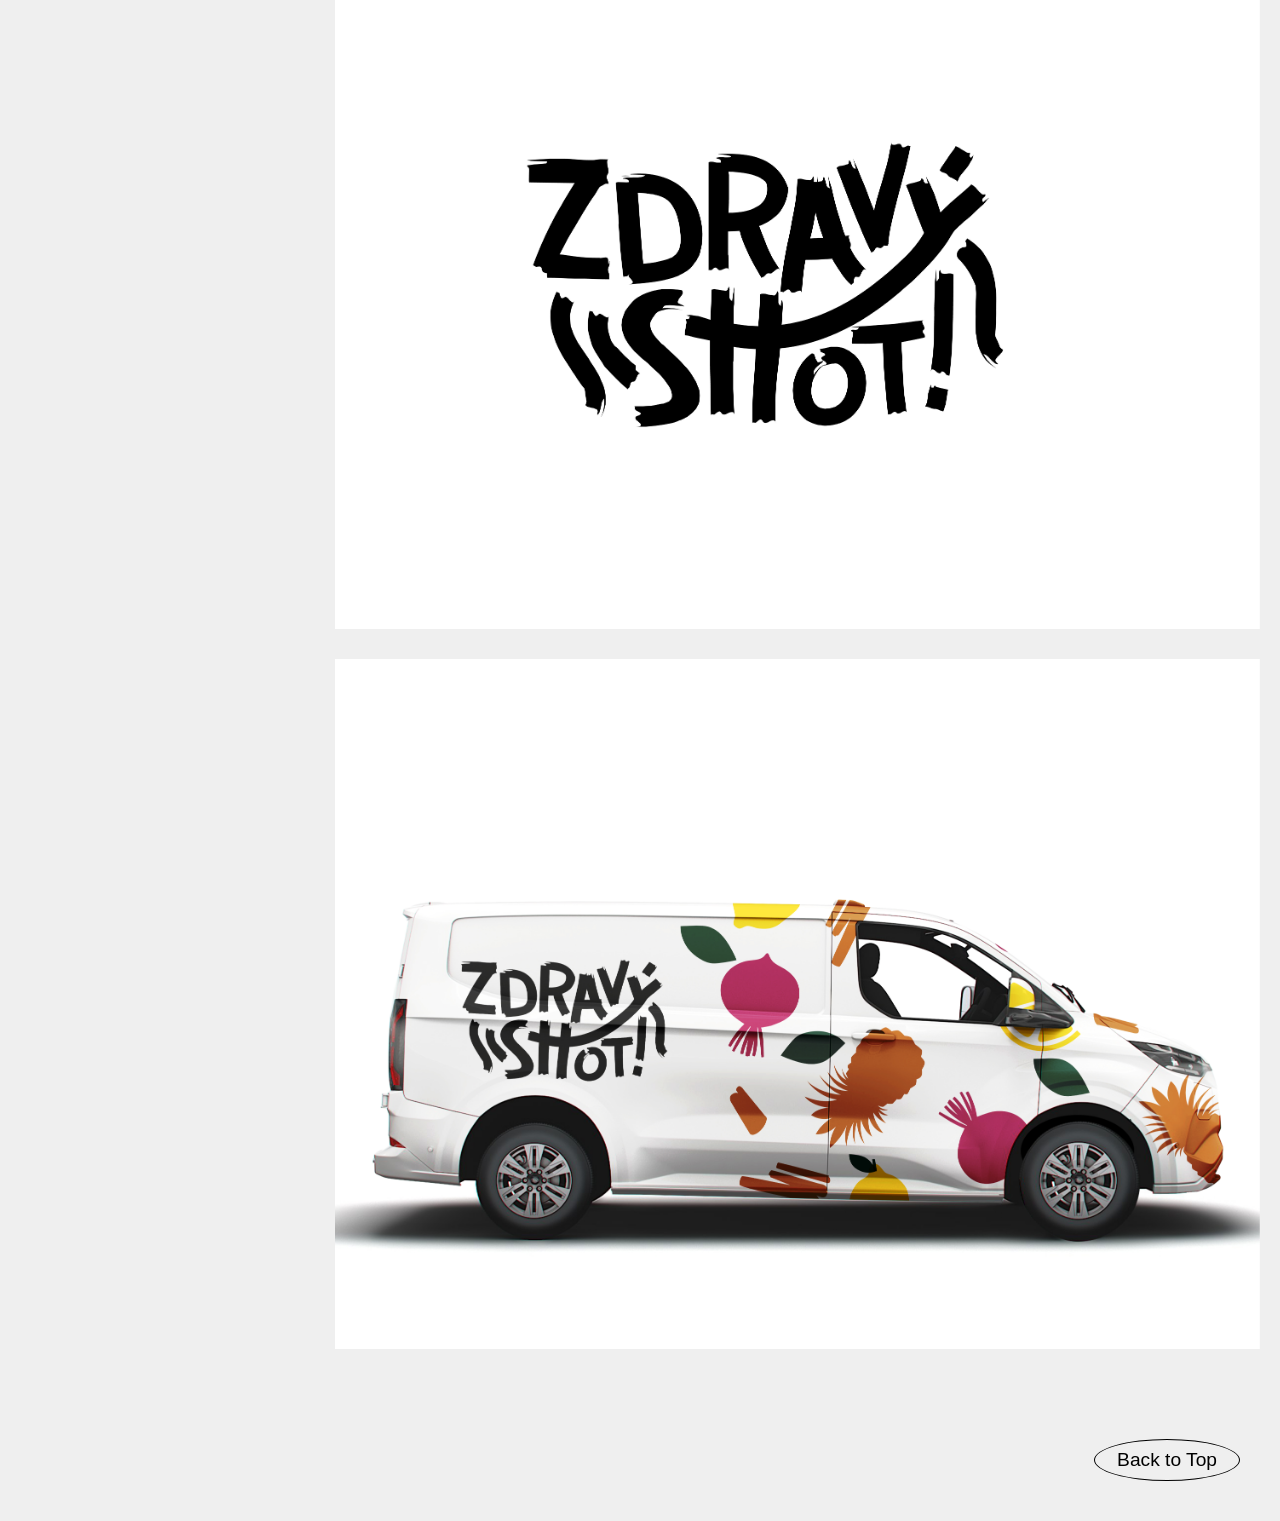
<file: zdravyshot.html>
﻿<!DOCTYPE html>
<html lang="cs">
<head>
    <meta charset="UTF-8">
    <meta http-equiv="X-UA-Compatible" content="IE=edge">
    <meta name="viewport" content="width=device-width, initial-scale=1.0">
    <title>Zdravý Shot, 2024 — Detail Projektu</title>
    <link rel="stylesheet" href="style.css">

    <style>
        body {
            margin: 0;
        }

        /* MATEMATICKY PŘESNÉ ZAROVNÁNÍ S ODSTAVCEM */
        .subpage-pics {
            padding-top: 155px !important; /* Aktualizováno na 155px pro dokonalé lícování */
        }

        /* Na mobilech padá vše pod sebe, takže horní mezeru u fotek zrušíme */
        @media (max-width: 800px) {
            .subpage-pics {
                padding-top: 10px !important;
            }
        }
    </style>
</head>
<body>

    <!-- HOME TLAČÍTKO: Bezpečně vpravo nahoře bez levitace přes text -->
    <div style="display: flex; justify-content: flex-end; padding: 20px 20px 0 0; clear: both;">
        <a href="index.html" class="back-to-top" style="position: static !important; float: none !important;">Home</a>
    </div>

    <div class="wrapper" id="top" style="padding-top: 20px;">

        <div class="row" style="align-items: flex-start;">

            <div class="col-3 description" style="padding-top: 20px; padding-right: 25px;">
                <h1 style="font-size: 2rem; margin-bottom: 15px; font-weight: normal;">Zdravý Shot, 2024</h1>

                <p class="project-meta" style="font-size: 1.1rem; margin-bottom: 30px; color: #000000;">
                    logo, typography, color palette, supporting visual system for both print and digital use
                </p>

                <p class="project-status" style="font-size: 1.1rem; line-height: 1.4; color: #000000;">
                    A visual identity for a brand of healthy drinks focused on 100% natural, handcrafted energy and 
                    immune-boosting shots made from local ingredients. The concept is based on the contrast between boldness 
                    and freshness. 
                    <br /><br />
                    The robust sans-serif logotype with a handwritten feel is complemented by organic illustrations 
                    that evoke playfulness and movement. The color palette helps identify different flavours, while remaining consistent. 
                    The overall visual style remains clean, minimalist, and works well in both online and offline environments.
                    <br /><br />
                    Created at Wink&Nod digital agency.
                </p>
            </div>

            <div class="col-9 pics subpage-pics">
                <img src="Media/zdravyshot_01.png" alt="Proplétání - Detail 1" style="aspect-ratio: 2894 / 2160; object-fit: cover; margin-bottom: 30px; width: 100%; height: auto;" />
                <img src="Media/zdravyshot_02.png" alt="Proplétání - Detail 2" style="aspect-ratio: 2894 / 2160; object-fit: cover; margin-bottom: 30px; width: 100%; height: auto;" />
                <img src="Media/zdravyshot_03.png" alt="Proplétání - Detail 3" style="aspect-ratio: 2894 / 2160; object-fit: cover; margin-bottom: 30px; width: 100%; height: auto;" />
                <img src="Media/zdravyshot_04.png" alt="Proplétání - Detail 3" style="aspect-ratio: 2894 / 2160; object-fit: cover; margin-bottom: 30px; width: 100%; height: auto;" />
                <img src="Media/zdravyshot_05.png" alt="Proplétání - Detail 3" style="aspect-ratio: 2894 / 2160; object-fit: cover; margin-bottom: 30px; width: 100%; height: auto;" />
                <img src="Media/zdravyshot_06.png" alt="Proplétání - Detail 3" style="aspect-ratio: 2894 / 2160; object-fit: cover; margin-bottom: 30px; width: 100%; height: auto;" />
            </div>

        </div>

    </div>

    <!-- BACK TO TOP TLAČÍTKO: Bezpečně až pod fotkami vpravo dole bez levitace -->
    <div style="display: flex; justify-content: flex-end; padding: 40px 20px 20px 0; clear: both;">
        <a href="#top" class="back-to-top" style="position: static !important; float: none !important;">Back to Top</a>
    </div>

</body>
</html>
</file>
<file: style.css>
/* Globální reset */
* {
    margin: 0;
    padding: 0;
    box-sizing: border-box;
}

html {
    scroll-behavior: smooth; /* Plynulý posun na kliknutí "Back to top" */
}

body {
    background-color: #efefef;
    color: #000000;
    /* Postupná hierarchie fontů s prioritou pro Helveticu */
    font-family: "Helvetica Neue", Helvetica, Arial, sans-serif;
    font-size: 16px;
    line-height: 1.25;
    padding: 20px;
    -webkit-font-smoothing: antialiased;
    -moz-osx-font-smoothing: grayscale;
}

/* Obalový prvek */
.wrapper {
    width: 100%;
    max-width: 100%;
    margin: 0 auto;
}

/* Fixní navigace "Back to Top" v pravém dolním rohu – přesný design bio tlačítek */
.back-to-top {
    position: fixed;
    bottom: 20px;
    right: 20px;
    z-index: 1000;

    /* Přesný design podle .bio-links a */
    display: inline-flex;
    align-items: center;
    justify-content: center;
    padding: 8px 22px;
    border: 1px solid #000000;
    border-radius: 50%; /* Vytvoří totožnou elipsu */
    color: #000000;
    text-decoration: none;
    font-size: 1.2rem;
    white-space: nowrap;
    background-color: #efefef; /* Sjednocené šedé pozadí webu */
    transition: background-color 0.15s ease, color 0.15s ease;
}

/* Přesný hover efekt podle .bio-links a:hover */
.back-to-top:hover {
    background-color: #000000;
    color: #ffffff;
}

/* Černá dělící čára mezi projekty */
.grid-line {
    border: none;
    border-top: 1px solid #000000;
    margin: 15px 0;
}

/* Mřížkový systém (Grid / Flexbox) */
.row {
    display: flex;
    flex-wrap: wrap;
    margin-left: -10px;
    margin-right: -10px;
}

/* Společný základ pro sloupce */
.col-3, .col-6, .col-9 {
    padding-left: 10px;
    padding-right: 10px;
    margin-bottom: 20px;
}

/* Šířky sloupců (Základ pro desktop) */
.col-3 {
    flex: 0 0 25%;
    max-width: 25%;
}

.col-6 {
    flex: 0 0 50%;
    max-width: 50%;
}

.col-9 {
    flex: 0 0 75%;
    max-width: 75%;
}

/* Úvodní BIO sekce */
.bio-row {
    padding-top: 20px;
    margin-bottom: 40px;
}

.bio-text {
    font-size: 1.5rem !important;
    line-height: 1.3;
    margin-bottom: 25px;
}

/* Stylování oválných odkazů v BIO sekci */
.bio-links {
    display: flex;
    align-items: center;
    gap: 10px;
    flex-wrap: wrap;
}

.bio-links a {
    display: inline-flex;
    align-items: center;
    justify-content: center;
    padding: 8px 22px;
    border: 1px solid #000000;
    border-radius: 50%; /* Vytvoří elipsu */
    color: #000000;
    text-decoration: none;
    font-size: 1.2rem;
    white-space: nowrap;
    transition: background-color 0.15s ease, color 0.15s ease;
}

.bio-links a:hover {
    background-color: #000000;
    color: #ffffff;
}

.inline-gif {
    height: 35px;
    width: auto;
    margin-left: 10px;
}

/* Stylování textů v popiscích projektů */
.description h1 {
    font-size: 1.4rem;
    font-weight: normal;
    margin-bottom: 8px;
    text-transform: none;
}

.description p {
    font-size: 1.2rem;
    color: #000000;
}

.project-meta {
    color: #000000;
}

.project-status {
    font-size: 1rem !important;
}

/* Speciální třída pro patkové kurzivní písmo */
.serif-italic {
    font-family: Georgia, serif;
    font-style: italic;
}

/* Odkazy uvnitř velkých projektů */
.project-link {
    color: #000000;
    font-size: 1.1rem;
}

/* DYNAMICKÉ OBRÁZKY (UZAMČENÉ PROPORCE PODLE NÁKRESU) */
.pics img {
    width: 100%;
    height: auto; /* Výška se dopočítává dynamicky dle poměru stran */
    object-fit: cover; /* Čistý ořez bez deformace */
    display: block;
}

/* Proporce pro 3 fotky vedle sebe (nebo užší fotku u verze se 2 fotkami) */
.col-3.pics img {
    aspect-ratio: 938 / 1080;
}

/* Proporce pro širší fotku u verze se 2 fotkami */
.col-6.pics img {
    aspect-ratio: 1912 / 1080;
}

/* Proporce pro 1 obří panoramatickou fotku */
.col-9.pics img {
    aspect-ratio: 2894 / 1080;
}

/* --- ARCHIVNÍ SEKCE (KOMPAKTNÍ SEZNAM) --- */

/* Řádek v archivu */
.archive-row {
    align-items: center;
    margin-bottom: 0;
}

/* Název projektu v archivu */
.archive-meta h2 {
    font-size: 1.15rem;
    font-weight: normal;
    margin-bottom: 2px;
}

/* Popisky pod názvem v archivu */
.archive-meta .project-meta {
    font-size: 1rem;
    color: #000000;
}

/* Kontejner pro malé miniatury */
.archive-pics {
    display: flex;
    gap: 8px;
    align-items: center;
}

/* Sjednocení velikosti pro miniatury v archivu */
.archive-pics img {
    width: 80px; /* Fixní šířka */
    height: 55px; /* Fixní výška */
    object-fit: cover; /* Oříznutí bez roztažení */
    display: block;
}

/* Odkazy "More" v archivu */
.archive-link a {
    color: #000000;
    font-size: 1.05rem;
    text-decoration: underline;
}

.archive-link a:hover {
    text-decoration: none;
}

/* --- SEKCE CV A EMAIL --- */
.cv-row {
    margin-top: 20px;
    margin-bottom: 60px;
}

.cv-link {
    color: #000000;
    font-size: 1.2rem;
    text-decoration: underline;
    font-weight: normal;
}

.cv-link:hover {
    text-decoration: underline;
}

.email-text {
    color: #000000;
    font-size: 1.2rem;
    cursor: text;
}


/* --- RESPONSIVITA (Sloučení mobilní verze pro celý web) --- */
@media (max-width: 768px) {
    body {
        padding: 15px;
    }

    /* KONTROLNÍ POJISTKA PRO TLAČÍTKO DOLE */
    .back-to-top {
        position: fixed !important;
        bottom: 20px !important;
        top: auto !important;
        right: 20px !important;
    }

    /* Na mobilu se všechny sloupce roztáhnou na 100% šířky pod sebe */
    .col-3, .col-6, .col-9 {
        flex: 0 0 100%;
        max-width: 100%;
    }

    .bio-text {
        font-size: 1.25rem !important;
    }

    .description h1 {
        font-size: 1.25rem;
    }

    .archive-row {
        flex-direction: column;
        align-items: flex-start;
        gap: 8px;
        padding-bottom: 10px;
    }

    .archive-pics {
        margin: 5px 0;
    }
}
</file>
